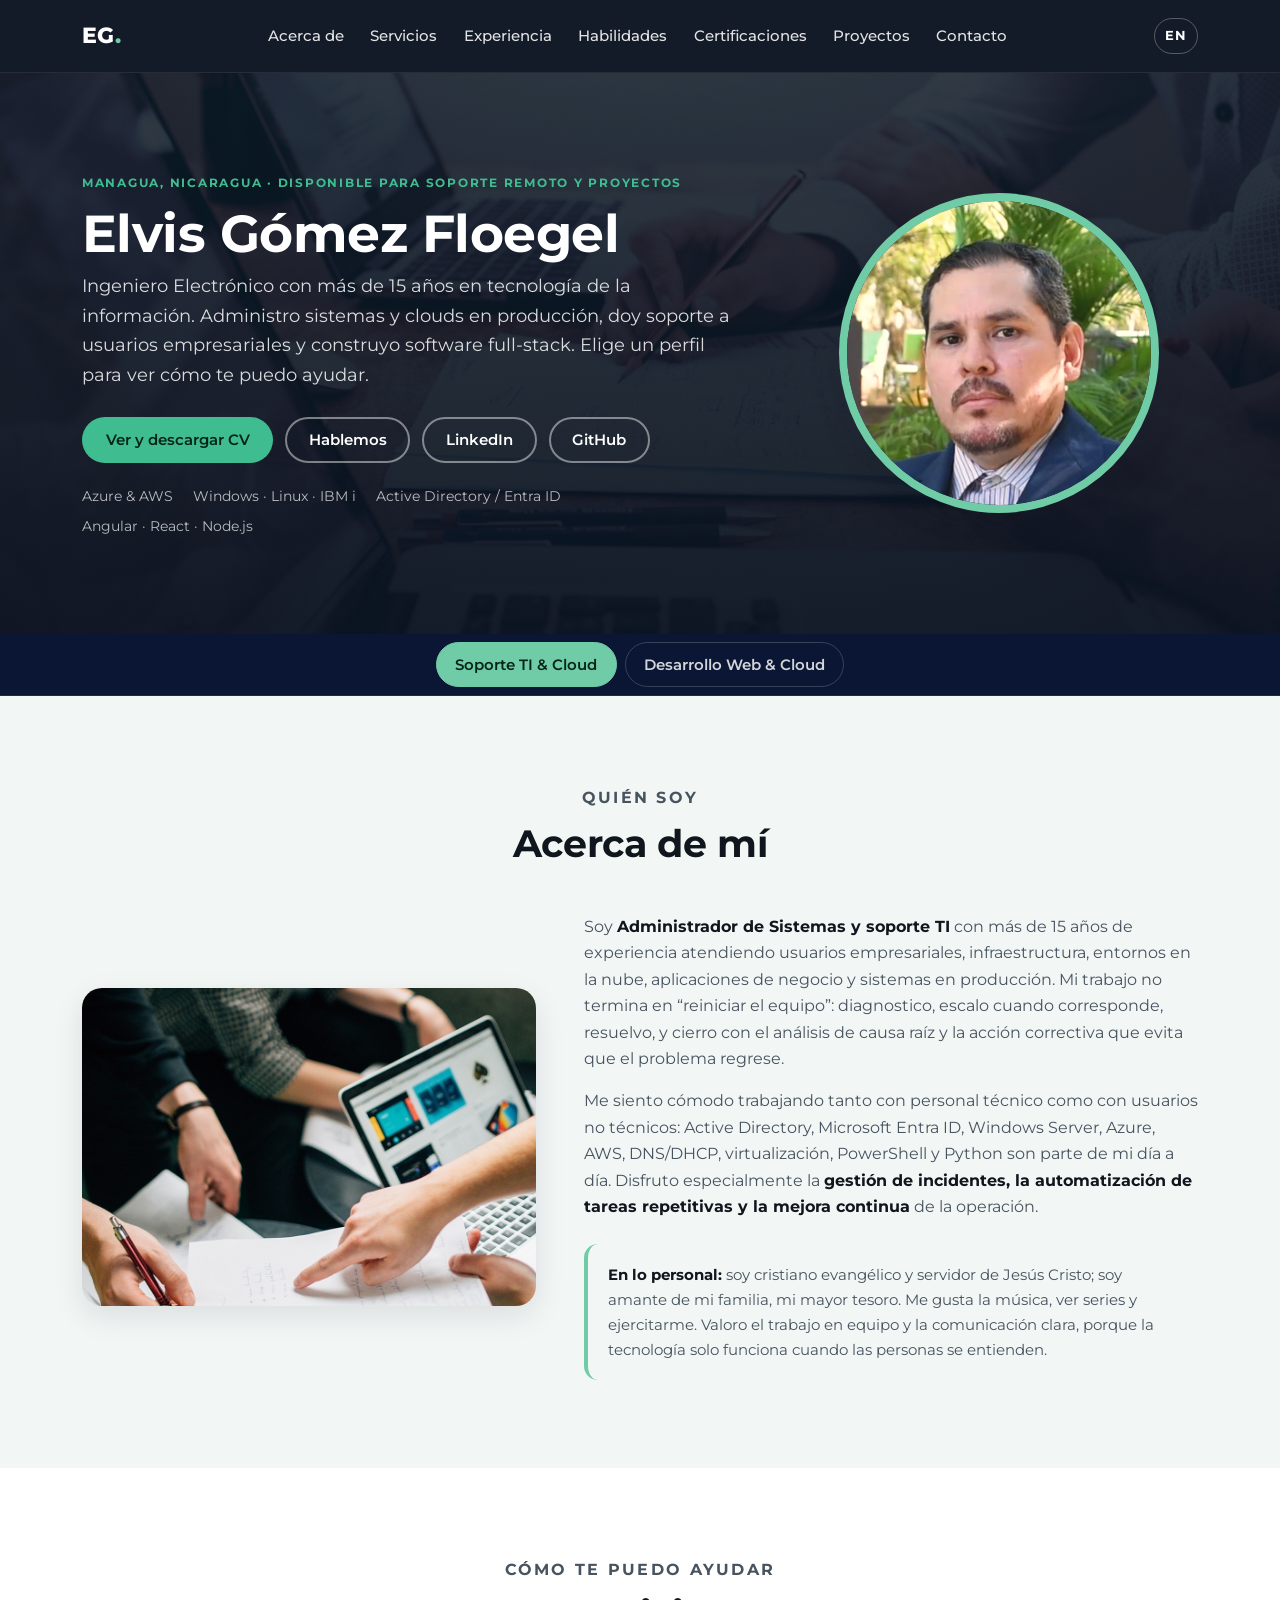
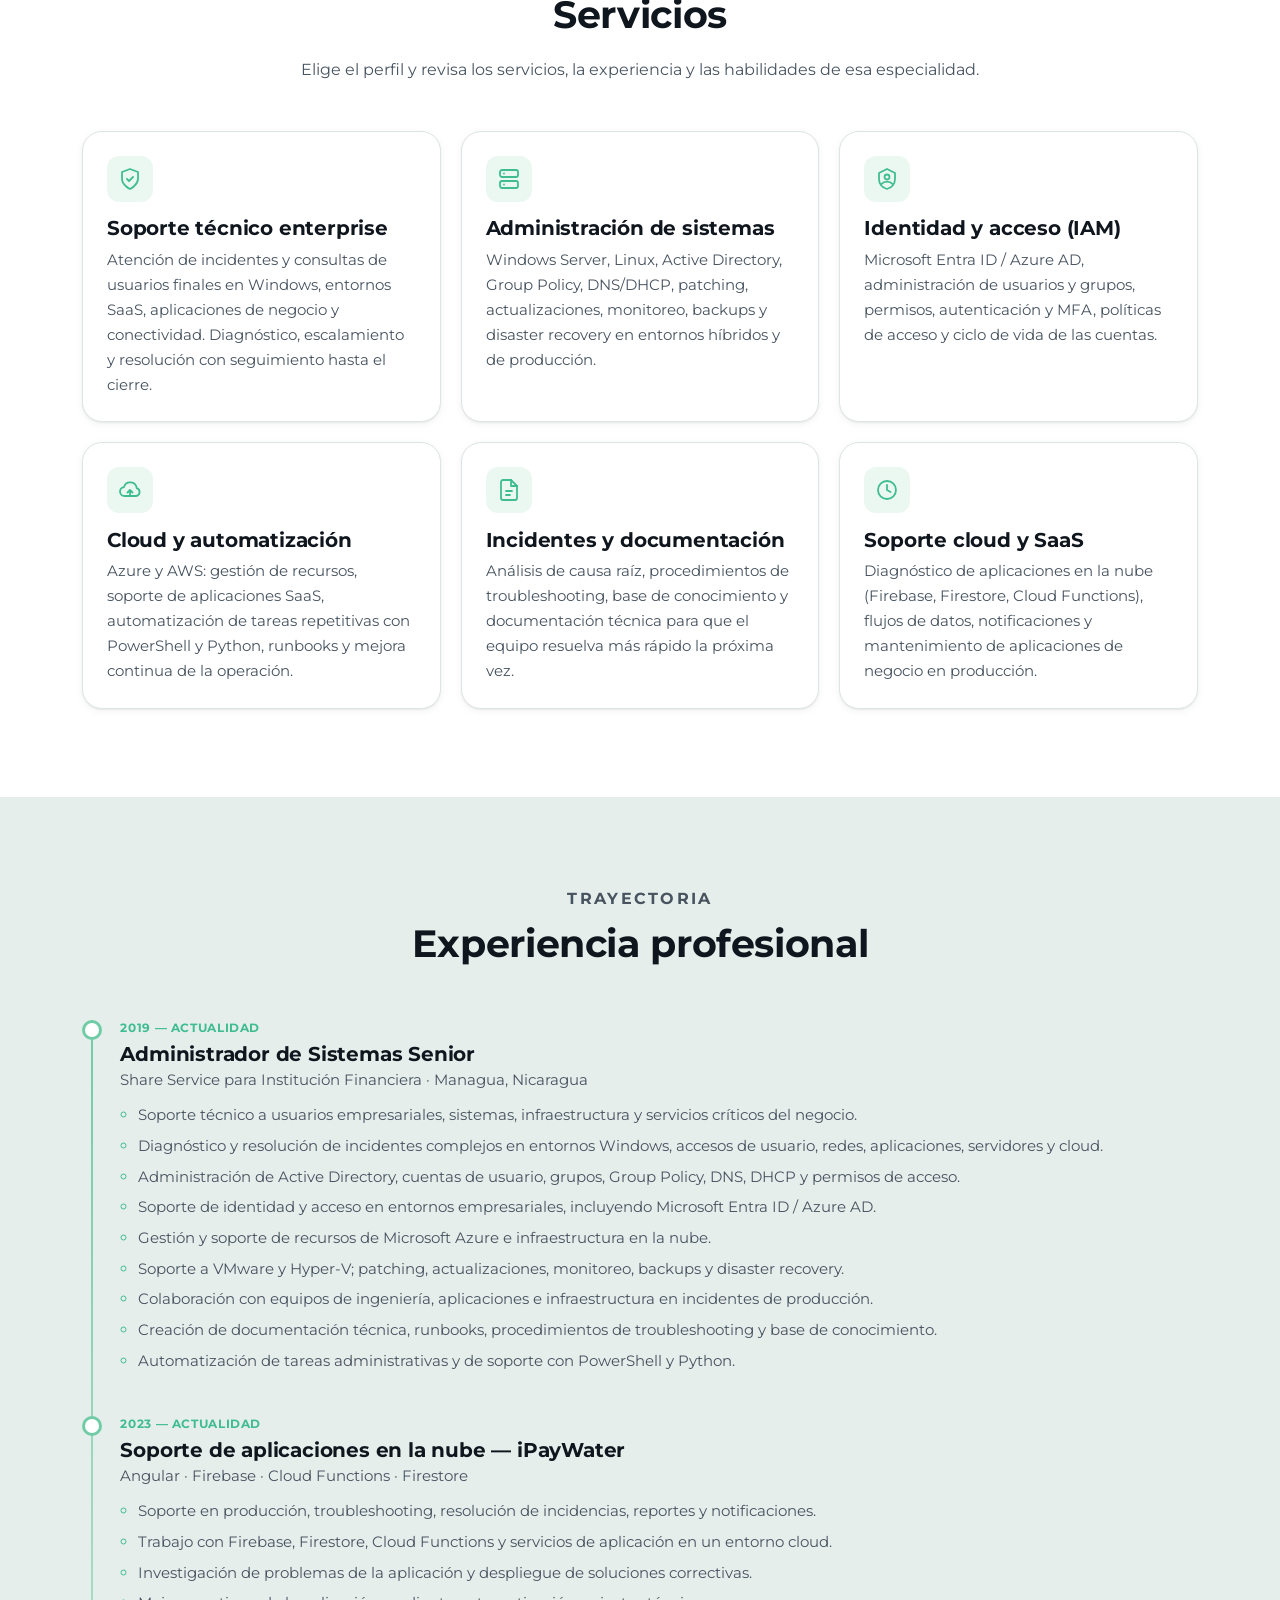
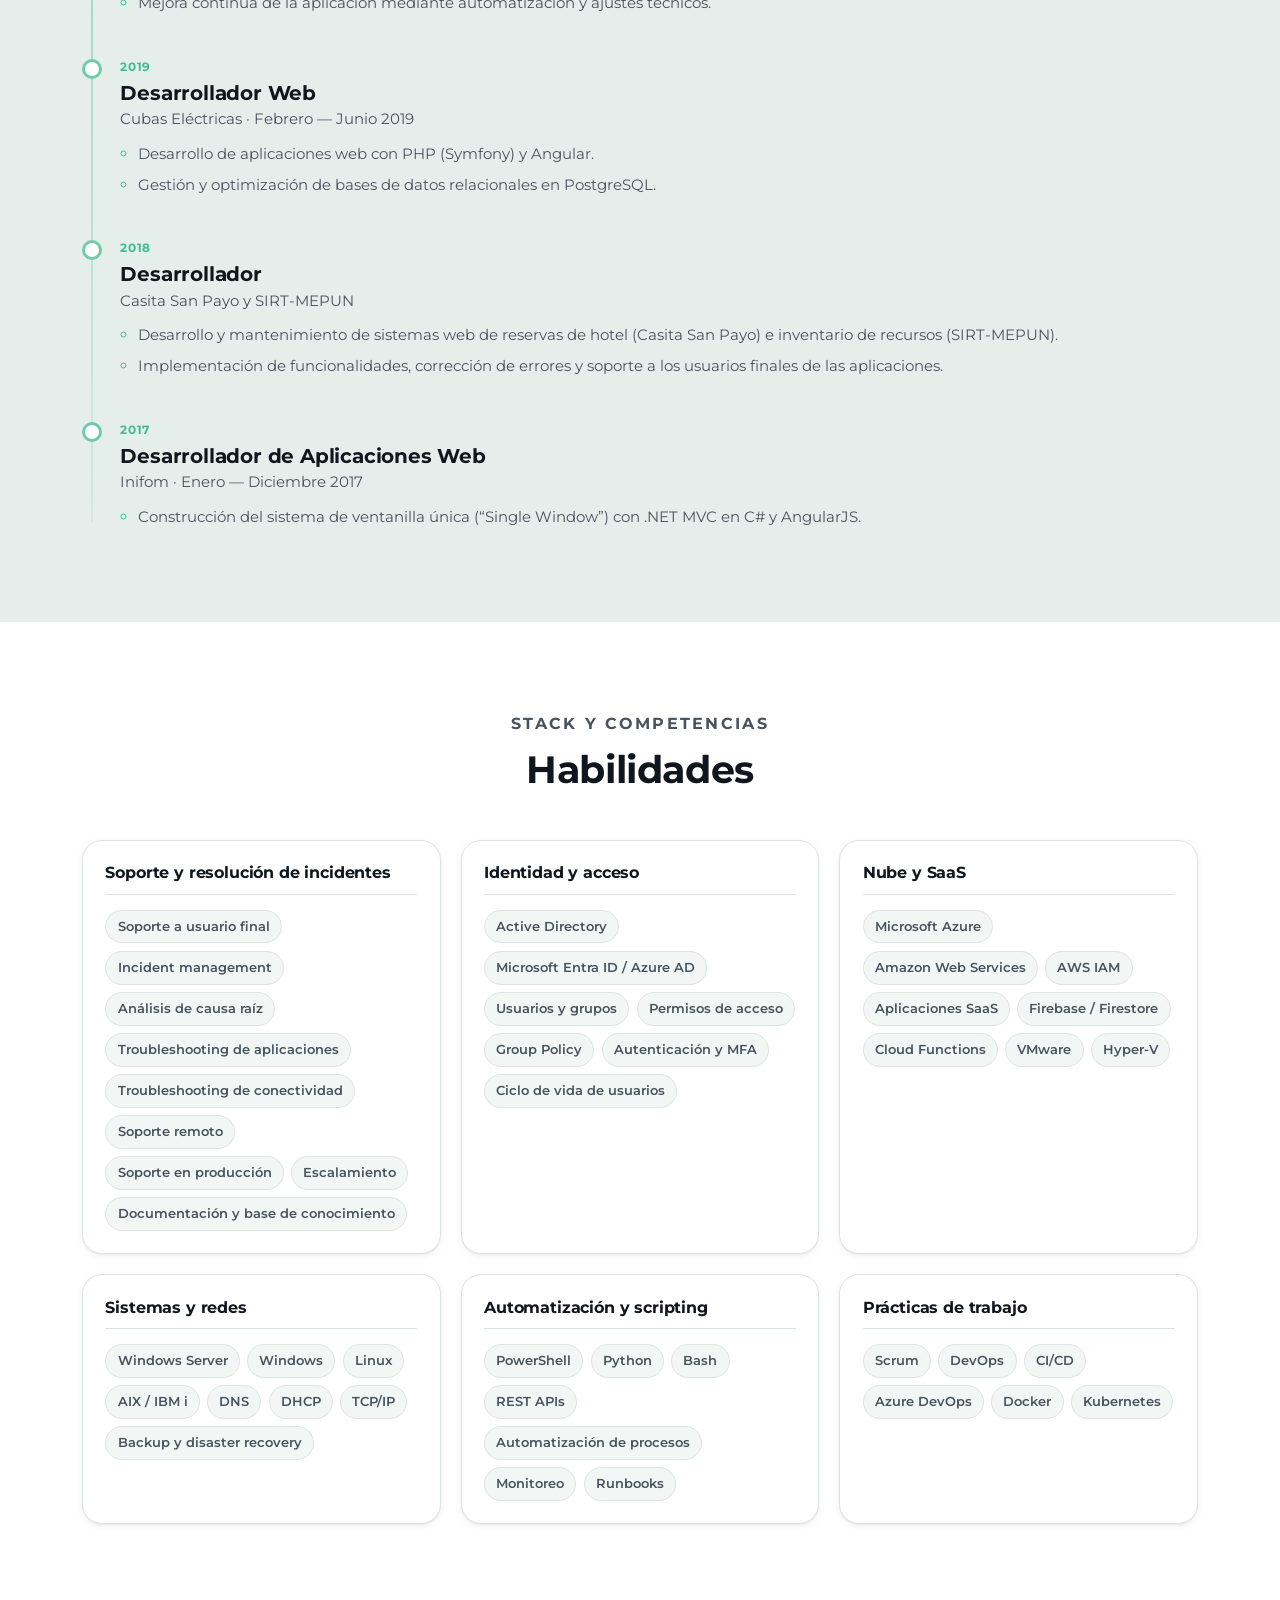
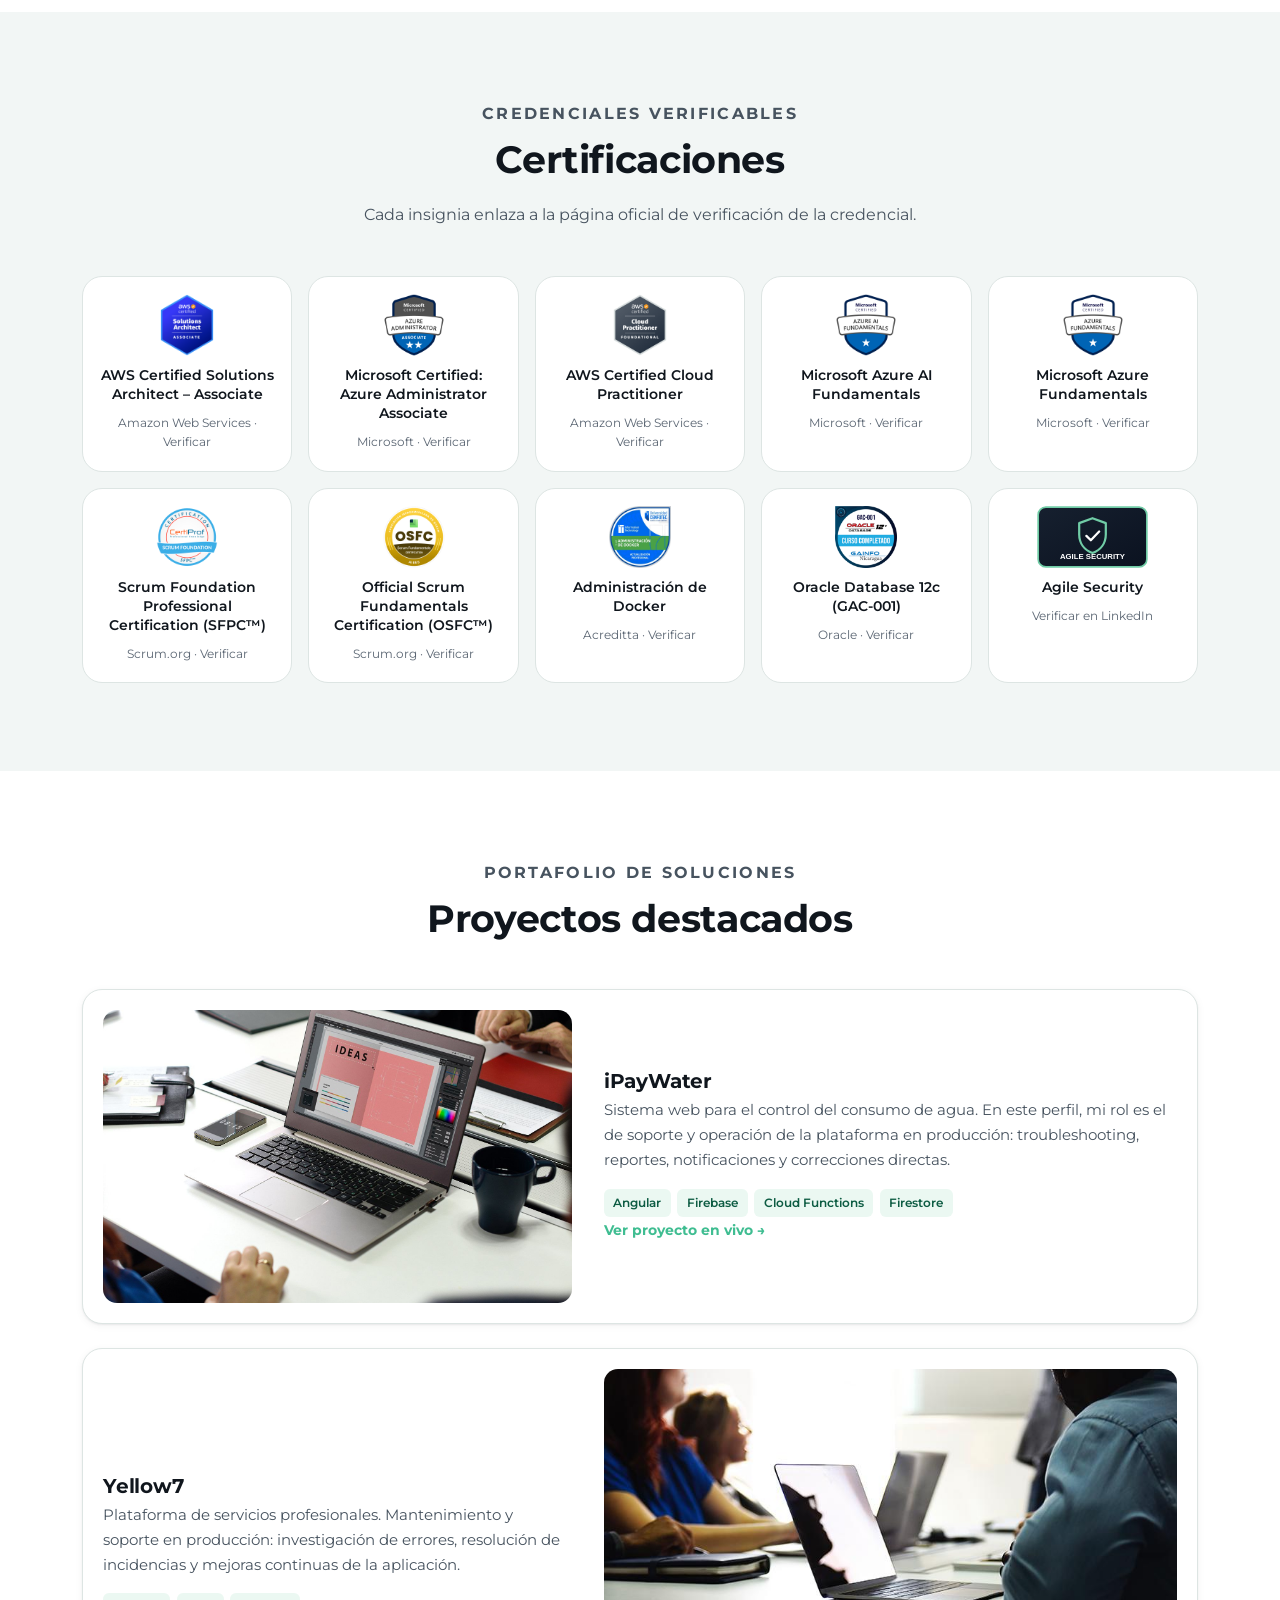
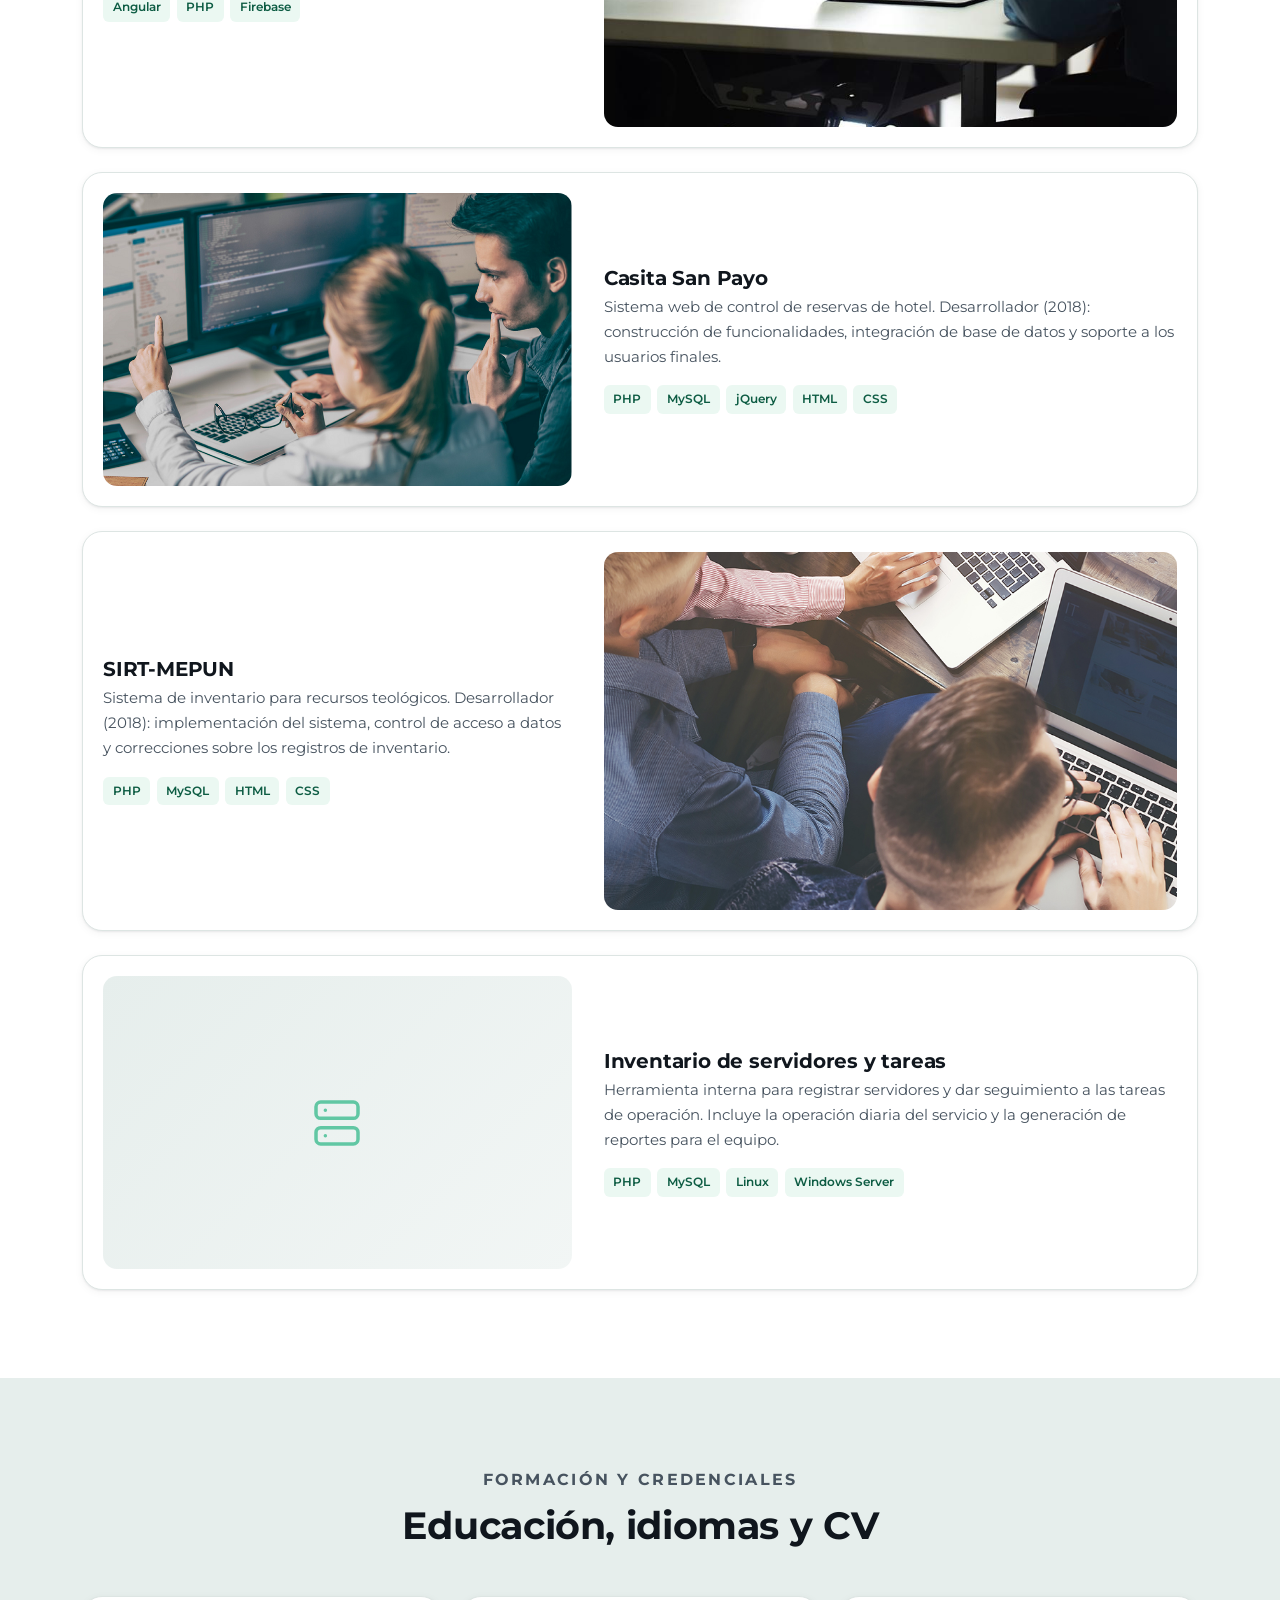
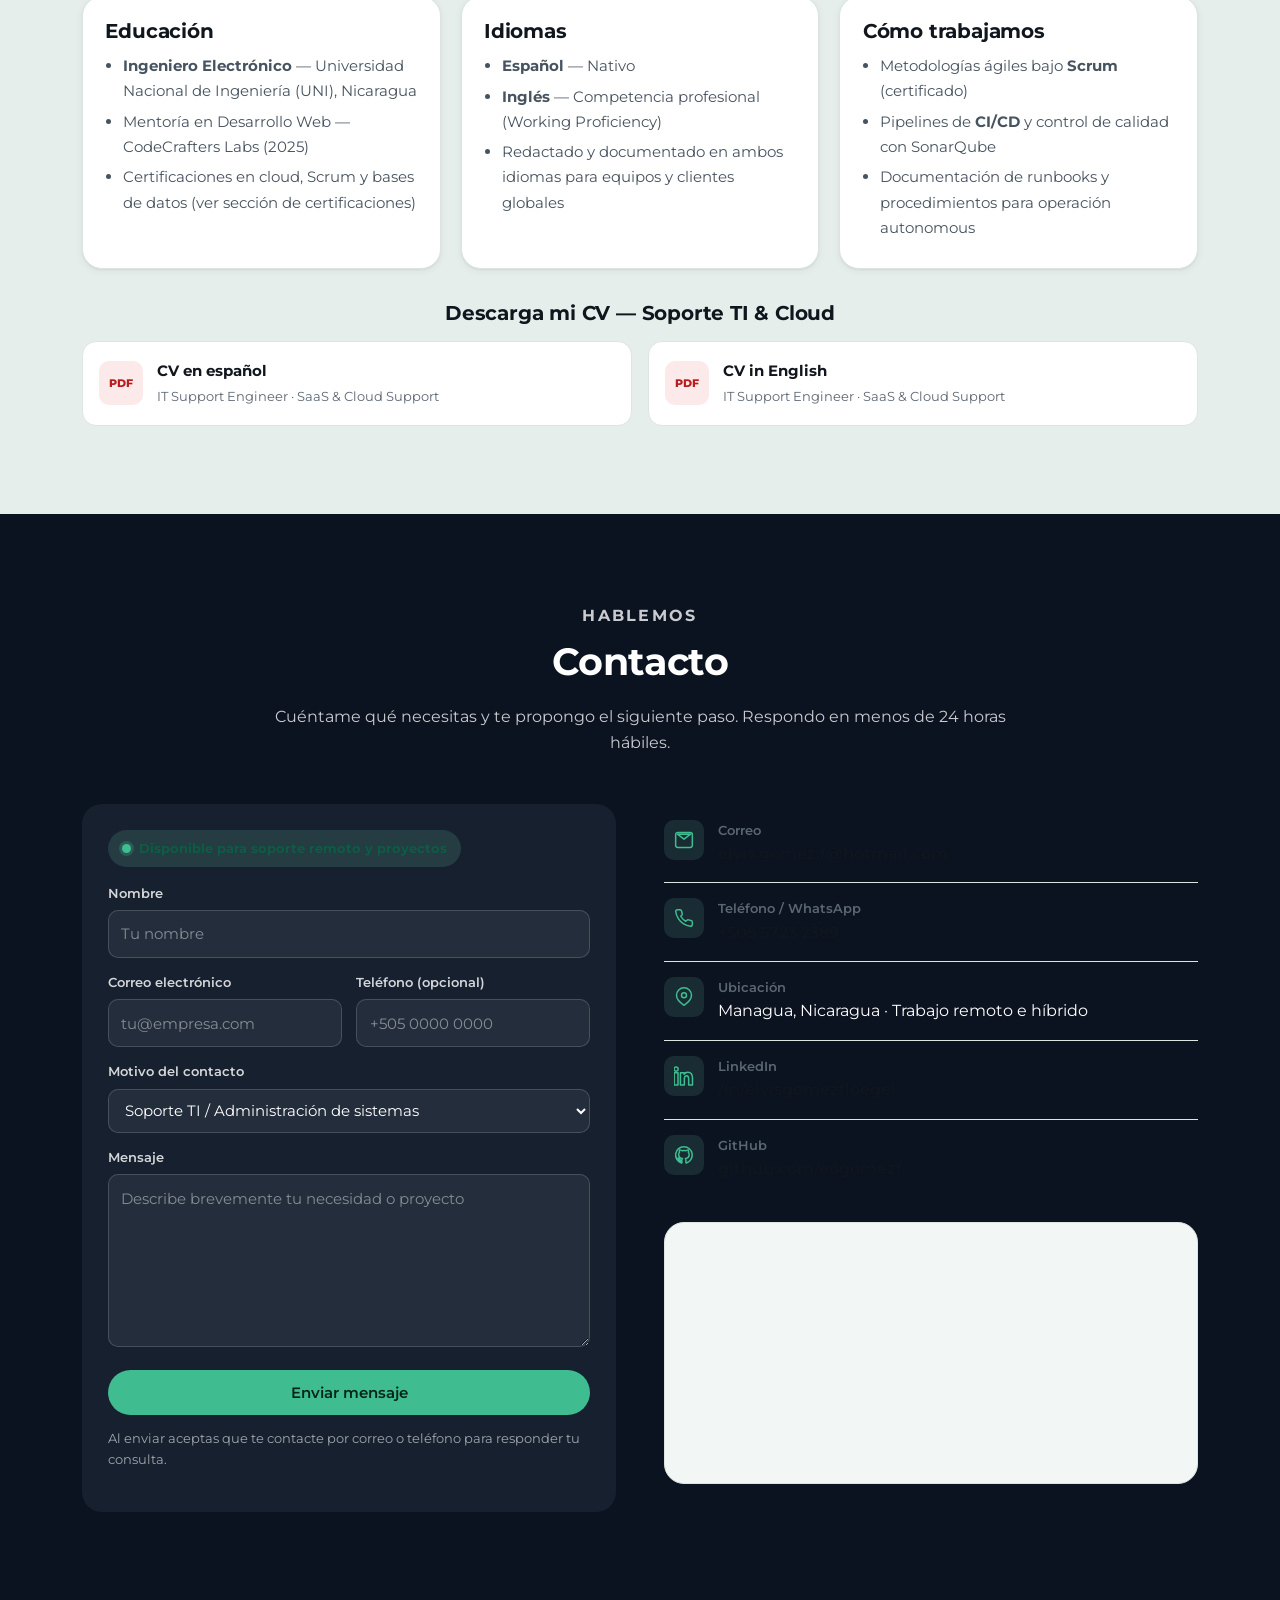
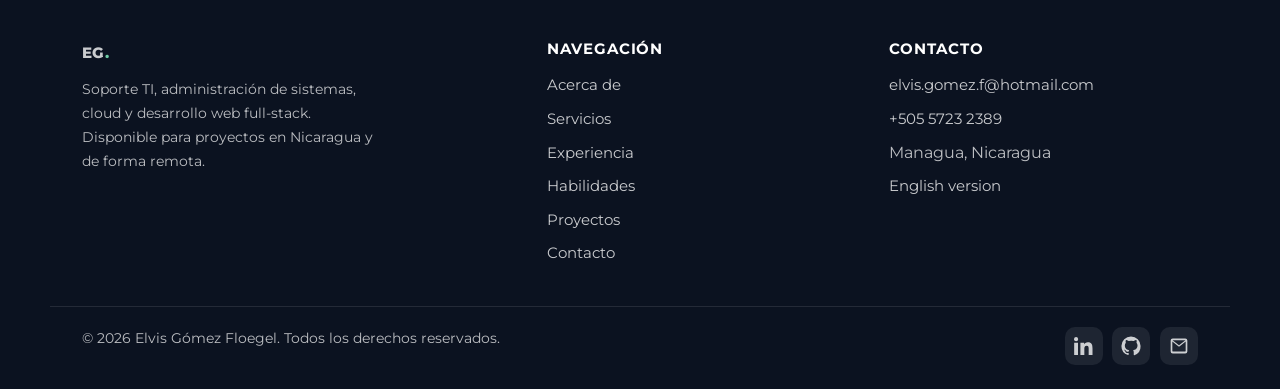
<file: index.html>
<!DOCTYPE html>
<html lang="es">
<head>
  <meta charset="UTF-8">
  <meta name="viewport" content="width=device-width, initial-scale=1.0">

  <title>Elvis Gómez Floegel | Soporte TI & Cloud · Desarrollo Web</title>
  <meta name="description" content="Portafolio de Elvis Gómez Floegel, Ingeniero Electrónico con más de 15 años en TI: soporte técnico enterprise, administración de sistemas, Azure y AWS, Active Directory/Entra ID, y desarrollo web full-stack con Angular, React, Node.js y .NET.">
  <meta name="author" content="Elvis Gómez Floegel">
  <meta name="keywords" content="soporte TI, IT support, sistemas, DevOps, Azure, AWS, Active Directory, Entra ID, administrador de sistemas, desarrollador web, Angular, React, Node.js, Netlify, Managua Nicaragua">
  <meta name="theme-color" content="#0b1220">
  <meta name="robots" content="index, follow">

  <!-- Canonical y versiones de idioma -->
  <link rel="canonical" href="https://loquacious-vacherin-472391.netlify.app/">
  <link rel="alternate" hreflang="es" href="https://loquacious-vacherin-472391.netlify.app/">
  <link rel="alternate" hreflang="en" href="https://loquacious-vacherin-472391.netlify.app/index.en.html">
  <link rel="alternate" hreflang="x-default" href="https://loquacious-vacherin-472391.netlify.app/">

  <!-- Open Graph / Twitter -->
  <meta property="og:type" content="website">
  <meta property="og:locale" content="es_ES">
  <meta property="og:locale:alternate" content="en_US">
  <meta property="og:site_name" content="Elvis Gómez Floegel">
  <meta property="og:title" content="Elvis Gómez Floegel | Soporte TI & Cloud · Desarrollo Web">
  <meta property="og:description" content="Más de 15 años en TI: soporte enterprise, administración de sistemas y cloud (Azure/AWS), IAM y desarrollo web full-stack.">
  <meta property="og:image" content="https://loquacious-vacherin-472391.netlify.app/img/og-image.png">
  <meta property="og:url" content="https://loquacious-vacherin-472391.netlify.app/">
  <meta name="twitter:card" content="summary_large_image">
  <meta name="twitter:title" content="Elvis Gómez Floegel | Soporte TI & Cloud · Desarrollo Web">
  <meta name="twitter:description" content="Soporte enterprise, administración de sistemas y cloud, IAM y desarrollo web full-stack.">
  <meta name="twitter:image" content="https://loquacious-vacherin-472391.netlify.app/img/og-image.png">

  <!-- Iconos -->
  <link rel="icon" href="img/favicon.svg" type="image/svg+xml">
  <link rel="alternate icon" href="img/favicon.ico" sizes="any">
  <link rel="apple-touch-icon" href="img/apple-touch-icon.png">
  <link rel="manifest" href="site.webmanifest">

  <!-- Tipografías -->
  <link rel="preconnect" href="https://fonts.googleapis.com">
  <link rel="preconnect" href="https://fonts.gstatic.com" crossorigin>
  <link href="https://fonts.googleapis.com/css2?family=Montserrat:ital,wght@0,100..900;1,100..900&display=swap" rel="stylesheet">

  <link rel="stylesheet" href="css/styles.css">

  <script type="application/ld+json">
  {
    "@context": "https://schema.org",
    "@type": "Person",
    "name": "Elvis Gómez Floegel",
    "url": "/",
    "image": "/img/Elvis.png",
    "email": "mailto:elvis.gomez.f@hotmail.com",
    "telephone": "+505-57232389",
    "jobTitle": ["IT Support Engineer", "Systems Administrator", "Senior Web Developer", "Cloud Infrastructure Engineer"],
    "description": "Ingeniero Electrónico con más de 15 años en tecnología de la información. Soporte técnico enterprise, administración de sistemas y cloud (Azure y AWS), gestión de identidad y acceso, automatización con PowerShell y Python, y desarrollo web full-stack.",
    "address": {
      "@type": "PostalAddress",
      "addressLocality": "Managua",
      "addressCountry": "NI"
    },
    "alumniOf": {
      "@type": "CollegeOrUniversity",
      "name": "Universidad Nacional de Ingeniería (UNI)"
    },
    "worksFor": {
      "@type": "Organization",
      "name": "Share Service para Institución Financiera"
    },
    "knowsLanguage": ["es", "en"],
    "knowsAbout": [
      "IT Support", "Systems Administration", "Microsoft Azure", "AWS", "Active Directory",
      "Microsoft Entra ID", "VMware", "Hyper-V", "PowerShell", "Python", "DevOps", "CI/CD",
      "Angular", "React", "Next.js", "Node.js", "PHP", ".NET", "Firebase", "PostgreSQL", "Scrum"
    ],
    "sameAs": [
      "https://www.linkedin.com/in/elvisgomezfloegel/",
      "https://github.com/eogomezf"
    ]
  }
  </script>
</head>

<body>
  <a class="skip-link" href="#contenido">Saltar al contenido principal</a>

  <header class="site-header" id="inicio">
    <div class="header-inner">
      <a class="brand" href="#inicio" aria-label="Elvis Gómez Floegel — inicio">EG<span>.</span></a>

      <nav class="main-nav" id="nav-principal" aria-label="Navegación principal">
        <ul>
          <li><a href="#acerca">Acerca de</a></li>
          <li><a href="#servicios">Servicios</a></li>
          <li><a href="#experiencia">Experiencia</a></li>
          <li><a href="#habilidades">Habilidades</a></li>
          <li><a href="#certificaciones">Certificaciones</a></li>
          <li><a href="#proyectos">Proyectos</a></li>
          <li><a href="#contacto">Contacto</a></li>
        </ul>
      </nav>

      <div class="header-actions">
        <a class="lang-switch" href="index.en.html" hreflang="en" lang="en" aria-label="View this site in English / Ver este sitio en inglés">EN</a>
        <button class="nav-toggle" type="button" aria-expanded="false" aria-controls="nav-principal" aria-label="Abrir menú de navegación">
          <span></span><span></span><span></span>
        </button>
      </div>
    </div>
  </header>

  <main id="contenido">

    <!-- ============================ HERO ============================ -->
    <section class="hero">
      <div class="hero-inner">
        <div class="hero-text">
          <p class="eyebrow">Managua, Nicaragua · Disponible para soporte remoto y proyectos</p>
          <h1>Elvis Gómez Floegel</h1>
          <p class="hero-lead">
            Ingeniero Electrónico con más de 15 años en tecnología de la información. Administro sistemas
            y clouds en producción, doy soporte a usuarios empresariales y construyo software full-stack.
            Elige un perfil para ver cómo te puedo ayudar.
          </p>

          <div class="hero-cta">
            <a class="btn btn--primary" href="#cv">Ver y descargar CV</a>
            <a class="btn btn--ghost" href="#contacto">Hablemos</a>
            <a class="btn btn--ghost" href="https://www.linkedin.com/in/elvisgomezfloegel/" target="_blank" rel="noopener noreferrer">LinkedIn</a>
            <a class="btn btn--ghost" href="https://github.com/eogomezf" target="_blank" rel="noopener noreferrer">GitHub</a>
          </div>

          <div class="hero-meta">
            <ul>
              <li>Azure & AWS</li>
              <li>Windows · Linux · IBM i</li>
              <li>Active Directory / Entra ID</li>
              <li>Angular · React · Node.js</li>
            </ul>
          </div>
        </div>

        <div class="hero-photo">
          <img src="img/Elvis.png" alt="Retrato de Elvis Gómez Floegel, ingeniero electrónico y administrador de sistemas" width="320" height="320" fetchpriority="high" decoding="async">
        </div>
      </div>
    </section>

    <!-- ==================== SELECTOR DE PERFIL ==================== -->
    <div class="profile-switcher">
      <div class="profile-switcher-inner" role="tablist" aria-label="Perfil profesional">
        <button class="tab" type="button" role="tab" id="tab-ti" aria-controls="panel-ti" aria-selected="true" data-tab="ti">Soporte TI & Cloud</button>
        <button class="tab" type="button" role="tab" id="tab-dev" aria-controls="panel-dev" aria-selected="false" data-tab="dev" tabindex="-1">Desarrollo Web & Cloud</button>
      </div>
    </div>

    <!-- ========================= ACERCA DE ========================= -->
    <section id="acerca" class="section section--soft">
      <div class="container">
        <div class="section-head">
          <p class="eyebrow">Quién soy</p>
          <h2>Acerca de mí</h2>
        </div>

        <div class="about-grid">
          <div class="about-photo">
            <img src="img/about.jpg" alt="Equipo de trabajo revisando documentación técnica alrededor de una mesa" loading="lazy" decoding="async" width="768" height="512">
          </div>

          <div class="about-copy">
            <div class="panel" data-panel="ti" role="tabpanel" id="panel-ti-about" aria-labelledby="tab-ti">
              <p>
                Soy <strong>Administrador de Sistemas y soporte TI</strong> con más de 15 años de experiencia
                atendiendo usuarios empresariales, infraestructura, entornos en la nube, aplicaciones de
                negocio y sistemas en producción. Mi trabajo no termina en “reiniciar el equipo”:
                diagnostico, escalo cuando corresponde, resuelvo, y cierro con el análisis de causa raíz
                y la acción correctiva que evita que el problema regrese.
              </p>
              <p>
                Me siento cómodo trabajando tanto con personal técnico como con usuarios no técnicos:
                Active Directory, Microsoft Entra ID, Windows Server, Azure, AWS, DNS/DHCP, virtualización,
                PowerShell y Python son parte de mi día a día. Disfruto especialmente la <strong>gestión de
                incidentes, la automatización de tareas repetitivas y la mejora continua</strong> de la operación.
              </p>
            </div>

            <div class="panel" data-panel="dev" role="tabpanel" id="panel-dev-about" aria-labelledby="tab-dev">
              <p>
                Soy <strong>Desarrollador Full-Stack senior</strong> e Ingeniero Electrónico. Construyo
                soluciones web escalables con Angular, React y Next.js, sobre arquitecturas backend en
                Node.js, PHP y .NET, con base de datos en PostgreSQL, MySQL, SQL Server, MongoDB y Firebase.
              </p>
              <p>
                Además de escribir código, me encargo de la <strong>infraestructura que lo sostiene</strong>:
                entornos Linux y Windows Server, virtualización, pipelines de CI/CD con Jenkins, Azure DevOps
                y SonarQube, y automatización con Ansible. Lidero equipos ágiles bajo Scrum y me gusta que
                los productos que entregamos se puedan medir en la operación real.
              </p>
            </div>

            <div class="personal">
              <strong>En lo personal:</strong> soy cristiano evangélico y servidor de Jesús Cristo;
              soy amante de mi familia, mi mayor tesoro. Me gusta la música, ver series y ejercitarme.
              Valoro el trabajo en equipo y la comunicación clara, porque la tecnología solo funciona
              cuando las personas se entienden.
            </div>
          </div>
        </div>
      </div>
    </section>

    <!-- ========================== SERVICIOS ========================= -->
    <section id="servicios" class="section">
      <div class="container">
        <div class="section-head">
          <p class="eyebrow">Cómo te puedo ayudar</p>
          <h2>Servicios</h2>
          <p>Elige el perfil y revisa los servicios, la experiencia y las habilidades de esa especialidad.</p>
        </div>

        <div class="panel" data-panel="ti" role="tabpanel" id="panel-ti-servicios" aria-labelledby="tab-ti">
          <div class="cards">
            <article class="card">
              <div class="card-icon" aria-hidden="true">
                <svg viewBox="0 0 24 24" fill="none" stroke="currentColor" stroke-width="1.8" stroke-linecap="round" stroke-linejoin="round"><path d="M12 22s8-4 8-10V5l-8-3-8 3v7c0 6 8 10 8 10z"/><path d="M9 12l2 2 4-4"/></svg>
              </div>
              <h3>Soporte técnico enterprise</h3>
              <p>Atención de incidentes y consultas de usuarios finales en Windows, entornos SaaS, aplicaciones de negocio y conectividad. Diagnóstico, escalamiento y resolución con seguimiento hasta el cierre.</p>
            </article>

            <article class="card">
              <div class="card-icon" aria-hidden="true">
                <svg viewBox="0 0 24 24" fill="none" stroke="currentColor" stroke-width="1.8" stroke-linecap="round" stroke-linejoin="round"><rect x="3" y="3" width="18" height="7" rx="2"/><rect x="3" y="14" width="18" height="7" rx="2"/><path d="M7 6.5h.01M7 17.5h.01"/></svg>
              </div>
              <h3>Administración de sistemas</h3>
              <p>Windows Server, Linux, Active Directory, Group Policy, DNS/DHCP, patching, actualizaciones, monitoreo, backups y disaster recovery en entornos híbridos y de producción.</p>
            </article>

            <article class="card">
              <div class="card-icon" aria-hidden="true">
                <svg viewBox="0 0 24 24" fill="none" stroke="currentColor" stroke-width="1.8" stroke-linecap="round" stroke-linejoin="round"><path d="M12 2l8 4v6c0 5-3.4 8.8-8 10-4.6-1.2-8-5-8-10V6l8-4z"/><circle cx="12" cy="10" r="2.5"/><path d="M6.5 17c1.3-1.6 3.2-2.4 5.5-2.4s4.2.8 5.5 2.4"/></svg>
              </div>
              <h3>Identidad y acceso (IAM)</h3>
              <p>Microsoft Entra ID / Azure AD, administración de usuarios y grupos, permisos, autenticación y MFA, políticas de acceso y ciclo de vida de las cuentas.</p>
            </article>

            <article class="card">
              <div class="card-icon" aria-hidden="true">
                <svg viewBox="0 0 24 24" fill="none" stroke="currentColor" stroke-width="1.8" stroke-linecap="round" stroke-linejoin="round"><path d="M6.5 18a4.5 4.5 0 0 1-.5-8.97A6.5 6.5 0 0 1 18.7 10.2 4 4 0 0 1 18 18H6.5z"/><path d="M12 12v6M9.5 14.5L12 12l2.5 2.5"/></svg>
              </div>
              <h3>Cloud y automatización</h3>
              <p>Azure y AWS: gestión de recursos, soporte de aplicaciones SaaS, automatización de tareas repetitivas con PowerShell y Python, runbooks y mejora continua de la operación.</p>
            </article>

            <article class="card">
              <div class="card-icon" aria-hidden="true">
                <svg viewBox="0 0 24 24" fill="none" stroke="currentColor" stroke-width="1.8" stroke-linecap="round" stroke-linejoin="round"><path d="M14 2H6a2 2 0 0 0-2 2v16a2 2 0 0 0 2 2h12a2 2 0 0 0 2-2V8z"/><path d="M14 2v6h6M9 13h6M9 17h4"/></svg>
              </div>
              <h3>Incidentes y documentación</h3>
              <p>Análisis de causa raíz, procedimientos de troubleshooting, base de conocimiento y documentación técnica para que el equipo resuelva más rápido la próxima vez.</p>
            </article>

            <article class="card">
              <div class="card-icon" aria-hidden="true">
                <svg viewBox="0 0 24 24" fill="none" stroke="currentColor" stroke-width="1.8" stroke-linecap="round" stroke-linejoin="round"><circle cx="12" cy="12" r="9"/><path d="M12 7v5l3.5 2"/></svg>
              </div>
              <h3>Soporte cloud y SaaS</h3>
              <p>Diagnóstico de aplicaciones en la nube (Firebase, Firestore, Cloud Functions), flujos de datos, notificaciones y mantenimiento de aplicaciones de negocio en producción.</p>
            </article>
          </div>
        </div>

        <div class="panel" data-panel="dev" role="tabpanel" id="panel-dev-servicios" aria-labelledby="tab-dev">
          <div class="cards">
            <article class="card">
              <div class="card-icon" aria-hidden="true">
                <svg viewBox="0 0 24 24" fill="none" stroke="currentColor" stroke-width="1.8" stroke-linecap="round" stroke-linejoin="round"><path d="M8 8l-4 4 4 4M16 8l4 4-4 4M14 4l-4 16"/></svg>
              </div>
              <h3>Frontend</h3>
              <p>Angular, React, Next.js, TypeScript y JavaScript moderno. Interfaces accesibles, responsivas y pensadas para escalar en componentes y en tamaño del equipo.</p>
            </article>

            <article class="card">
              <div class="card-icon" aria-hidden="true">
                <svg viewBox="0 0 24 24" fill="none" stroke="currentColor" stroke-width="1.8" stroke-linecap="round" stroke-linejoin="round"><ellipse cx="12" cy="5.5" rx="8" ry="3"/><path d="M4 5.5v13c0 1.7 3.6 3 8 3s8-1.3 8-3v-13"/><path d="M4 12c0 1.7 3.6 3 8 3s8-1.3 8-3"/></svg>
              </div>
              <h3>Backend y APIs</h3>
              <p>Node.js y Express, PHP con Laravel y Symfony, .NET MVC en C#, APIs REST y GraphQL, autenticación segura con JWT/OAuth y arquitectura MVC.</p>
            </article>

            <article class="card">
              <div class="card-icon" aria-hidden="true">
                <svg viewBox="0 0 24 24" fill="none" stroke="currentColor" stroke-width="1.8" stroke-linecap="round" stroke-linejoin="round"><ellipse cx="12" cy="5.5" rx="8" ry="3"/><path d="M4 5.5v13c0 1.7 3.6 3 8 3s8-1.3 8-3v-13"/><path d="M4 12c0 1.7 3.6 3 8 3s8-1.3 8-3"/></svg>
              </div>
              <h3>Bases de datos</h3>
              <p>PostgreSQL, MySQL, SQL Server, MongoDB y Firebase (Firestore/Realtime): modelado, optimización de consultas, migraciones e índices.</p>
            </article>

            <article class="card">
              <div class="card-icon" aria-hidden="true">
                <svg viewBox="0 0 24 24" fill="none" stroke="currentColor" stroke-width="1.8" stroke-linecap="round" stroke-linejoin="round"><path d="M4 7h16M4 12h16M4 17h10"/><circle cx="18" cy="17" r="2.5"/></svg>
              </div>
              <h3>Cloud, CI/CD y automatización</h3>
              <p>AWS y Azure, Jenkins, Azure DevOps, SonarQube, Ansible y Git: pipelines automatizados, calidad de código y despliegue predecible entre entornos.</p>
            </article>

            <article class="card">
              <div class="card-icon" aria-hidden="true">
                <svg viewBox="0 0 24 24" fill="none" stroke="currentColor" stroke-width="1.8" stroke-linecap="round" stroke-linejoin="round"><rect x="3" y="3" width="18" height="7" rx="2"/><rect x="3" y="14" width="18" height="7" rx="2"/><path d="M7 6.5h.01M7 17.5h.01"/></svg>
              </div>
              <h3>Entornos e infraestructura</h3>
              <p>Arquitectura y gestión de servidores Linux (RedHat) y Windows Server, virtualización, entornos de desarrollo y staging, monitoreo y respaldo.</p>
            </article>

            <article class="card">
              <div class="card-icon" aria-hidden="true">
                <svg viewBox="0 0 24 24" fill="none" stroke="currentColor" stroke-width="1.8" stroke-linecap="round" stroke-linejoin="round"><circle cx="9" cy="8" r="3"/><path d="M3 20c0-3.3 2.7-6 6-6s6 2.7 6 6"/><path d="M16 11h5M18.5 8.5v5"/></svg>
              </div>
              <h3>Mentoría y formación</h3>
              <p>Programa de mentoría en desarrollo web (CodeCrafters Labs, 2025): formación intensiva en React, Next.js, Node.js, GraphQL y bases de datos.</p>
            </article>
          </div>
        </div>
      </div>
    </section>

    <!-- ========================= EXPERIENCIA ========================= -->
    <section id="experiencia" class="section section--light">
      <div class="container">
        <div class="section-head">
          <p class="eyebrow">Trayectoria</p>
          <h2>Experiencia profesional</h2>
        </div>

        <div class="panel" data-panel="ti" role="tabpanel" id="panel-ti-experiencia" aria-labelledby="tab-ti">
          <ol class="timeline">
            <li class="timeline-item">
              <span class="timeline-date">2019 — Actualidad</span>
              <h3>Administrador de Sistemas Senior</h3>
              <p class="timeline-role">Share Service para Institución Financiera · Managua, Nicaragua</p>
              <ul>
                <li>Soporte técnico a usuarios empresariales, sistemas, infraestructura y servicios críticos del negocio.</li>
                <li>Diagnóstico y resolución de incidentes complejos en entornos Windows, accesos de usuario, redes, aplicaciones, servidores y cloud.</li>
                <li>Administración de Active Directory, cuentas de usuario, grupos, Group Policy, DNS, DHCP y permisos de acceso.</li>
                <li>Soporte de identidad y acceso en entornos empresariales, incluyendo Microsoft Entra ID / Azure AD.</li>
                <li>Gestión y soporte de recursos de Microsoft Azure e infraestructura en la nube.</li>
                <li>Soporte a VMware y Hyper-V; patching, actualizaciones, monitoreo, backups y disaster recovery.</li>
                <li>Colaboración con equipos de ingeniería, aplicaciones e infraestructura en incidentes de producción.</li>
                <li>Creación de documentación técnica, runbooks, procedimientos de troubleshooting y base de conocimiento.</li>
                <li>Automatización de tareas administrativas y de soporte con PowerShell y Python.</li>
              </ul>
            </li>

            <li class="timeline-item">
              <span class="timeline-date">2023 — Actualidad</span>
              <h3>Soporte de aplicaciones en la nube — iPayWater</h3>
              <p class="timeline-role">Angular · Firebase · Cloud Functions · Firestore</p>
              <ul>
                <li>Soporte en producción, troubleshooting, resolución de incidencias, reportes y notificaciones.</li>
                <li>Trabajo con Firebase, Firestore, Cloud Functions y servicios de aplicación en un entorno cloud.</li>
                <li>Investigación de problemas de la aplicación y despliegue de soluciones correctivas.</li>
                <li>Mejora continua de la aplicación mediante automatización y ajustes técnicos.</li>
              </ul>
            </li>

            <li class="timeline-item">
              <span class="timeline-date">2019</span>
              <h3>Desarrollador Web</h3>
              <p class="timeline-role">Cubas Eléctricas · Febrero — Junio 2019</p>
              <ul>
                <li>Desarrollo de aplicaciones web con PHP (Symfony) y Angular.</li>
                <li>Gestión y optimización de bases de datos relacionales en PostgreSQL.</li>
              </ul>
            </li>

            <li class="timeline-item">
              <span class="timeline-date">2018</span>
              <h3>Desarrollador</h3>
              <p class="timeline-role">Casita San Payo y SIRT-MEPUN</p>
              <ul>
                <li>Desarrollo y mantenimiento de sistemas web de reservas de hotel (Casita San Payo) e inventario de recursos (SIRT-MEPUN).</li>
                <li>Implementación de funcionalidades, corrección de errores y soporte a los usuarios finales de las aplicaciones.</li>
              </ul>
            </li>

            <li class="timeline-item">
              <span class="timeline-date">2017</span>
              <h3>Desarrollador de Aplicaciones Web</h3>
              <p class="timeline-role">Inifom · Enero — Diciembre 2017</p>
              <ul>
                <li>Construcción del sistema de ventanilla única (“Single Window”) con .NET MVC en C# y AngularJS.</li>
              </ul>
            </li>
          </ol>
        </div>

        <div class="panel" data-panel="dev" role="tabpanel" id="panel-dev-experiencia" aria-labelledby="tab-dev">
          <ol class="timeline">
            <li class="timeline-item">
              <span class="timeline-date">2019 — Actualidad</span>
              <h3>Dev & Staging Environment Manager · Full-Stack</h3>
              <p class="timeline-role">Share Service para Institución Financiera · Managua, Nicaragua</p>
              <ul>
                <li>Arquitectura y gestión de entornos web sobre Linux (RedHat) y Windows Server.</li>
                <li>Desarrollo de un sistema propio de inventario de servidores y gestión de tareas en PHP y MySQL.</li>
                <li>Liderazgo de la automatización de CI/CD con Jenkins, Azure DevOps y SonarQube.</li>
                <li>Coordinación de despliegues entre entornos de desarrollo, pruebas y producción.</li>
              </ul>
            </li>

            <li class="timeline-item">
              <span class="timeline-date">Julio 2025</span>
              <h3>Mentoría en Desarrollo Web</h3>
              <p class="timeline-role">CodeCrafters Labs</p>
              <ul>
                <li>Formación intensiva en React y Next.js para soluciones frontend de alto rendimiento.</li>
                <li>Desarrollo de servicios escalables con Node.js, Express y GraphQL.</li>
                <li>Implementación avanzada de MongoDB y PostgreSQL.</li>
                <li>Fundamentos de ingeniería: APIs REST, arquitectura MVC y autenticación segura con JWT/OAuth.</li>
              </ul>
            </li>

            <li class="timeline-item">
              <span class="timeline-date">2023 — Actualidad</span>
              <h3>Full-Stack Developer — iPayWater</h3>
              <p class="timeline-role">Angular 17 · Firebase · Cloud Functions · FCM</p>
              <ul>
                <li>Desarrollo de la plataforma de control de consumo de agua en Angular 17 y Firebase.</li>
                <li>Implementación de lógica serverless con Firebase Functions y notificaciones en tiempo real con FCM.</li>
              </ul>
            </li>

            <li class="timeline-item">
              <span class="timeline-date">2019</span>
              <h3>Web Developer</h3>
              <p class="timeline-role">Cubas Eléctricas · Febrero — Junio 2019</p>
              <ul>
                <li>Desarrollo de aplicaciones web con PHP (Symfony) y Angular.</li>
                <li>Gestión y optimización de bases de datos relacionales en PostgreSQL.</li>
              </ul>
            </li>

            <li class="timeline-item">
              <span class="timeline-date">2018</span>
              <h3>Desarrollador</h3>
              <p class="timeline-role">Casita San Payo y SIRT-MEPUN</p>
              <ul>
                <li>Desarrollo de los sistemas web de reservas de hotel (Casita San Payo) y de inventario de recursos teológicos (SIRT-MEPUN).</li>
                <li>Desarrollo de funcionalidades, integración de base de datos MySQL y soporte a usuarios finales.</li>
              </ul>
            </li>

            <li class="timeline-item">
              <span class="timeline-date">2017</span>
              <h3>Web App Developer</h3>
              <p class="timeline-role">Inifom · Enero — Diciembre 2017</p>
              <ul>
                <li>Construcción del sistema “Single Window” con .NET MVC en C# y AngularJS.</li>
              </ul>
            </li>
          </ol>
        </div>
      </div>
    </section>

    <!-- ========================= HABILIDADES ========================= -->
    <section id="habilidades" class="section">
      <div class="container">
        <div class="section-head">
          <p class="eyebrow">Stack y competencias</p>
          <h2>Habilidades</h2>
        </div>

        <div class="panel" data-panel="ti" role="tabpanel" id="panel-ti-habilidades" aria-labelledby="tab-ti">
          <div class="skill-groups">
            <article class="skill-group">
              <h3>Soporte y resolución de incidentes</h3>
              <ul class="chips">
                <li>Soporte a usuario final</li>
                <li>Incident management</li>
                <li>Análisis de causa raíz</li>
                <li>Troubleshooting de aplicaciones</li>
                <li>Troubleshooting de conectividad</li>
                <li>Soporte remoto</li>
                <li>Soporte en producción</li>
                <li>Escalamiento</li>
                <li>Documentación y base de conocimiento</li>
              </ul>
            </article>

            <article class="skill-group">
              <h3>Identidad y acceso</h3>
              <ul class="chips">
                <li>Active Directory</li>
                <li>Microsoft Entra ID / Azure AD</li>
                <li>Usuarios y grupos</li>
                <li>Permisos de acceso</li>
                <li>Group Policy</li>
                <li>Autenticación y MFA</li>
                <li>Ciclo de vida de usuarios</li>
              </ul>
            </article>

            <article class="skill-group">
              <h3>Nube y SaaS</h3>
              <ul class="chips">
                <li>Microsoft Azure</li>
                <li>Amazon Web Services</li>
                <li>AWS IAM</li>
                <li>Aplicaciones SaaS</li>
                <li>Firebase / Firestore</li>
                <li>Cloud Functions</li>
                <li>VMware</li>
                <li>Hyper-V</li>
              </ul>
            </article>

            <article class="skill-group">
              <h3>Sistemas y redes</h3>
              <ul class="chips">
                <li>Windows Server</li>
                <li>Windows</li>
                <li>Linux</li>
                <li>AIX / IBM i</li>
                <li>DNS</li>
                <li>DHCP</li>
                <li>TCP/IP</li>
                <li>Backup y disaster recovery</li>
              </ul>
            </article>

            <article class="skill-group">
              <h3>Automatización y scripting</h3>
              <ul class="chips">
                <li>PowerShell</li>
                <li>Python</li>
                <li>Bash</li>
                <li>REST APIs</li>
                <li>Automatización de procesos</li>
                <li>Monitoreo</li>
                <li>Runbooks</li>
              </ul>
            </article>

            <article class="skill-group">
              <h3>Prácticas de trabajo</h3>
              <ul class="chips">
                <li>Scrum</li>
                <li>DevOps</li>
                <li>CI/CD</li>
                <li>Azure DevOps</li>
                <li>Docker</li>
                <li>Kubernetes</li>
              </ul>
            </article>
          </div>
        </div>

        <div class="panel" data-panel="dev" role="tabpanel" id="panel-dev-habilidades" aria-labelledby="tab-dev">
          <div class="skill-groups">
            <article class="skill-group">
              <h3>Frontend</h3>
              <ul class="chips">
                <li>React</li>
                <li>Next.js</li>
                <li>Angular 12–17</li>
                <li>JavaScript (ES6+)</li>
                <li>TypeScript</li>
                <li>jQuery</li>
                <li>HTML5</li>
                <li>CSS3</li>
              </ul>
            </article>

            <article class="skill-group">
              <h3>Backend y APIs</h3>
              <ul class="chips">
                <li>Node.js</li>
                <li>Express</li>
                <li>PHP (Laravel, Symfony)</li>
                <li>.NET MVC (C#)</li>
                <li>GraphQL</li>
                <li>REST APIs</li>
                <li>JWT / OAuth</li>
              </ul>
            </article>

            <article class="skill-group">
              <h3>Bases de datos</h3>
              <ul class="chips">
                <li>PostgreSQL</li>
                <li>MySQL</li>
                <li>SQL Server</li>
                <li>Oracle 12c</li>
                <li>MongoDB</li>
                <li>Firebase (Firestore / Realtime)</li>
              </ul>
            </article>

            <article class="skill-group">
              <h3>Cloud y DevOps</h3>
              <ul class="chips">
                <li>AWS (Solutions Architect)</li>
                <li>Microsoft Azure</li>
                <li>Jenkins</li>
                <li>Azure DevOps</li>
                <li>SonarQube</li>
                <li>Ansible</li>
                <li>Docker</li>
                <li>Kubernetes</li>
                <li>Git / GitHub</li>
              </ul>
            </article>

            <article class="skill-group">
              <h3>Infraestructura</h3>
              <ul class="chips">
                <li>Linux (RedHat)</li>
                <li>Windows Server</li>
                <li>VMware</li>
                <li>Hyper-V</li>
                <li>Entornos Dev / Staging</li>
                <li>Monitoreo y respaldos</li>
              </ul>
            </article>

            <article class="skill-group">
              <h3>Metodologías y prácticas</h3>
              <ul class="chips">
                <li>Scrum (certificado)</li>
                <li>Arquitectura MVC</li>
                <li>Pruebas unitarias</li>
                <li>CI/CD</li>
                <li>Mentoría técnica</li>
              </ul>
            </article>
          </div>
        </div>
      </div>
    </section>

    <!-- ====================== CERTIFICACIONES ====================== -->
    <section id="certificaciones" class="section section--soft">
      <div class="container">
        <div class="section-head">
          <p class="eyebrow">Credenciales verificables</p>
          <h2>Certificaciones</h2>
          <p>Cada insignia enlaza a la página oficial de verificación de la credencial.</p>
        </div>

        <div class="cert-grid">
          <a class="cert" href="https://www.credly.com/earner/earned/badge/625f80b6-f935-4caf-9395-c5f337ea832b" target="_blank" rel="noopener noreferrer">
            <img src="img/cert-aws-saa.png" alt="Insignia oficial de AWS Certified Solutions Architect Associate" width="600" height="600" loading="lazy" decoding="async">
            <span>AWS Certified Solutions Architect – Associate</span>
            <small>Amazon Web Services · Verificar</small>
          </a>

          <a class="cert" href="https://learn.microsoft.com/es-mx/users/elvisgomezfloegel-1023/credentials/ca2dd6e22f46a89c" target="_blank" rel="noopener noreferrer">
            <img src="img/az104.png" alt="Insignia de Microsoft Certified Azure Administrator Associate" width="160" height="90" loading="lazy" decoding="async">
            <span>Microsoft Certified: Azure Administrator Associate</span>
            <small>Microsoft · Verificar</small>
          </a>

          <a class="cert" href="https://www.credly.com/badges/e44c7de1-3171-4008-a7e4-c83df231271d/linked_in_profile" target="_blank" rel="noopener noreferrer">
            <img src="img/awscp.png" alt="Insignia de AWS Certified Cloud Practitioner" width="160" height="90" loading="lazy" decoding="async">
            <span>AWS Certified Cloud Practitioner</span>
            <small>Amazon Web Services · Verificar</small>
          </a>

          <a class="cert" href="https://www.credly.com/badges/c923ae9e-554a-4389-8412-6a2b8e352f42" target="_blank" rel="noopener noreferrer">
            <img src="img/ai900.png" alt="Insignia de Microsoft Azure AI Fundamentals" width="160" height="90" loading="lazy" decoding="async">
            <span>Microsoft Azure AI Fundamentals</span>
            <small>Microsoft · Verificar</small>
          </a>

          <a class="cert" href="https://www.credly.com/badges/a7129e3e-0d98-45d1-8614-f3f80562108d?source=linked_in_profile" target="_blank" rel="noopener noreferrer">
            <img src="img/az900.png" alt="Insignia de Microsoft Azure Fundamentals" width="160" height="90" loading="lazy" decoding="async">
            <span>Microsoft Azure Fundamentals</span>
            <small>Microsoft · Verificar</small>
          </a>

          <a class="cert" href="https://www.credly.com/badges/383b7bf7-59bc-4227-835e-c8db965072f8" target="_blank" rel="noopener noreferrer">
            <img src="img/sfpc.png" alt="Insignia de Scrum Foundation Professional Certification" width="160" height="90" loading="lazy" decoding="async">
            <span>Scrum Foundation Professional Certification (SFPC™)</span>
            <small>Scrum.org · Verificar</small>
          </a>

          <a class="cert" href="https://www.credly.com/badges/f9ff79b8-9967-4e79-81bd-d2eeb1d23d22" target="_blank" rel="noopener noreferrer">
            <img src="img/osfc.png" alt="Insignia de Official Scrum Fundamentals Certification" width="160" height="90" loading="lazy" decoding="async">
            <span>Official Scrum Fundamentals Certification (OSFC™)</span>
            <small>Scrum.org · Verificar</small>
          </a>

          <a class="cert" href="https://www.acreditta.com/credential/1d105d0e-0828-49a4-919c-3650d8af3e69" target="_blank" rel="noopener noreferrer">
            <img src="img/ti639.png" alt="Insignia de Administración de Docker" width="160" height="90" loading="lazy" decoding="async">
            <span>Administración de Docker</span>
            <small>Acreditta · Verificar</small>
          </a>

          <a class="cert" href="https://badgelist.com/gestion-analisis-informacion/gac-001/u/ElvisGomez" target="_blank" rel="noopener noreferrer">
            <img src="img/gac001.png" alt="Insignia de Oracle Database 12c" width="160" height="90" loading="lazy" decoding="async">
            <span>Oracle Database 12c (GAC-001)</span>
            <small>Oracle · Verificar</small>
          </a>

          <a class="cert" href="https://www.linkedin.com/in/elvisgomezfloegel/" target="_blank" rel="noopener noreferrer">
            <img src="img/cert-agile-security.svg" alt="Insignia de Agile Security" width="160" height="90" loading="lazy" decoding="async">
            <span>Agile Security</span>
            <small>Verificar en LinkedIn</small>
          </a>
        </div>
      </div>
    </section>

    <!-- ========================== PROYECTOS ========================= -->
    <section id="proyectos" class="section">
      <div class="container">
        <div class="section-head">
          <p class="eyebrow">Portafolio de soluciones</p>
          <h2>Proyectos destacados</h2>
        </div>

        <div class="panel" data-panel="ti" role="tabpanel" id="panel-ti-proyectos" aria-labelledby="tab-ti">
          <div class="project-list">
            <article class="project">
              <div class="project-media">
                <img src="img/ipaywater.jpg" alt="Interfaz del sistema iPayWater para el control de consumo de agua" loading="lazy" decoding="async" width="800" height="500">
              </div>
              <div>
                <h3>iPayWater</h3>
                <p class="project-desc">Sistema web para el control del consumo de agua. En este perfil, mi rol es el de soporte y operación de la plataforma en producción: troubleshooting, reportes, notificaciones y correcciones directas.</p>
                <ul class="project-tags">
                  <li>Angular</li><li>Firebase</li><li>Cloud Functions</li><li>Firestore</li>
                </ul>
                <p><a class="link-arrow" href="https://www.ipaywater.com" target="_blank" rel="noopener noreferrer">Ver proyecto en vivo</a></p>
              </div>
            </article>

            <article class="project">
              <div class="project-media">
                <img src="img/yellow7.jpg" alt="Interfaz de la plataforma de servicios profesionales Yellow7" loading="lazy" decoding="async" width="800" height="500">
              </div>
              <div>
                <h3>Yellow7</h3>
                <p class="project-desc">Plataforma de servicios profesionales. Mantenimiento y soporte en producción: investigación de errores, resolución de incidencias y mejoras continuas de la aplicación.</p>
                <ul class="project-tags">
                  <li>Angular</li><li>PHP</li><li>Firebase</li>
                </ul>
              </div>
            </article>

            <article class="project">
              <div class="project-media">
                <img src="img/csp.png" alt="Pantalla del sistema web de reservas del hotel Casita San Payo" loading="lazy" decoding="async" width="800" height="500">
              </div>
              <div>
                <h3>Casita San Payo</h3>
                <p class="project-desc">Sistema web de control de reservas de hotel. Desarrollador (2018): construcción de funcionalidades, integración de base de datos y soporte a los usuarios finales.</p>
                <ul class="project-tags">
                  <li>PHP</li><li>MySQL</li><li>jQuery</li><li>HTML</li><li>CSS</li>
                </ul>
              </div>
            </article>

            <article class="project">
              <div class="project-media">
                <img src="img/sirt.jpg" alt="Pantalla del sistema de inventario de recursos teológicos SIRT-MEPUN" loading="lazy" decoding="async" width="800" height="500">
              </div>
              <div>
                <h3>SIRT-MEPUN</h3>
                <p class="project-desc">Sistema de inventario para recursos teológicos. Desarrollador (2018): implementación del sistema, control de acceso a datos y correcciones sobre los registros de inventario.</p>
                <ul class="project-tags">
                  <li>PHP</li><li>MySQL</li><li>HTML</li><li>CSS</li>
                </ul>
              </div>
            </article>

            <article class="project">
              <div class="project-media project-media--placeholder" aria-hidden="true">
                <svg viewBox="0 0 24 24" fill="none" stroke="currentColor" stroke-width="1.5" stroke-linecap="round" stroke-linejoin="round"><rect x="3" y="3" width="18" height="7" rx="2"/><rect x="3" y="14" width="18" height="7" rx="2"/><path d="M7 6.5h.01M7 17.5h.01"/></svg>
              </div>
              <div>
                <h3>Inventario de servidores y tareas</h3>
                <p class="project-desc">Herramienta interna para registrar servidores y dar seguimiento a las tareas de operación. Incluye la operación diaria del servicio y la generación de reportes para el equipo.</p>
                <ul class="project-tags">
                  <li>PHP</li><li>MySQL</li><li>Linux</li><li>Windows Server</li>
                </ul>
              </div>
            </article>
          </div>
        </div>

        <div class="panel" data-panel="dev" role="tabpanel" id="panel-dev-proyectos" aria-labelledby="tab-dev">
          <div class="project-list">
            <article class="project">
              <div class="project-media">
                <img src="img/ipaywater.jpg" alt="Interfaz del sistema iPayWater para el control de consumo de agua" loading="lazy" decoding="async" width="800" height="500">
              </div>
              <div>
                <h3>iPayWater</h3>
                <p class="project-desc">Plataforma de control de consumo de agua que desarrollé con Angular 17 y Firebase: lógica serverless con Cloud Functions y notificaciones en tiempo real con FCM.</p>
                <ul class="project-tags">
                  <li>Angular 17</li><li>Firebase</li><li>Cloud Functions</li><li>FCM</li>
                </ul>
                <p><a class="link-arrow" href="https://www.ipaywater.com" target="_blank" rel="noopener noreferrer">Ver proyecto en vivo</a></p>
              </div>
            </article>

            <article class="project">
              <div class="project-media project-media--placeholder" aria-hidden="true">
                <svg viewBox="0 0 24 24" fill="none" stroke="currentColor" stroke-width="1.5" stroke-linecap="round" stroke-linejoin="round"><rect x="3" y="3" width="18" height="7" rx="2"/><rect x="3" y="14" width="18" height="7" rx="2"/><path d="M7 6.5h.01M7 17.5h.01"/></svg>
              </div>
              <div>
                <h3>Inventario de servidores y tareas</h3>
                <p class="project-desc">Sistema propio de inventario y gestión de tareas que desarrollé en PHP y MySQL para la operación de entornos web en Linux (RedHat) y Windows Server.</p>
                <ul class="project-tags">
                  <li>PHP</li><li>MySQL</li><li>Linux</li><li>Windows Server</li>
                </ul>
              </div>
            </article>

            <article class="project">
              <div class="project-media project-media--placeholder" aria-hidden="true">
                <svg viewBox="0 0 24 24" fill="none" stroke="currentColor" stroke-width="1.5" stroke-linecap="round" stroke-linejoin="round"><path d="M3 7h18M3 12h18M3 17h10"/><circle cx="18" cy="17" r="2.5"/></svg>
              </div>
              <div>
                <h3>Single Window — Inifom</h3>
                <p class="project-desc">Sistema de ventanilla única (“Single Window”) construido con .NET MVC en C# y AngularJS, para centralizar trámites y reducir la fricción operativa de la institución.</p>
                <ul class="project-tags">
                  <li>.NET MVC (C#)</li><li>AngularJS</li><li>JavaScript</li>
                </ul>
              </div>
            </article>

            <article class="project">
              <div class="project-media">
                <img src="img/yellow7.jpg" alt="Interfaz de la plataforma de servicios profesionales Yellow7" loading="lazy" decoding="async" width="800" height="500">
              </div>
              <div>
                <h3>Yellow7</h3>
                <p class="project-desc">Plataforma de servicios profesionales desarrollada con Angular, PHP y Firebase, con mejoras continuas sobre la operación y la experiencia de usuario.</p>
                <ul class="project-tags">
                  <li>Angular</li><li>PHP</li><li>Firebase</li>
                </ul>
              </div>
            </article>

            <article class="project">
              <div class="project-media">
                <img src="img/csp.png" alt="Pantalla del sistema web de reservas del hotel Casita San Payo" loading="lazy" decoding="async" width="800" height="500">
              </div>
              <div>
                <h3>Casita San Payo</h3>
                <p class="project-desc">Sistema web de control de reservas de hotel. Desarrollador (2018): funcionalidades de reserva, integración de base de datos y soporte a los usuarios finales.</p>
                <ul class="project-tags">
                  <li>PHP</li><li>MySQL</li><li>jQuery</li><li>HTML</li><li>CSS</li>
                </ul>
              </div>
            </article>

            <article class="project">
              <div class="project-media">
                <img src="img/sirt.jpg" alt="Pantalla del sistema de inventario de recursos teológicos SIRT-MEPUN" loading="lazy" decoding="async" width="800" height="500">
              </div>
              <div>
                <h3>SIRT-MEPUN</h3>
                <p class="project-desc">Sistema de inventario para recursos teológicos. Desarrollador (2018): implementación del sistema, control de acceso a datos y correcciones sobre los registros.</p>
                <ul class="project-tags">
                  <li>PHP</li><li>MySQL</li><li>HTML</li><li>CSS</li>
                </ul>
              </div>
            </article>
          </div>
        </div>
      </div>
    </section>

    <!-- ==================== EDUCACIÓN / IDIOMAS / CV ==================== -->
    <section id="cv" class="section section--light">
      <div class="container">
        <div class="section-head">
          <p class="eyebrow">Formación y credenciales</p>
          <h2>Educación, idiomas y CV</h2>
        </div>

        <div class="info-grid">
          <article class="info-card">
            <h3>Educación</h3>
            <ul>
              <li><strong>Ingeniero Electrónico</strong> — Universidad Nacional de Ingeniería (UNI), Nicaragua</li>
              <li>Mentoría en Desarrollo Web — CodeCrafters Labs (2025)</li>
              <li>Certificaciones en cloud, Scrum y bases de datos (ver sección de certificaciones)</li>
            </ul>
          </article>

          <article class="info-card">
            <h3>Idiomas</h3>
            <ul>
              <li><strong>Español</strong> — Nativo</li>
              <li><strong>Inglés</strong> — Competencia profesional (Working Proficiency)</li>
              <li>Redactado y documentado en ambos idiomas para equipos y clientes globales</li>
            </ul>
          </article>

          <article class="info-card">
            <h3>Cómo trabajamos</h3>
            <ul>
              <li>Metodologías ágiles bajo <strong>Scrum</strong> (certificado)</li>
              <li>Pipelines de <strong>CI/CD</strong> y control de calidad con SonarQube</li>
              <li>Documentación de runbooks y procedimientos para operación autonomous</li>
            </ul>
          </article>
        </div>

        <div class="panel" data-panel="ti" role="tabpanel" id="panel-ti-cv" aria-labelledby="tab-ti" style="margin-top:2rem;">
          <h3 style="text-align:center;">Descarga mi CV — Soporte TI & Cloud</h3>
          <div class="cv-downloads">
            <a class="cv-file" href="docs/cv/CV-ES-Soporte-TI.pdf" download>
              <span class="cv-file-icon" aria-hidden="true">PDF</span>
              <span>
                <strong>CV en español</strong>
                <small>IT Support Engineer · SaaS & Cloud Support</small>
              </span>
            </a>
            <a class="cv-file" href="docs/cv/CV-EN-IT-Support-Engineer.pdf" download>
              <span class="cv-file-icon" aria-hidden="true">PDF</span>
              <span>
                <strong>CV in English</strong>
                <small>IT Support Engineer · SaaS & Cloud Support</small>
              </span>
            </a>
          </div>
        </div>

        <div class="panel" data-panel="dev" role="tabpanel" id="panel-dev-cv" aria-labelledby="tab-dev" style="margin-top:2rem;">
          <h3 style="text-align:center;">Descarga mi CV — Desarrollo Web & Cloud</h3>
          <div class="cv-downloads">
            <a class="cv-file" href="docs/cv/CV-ES-Desarrollo-Web.pdf" download>
              <span class="cv-file-icon" aria-hidden="true">PDF</span>
              <span>
                <strong>CV en español</strong>
                <small>Senior Web Developer · Cloud Infrastructure</small>
              </span>
            </a>
            <a class="cv-file" href="docs/cv/CV-EN-Web-Developer.pdf" download>
              <span class="cv-file-icon" aria-hidden="true">PDF</span>
              <span>
                <strong>CV in English</strong>
                <small>Senior Web Developer · Cloud Infrastructure</small>
              </span>
            </a>
          </div>
        </div>
      </div>
    </section>

    <!-- ========================== CONTACTO ========================== -->
    <section id="contacto" class="section section--dark">
      <div class="container">
        <div class="section-head">
          <p class="eyebrow">Hablemos</p>
          <h2>Contacto</h2>
          <p>Cuéntame qué necesitas y te propongo el siguiente paso. Respondo en menos de 24 horas hábiles.</p>
        </div>

        <div class="contact-grid">
          <div class="form-card">
            <p class="availability">Disponible para soporte remoto y proyectos</p>

            <form name="contacto" method="POST" action="gracias.html" data-netlify="true" data-netlify-honeypot="bot-field" class="contact-form">
              <input type="hidden" name="form-name" value="contacto">
              <p class="hp-field">
                <label>No llenes este campo: <input name="bot-field" tabindex="-1" autocomplete="off"></label>
              </p>

              <div class="field">
                <label for="nombre">Nombre</label>
                <input type="text" id="nombre" name="nombre" placeholder="Tu nombre" autocomplete="name" required>
              </div>

              <div class="row-2">
                <div class="field">
                  <label for="correo">Correo electrónico</label>
                  <input type="email" id="correo" name="correo" placeholder="tu@empresa.com" autocomplete="email" required>
                </div>
                <div class="field">
                  <label for="telefono">Teléfono (opcional)</label>
                  <input type="tel" id="telefono" name="telefono" placeholder="+505 0000 0000" autocomplete="tel">
                </div>
              </div>

              <div class="field">
                <label for="motivo">Motivo del contacto</label>
                <select id="motivo" name="motivo">
                  <option value="soporte-ti">Soporte TI / Administración de sistemas</option>
                  <option value="cloud">Cloud y automatización (Azure / AWS)</option>
                  <option value="desarrollo">Desarrollo web / Full-stack</option>
                  <option value="cv">Solicitar información sobre mi CV</option>
                  <option value="otro">Otro</option>
                </select>
              </div>

              <div class="field">
                <label for="mensaje">Mensaje</label>
                <textarea id="mensaje" name="mensaje" rows="6" placeholder="Describe brevemente tu necesidad o proyecto" required></textarea>
              </div>

              <button class="btn btn--primary" type="submit">Enviar mensaje</button>
              <p class="form-note">Al enviar aceptas que te contacte por correo o teléfono para responder tu consulta.</p>
              <p class="form-status" data-form-status role="status" aria-live="polite"></p>
            </form>
          </div>

          <div>
            <ul class="contact-list">
              <li>
                <span class="contact-icon" aria-hidden="true">
                  <svg viewBox="0 0 24 24" fill="none" stroke="currentColor" stroke-width="1.8" stroke-linecap="round" stroke-linejoin="round"><path d="M2 5.5A2.5 2.5 0 0 1 4.5 3h15A2.5 2.5 0 0 1 22 5.5v13a2.5 2.5 0 0 1-2.5 2.5h-15A2.5 2.5 0 0 1 2 18.5v-13zm2.2-.5 7.8 6 7.8-6H4.2z"/></svg>
                </span>
                <span>
                  <strong>Correo</strong>
                  <a href="mailto:elvis.gomez.f@hotmail.com">elvis.gomez.f@hotmail.com</a>
                </span>
              </li>
              <li>
                <span class="contact-icon" aria-hidden="true">
                  <svg viewBox="0 0 24 24" fill="none" stroke="currentColor" stroke-width="1.8" stroke-linecap="round" stroke-linejoin="round"><path d="M22 16.9v3a2 2 0 0 1-2.2 2 19.8 19.8 0 0 1-8.6-3.1 19.5 19.5 0 0 1-6-6A19.8 19.8 0 0 1 2.1 4.2 2 2 0 0 1 4.1 2h3a2 2 0 0 1 2 1.7c.1 1 .4 1.9.7 2.8a2 2 0 0 1-.5 2.1L8.1 9.9a16 16 0 0 0 6 6l1.3-1.2a2 2 0 0 1 2.1-.5c.9.3 1.8.6 2.8.7a2 2 0 0 1 1.7 2z"/></svg>
                </span>
                <span>
                  <strong>Teléfono / WhatsApp</strong>
                  <a href="tel:+50557232389">+505 5723 2389</a>
                </span>
              </li>
              <li>
                <span class="contact-icon" aria-hidden="true">
                  <svg viewBox="0 0 24 24" fill="none" stroke="currentColor" stroke-width="1.8" stroke-linecap="round" stroke-linejoin="round"><path d="M21 10c0 6-9 12-9 12s-9-6-9-12a9 9 0 0 1 18 0z"/><circle cx="12" cy="10" r="3"/></svg>
                </span>
                <span>
                  <strong>Ubicación</strong>
                  Managua, Nicaragua · Trabajo remoto e híbrido
                </span>
              </li>
              <li>
                <span class="contact-icon" aria-hidden="true">
                  <svg viewBox="0 0 24 24" fill="none" stroke="currentColor" stroke-width="1.8" stroke-linecap="round" stroke-linejoin="round"><path d="M4.98 3.5A2.5 2.5 0 1 1 0 3.5a2.5 2.5 0 0 1 4.98 0zM.2 8h4.6v14.8H.2V8zm7.5 0h4.4v2h.1c.6-1.2 2.1-2.4 4.4-2.4 4.7 0 5.6 3.1 5.6 7.1v8.1h-4.6v-7.2c0-1.7 0-3.9-2.4-3.9s-2.8 1.9-2.8 3.8v7.3H7.7V8z"/></svg>
                </span>
                <span>
                  <strong>LinkedIn</strong>
                  <a href="https://www.linkedin.com/in/elvisgomezfloegel/" target="_blank" rel="noopener noreferrer">/in/elvisgomezfloegel</a>
                </span>
              </li>
              <li>
                <span class="contact-icon" aria-hidden="true">
                  <svg viewBox="0 0 24 24" fill="none" stroke="currentColor" stroke-width="1.8" stroke-linecap="round" stroke-linejoin="round"><path d="M12 2a10 10 0 0 0-3.2 19.5c.5.1.7-.2.7-.5v-1.7c-2.8.6-3.4-1.4-3.4-1.4-.4-1.2-1.1-1.5-1.1-1.5-.9-.6.1-.6.1-.6 1 .1 1.5 1 1.5 1 .9 1.6 2.4 1.1 3 .9.1-.7.4-1.1.6-1.4-2.2-.3-4.6-1.1-4.6-5 0-1.1.4-2 1-2.7-.1-.3-.4-1.3.1-2.7 0 0 .8-.3 2.7 1a9.4 9.4 0 0 1 5 0c1.9-1.3 2.7-1 2.7-1 .5 1.4.2 2.4.1 2.7.6.7 1 1.6 1 2.7 0 3.9-2.4 4.7-4.6 5 .4.3.7.9.7 1.9v2.8c0 .3.2.6.7.5A10 10 0 0 0 12 2z"/></svg>
                </span>
                <span>
                  <strong>GitHub</strong>
                  <a href="https://github.com/eogomezf" target="_blank" rel="noopener noreferrer">github.com/eogomezf</a>
                </span>
              </li>
            </ul>

            <div class="map-frame">
              <iframe
                src="https://www.google.com/maps?q=Managua,Nicaragua&output=embed"
                title="Ubicación de Managua, Nicaragua"
                loading="lazy"
                referrerpolicy="no-referrer-when-downgrade"
                allowfullscreen></iframe>
            </div>
          </div>
        </div>
      </div>
    </section>

  </main>

  <footer class="site-footer">
    <div class="footer-inner">
      <div>
        <a class="brand" href="#inicio">EG<span>.</span></a>
        <p style="margin-top:0.75rem; font-size:0.9rem; max-width:34ch;">
          Soporte TI, administración de sistemas, cloud y desarrollo web full-stack.
          Disponible para proyectos en Nicaragua y de forma remota.
        </p>
      </div>
      <nav aria-label="Navegación del pie de página">
        <h3>Navegación</h3>
        <ul>
          <li><a href="#acerca">Acerca de</a></li>
          <li><a href="#servicios">Servicios</a></li>
          <li><a href="#experiencia">Experiencia</a></li>
          <li><a href="#habilidades">Habilidades</a></li>
          <li><a href="#proyectos">Proyectos</a></li>
          <li><a href="#contacto">Contacto</a></li>
        </ul>
      </nav>
      <div>
        <h3>Contacto</h3>
        <ul>
          <li><a href="mailto:elvis.gomez.f@hotmail.com">elvis.gomez.f@hotmail.com</a></li>
          <li><a href="tel:+50557232389">+505 5723 2389</a></li>
          <li>Managua, Nicaragua</li>
          <li><a href="index.en.html" hreflang="en" lang="en">English version</a></li>
        </ul>
      </div>
    </div>

    <div class="footer-bottom">
      <p>© <span data-year>2026</span> Elvis Gómez Floegel. Todos los derechos reservados.</p>
      <div class="social-row">
        <a href="https://www.linkedin.com/in/elvisgomezfloegel/" target="_blank" rel="noopener noreferrer" aria-label="LinkedIn de Elvis Gómez Floegel">
          <svg viewBox="0 0 24 24" fill="currentColor" aria-hidden="true"><path d="M4.98 3.5A2.5 2.5 0 1 1 0 3.5a2.5 2.5 0 0 1 4.98 0zM.2 8h4.6v14.8H.2V8zm7.5 0h4.4v2h.1c.6-1.2 2.1-2.4 4.4-2.4 4.7 0 5.6 3.1 5.6 7.1v8.1h-4.6v-7.2c0-1.7 0-3.9-2.4-3.9s-2.8 1.9-2.8 3.8v7.3H7.7V8z"/></svg>
        </a>
        <a href="https://github.com/eogomezf" target="_blank" rel="noopener noreferrer" aria-label="GitHub de Elvis Gómez Floegel">
          <svg viewBox="0 0 24 24" fill="currentColor" aria-hidden="true"><path d="M12 .5A11.5 11.5 0 0 0 .5 12a11.5 11.5 0 0 0 7.9 10.9c.6.1.8-.2.8-.6v-2c-3.2.7-3.9-1.5-3.9-1.5-.5-1.4-1.3-1.7-1.3-1.7-1-.7.1-.7.1-.7 1.1.1 1.7 1.2 1.7 1.2 1 1.8 2.7 1.3 3.4 1 .1-.8.4-1.3.7-1.6-2.6-.3-5.3-1.3-5.3-5.8 0-1.3.5-2.3 1.2-3.1-.1-.3-.5-1.6.1-3.2 0 0 1-.3 3.3 1.2a11 11 0 0 1 6 0c2.3-1.5 3.3-1.2 3.3-1.2.6 1.6.2 2.9.1 3.2.8.8 1.2 1.8 1.2 3.1 0 4.5-2.7 5.5-5.3 5.8.4.4.8 1.1.8 2.2v3.3c0 .4.2.7.8.6A11.5 11.5 0 0 0 23.5 12 11.5 11.5 0 0 0 12 .5z"/></svg>
        </a>
        <a href="mailto:elvis.gomez.f@hotmail.com" aria-label="Enviar correo a Elvis Gómez Floegel">
          <svg viewBox="0 0 24 24" fill="currentColor" aria-hidden="true"><path d="M2 5.5A2.5 2.5 0 0 1 4.5 3h15A2.5 2.5 0 0 1 22 5.5v13a2.5 2.5 0 0 1-2.5 2.5h-15A2.5 2.5 0 0 1 2 18.5v-13zm2.2-.5 7.8 6 7.8-6H4.2zM4 6.7v11.3c0 .3.2.5.5.5h15c.3 0 .5-.2.5-.5V6.7l-7.5 5.8a1 1 0 0 1-1 0L4 6.7z"/></svg>
        </a>
      </div>
    </div>
  </footer>

  <button class="to-top" type="button" data-to-top aria-label="Volver al inicio de la página">
    <svg viewBox="0 0 24 24" fill="none" stroke="currentColor" stroke-width="2.5" stroke-linecap="round" stroke-linejoin="round" aria-hidden="true"><path d="M12 19V5M5 12l7-7 7 7"/></svg>
  </button>

  <script src="js/main.js" defer></script>
</body>
</html>
</file>
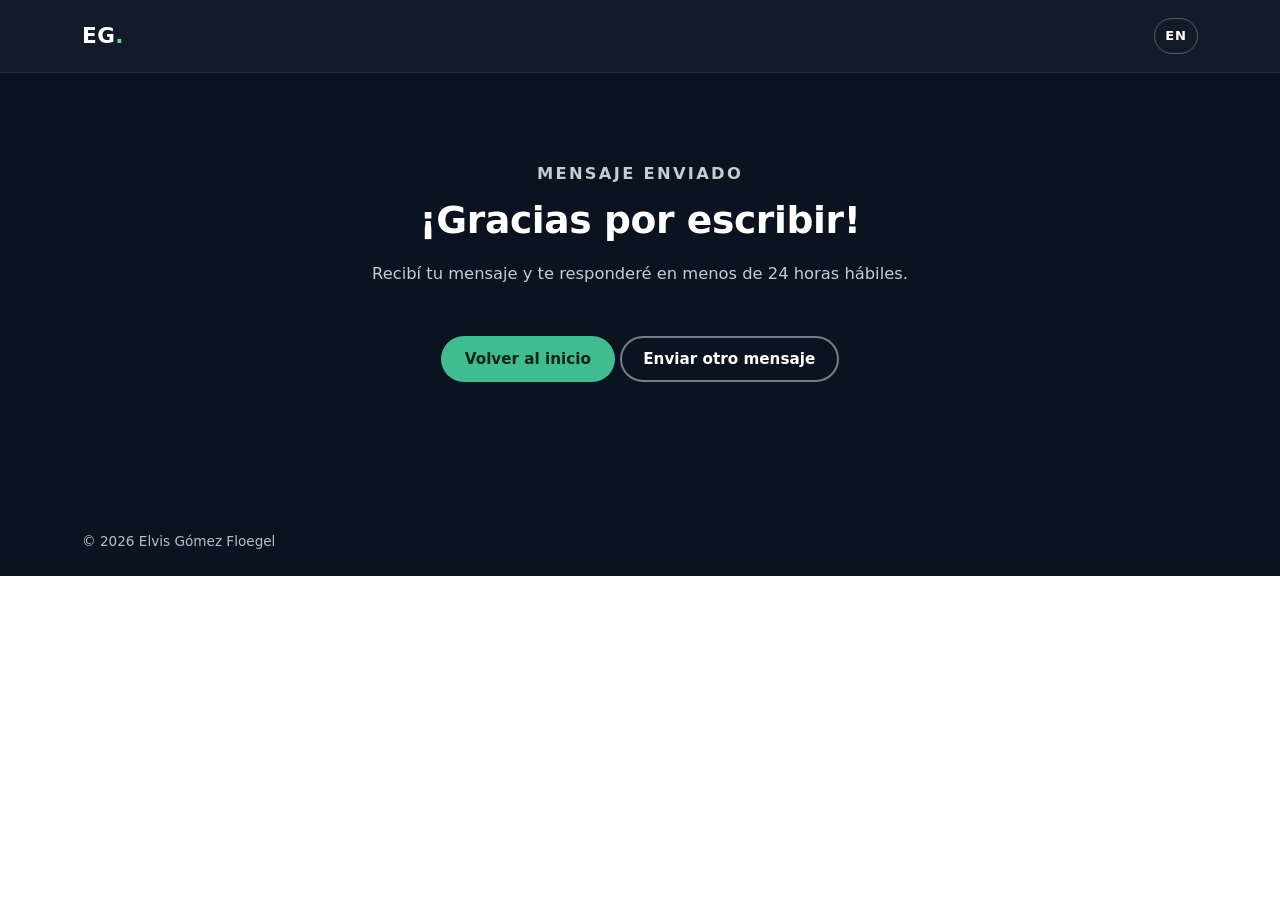
<file: gracias.html>
<!DOCTYPE html>
<html lang="es">
<head>
  <meta charset="UTF-8">
  <meta name="viewport" content="width=device-width, initial-scale=1.0">
  <title>Mensaje enviado | Elvis Gómez Floegel</title>
  <meta name="robots" content="noindex">
  <link rel="icon" href="img/favicon.svg" type="image/svg+xml">
  <link rel="stylesheet" href="css/styles.css">
</head>
<body>
  <header class="site-header">
    <div class="header-inner">
      <a class="brand" href="index.html" aria-label="Elvis Gómez Floegel — inicio">EG<span>.</span></a>
      <div class="header-actions">
        <a class="lang-switch" href="index.en.html" hreflang="en" lang="en" aria-label="Ver este sitio en inglés">EN</a>
      </div>
    </div>
  </header>

  <main id="contenido">
    <section class="section section--dark">
      <div class="container">
        <div class="section-head">
          <p class="eyebrow">Mensaje enviado</p>
          <h2>¡Gracias por escribir!</h2>
          <p>Recibí tu mensaje y te responderé en menos de 24 horas hábiles.</p>
        </div>
        <p style="text-align:center;">
          <a class="btn btn--primary" href="index.html">Volver al inicio</a>
          <a class="btn btn--ghost" href="index.html#contacto">Enviar otro mensaje</a>
        </p>
      </div>
    </section>
  </main>

  <footer class="site-footer">
    <div class="footer-bottom" style="margin-top:0; border-top:0;">
      <p>© <span data-year>2026</span> Elvis Gómez Floegel</p>
    </div>
  </footer>

  <script src="js/main.js" defer></script>
</body>
</html>
</file>
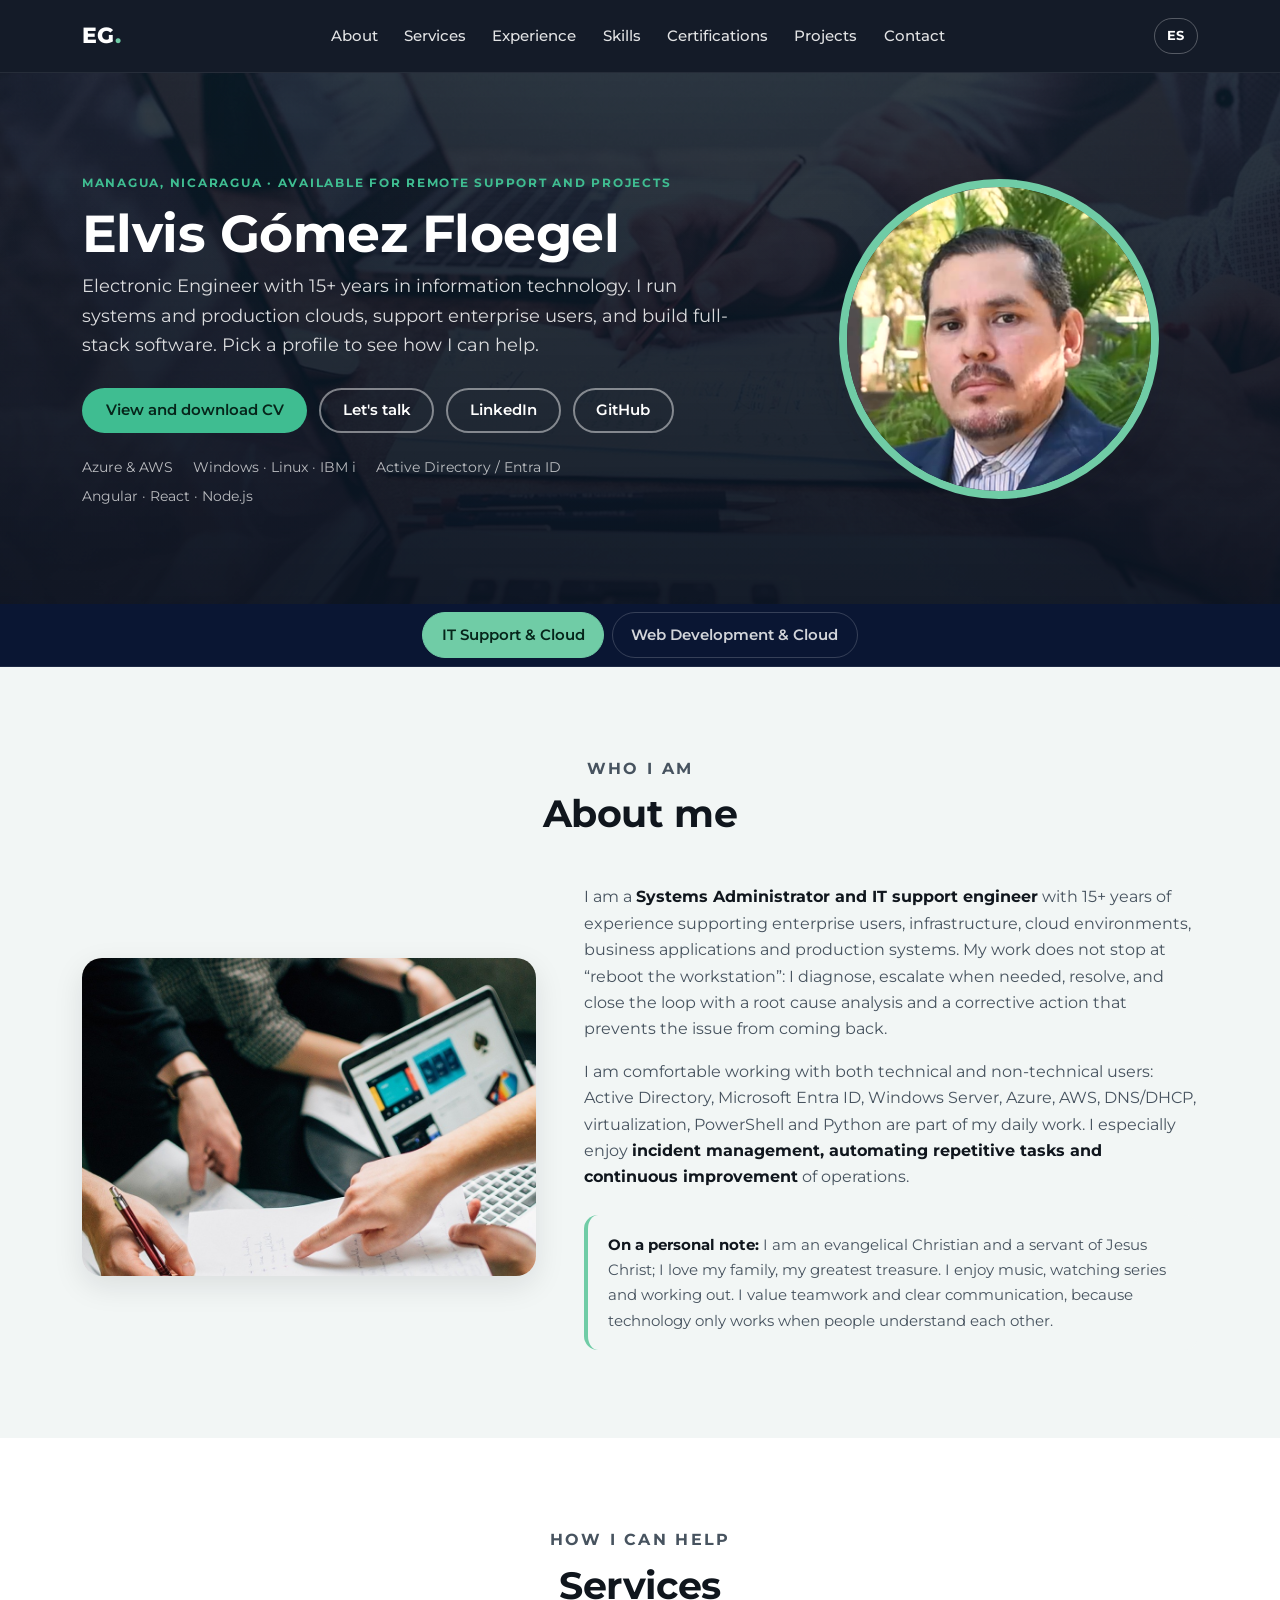
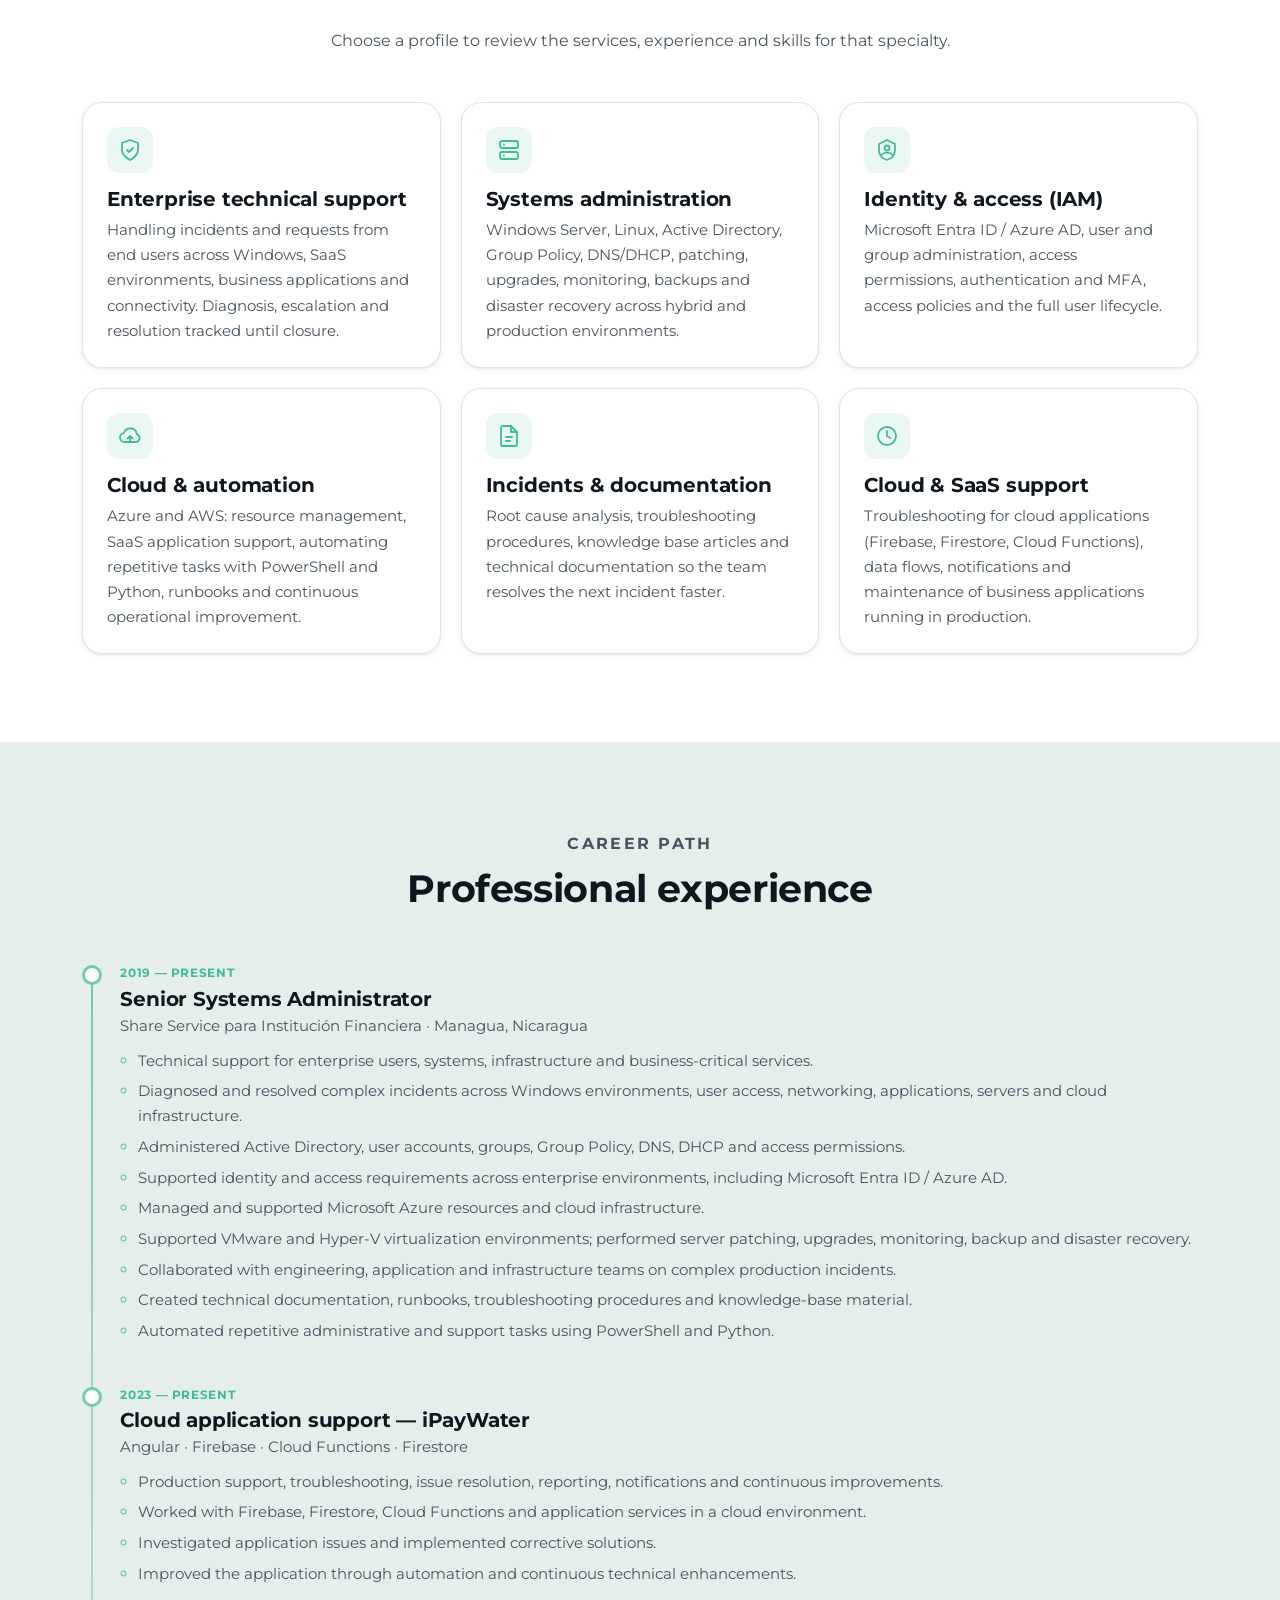
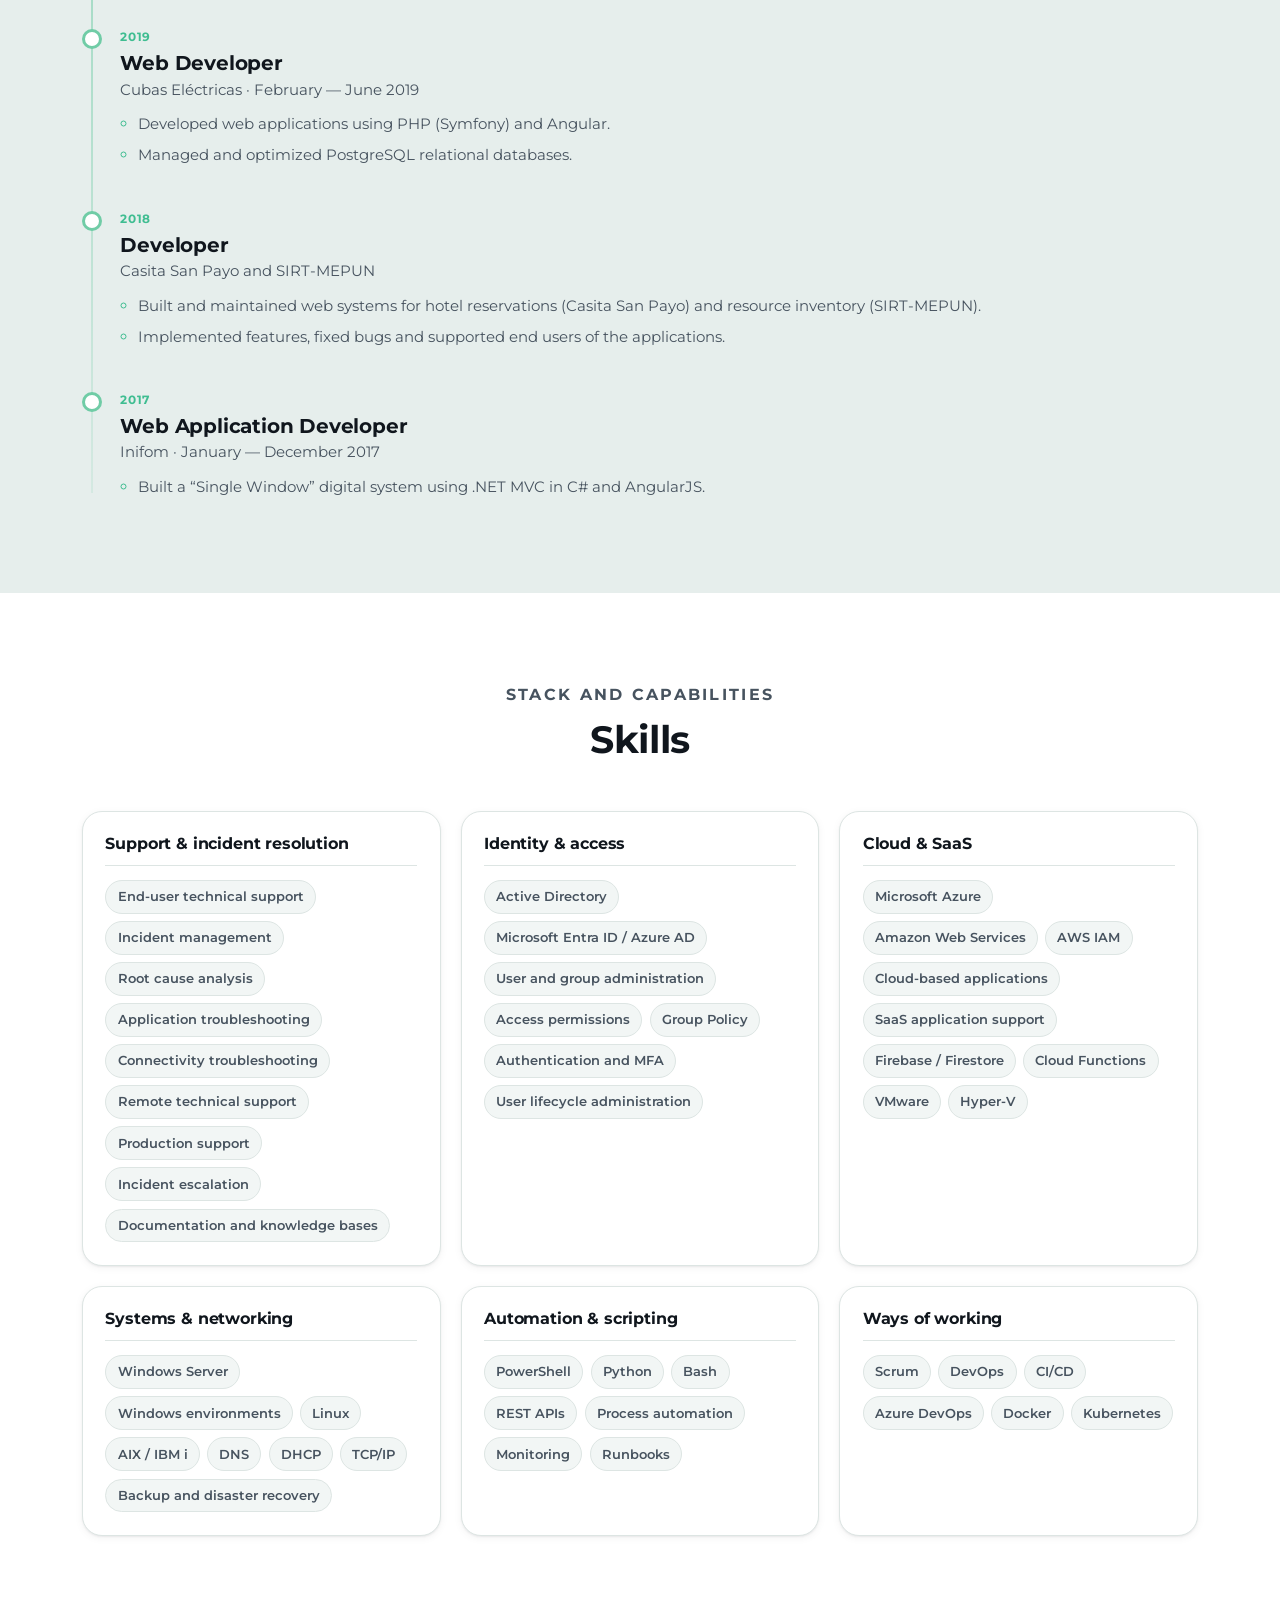
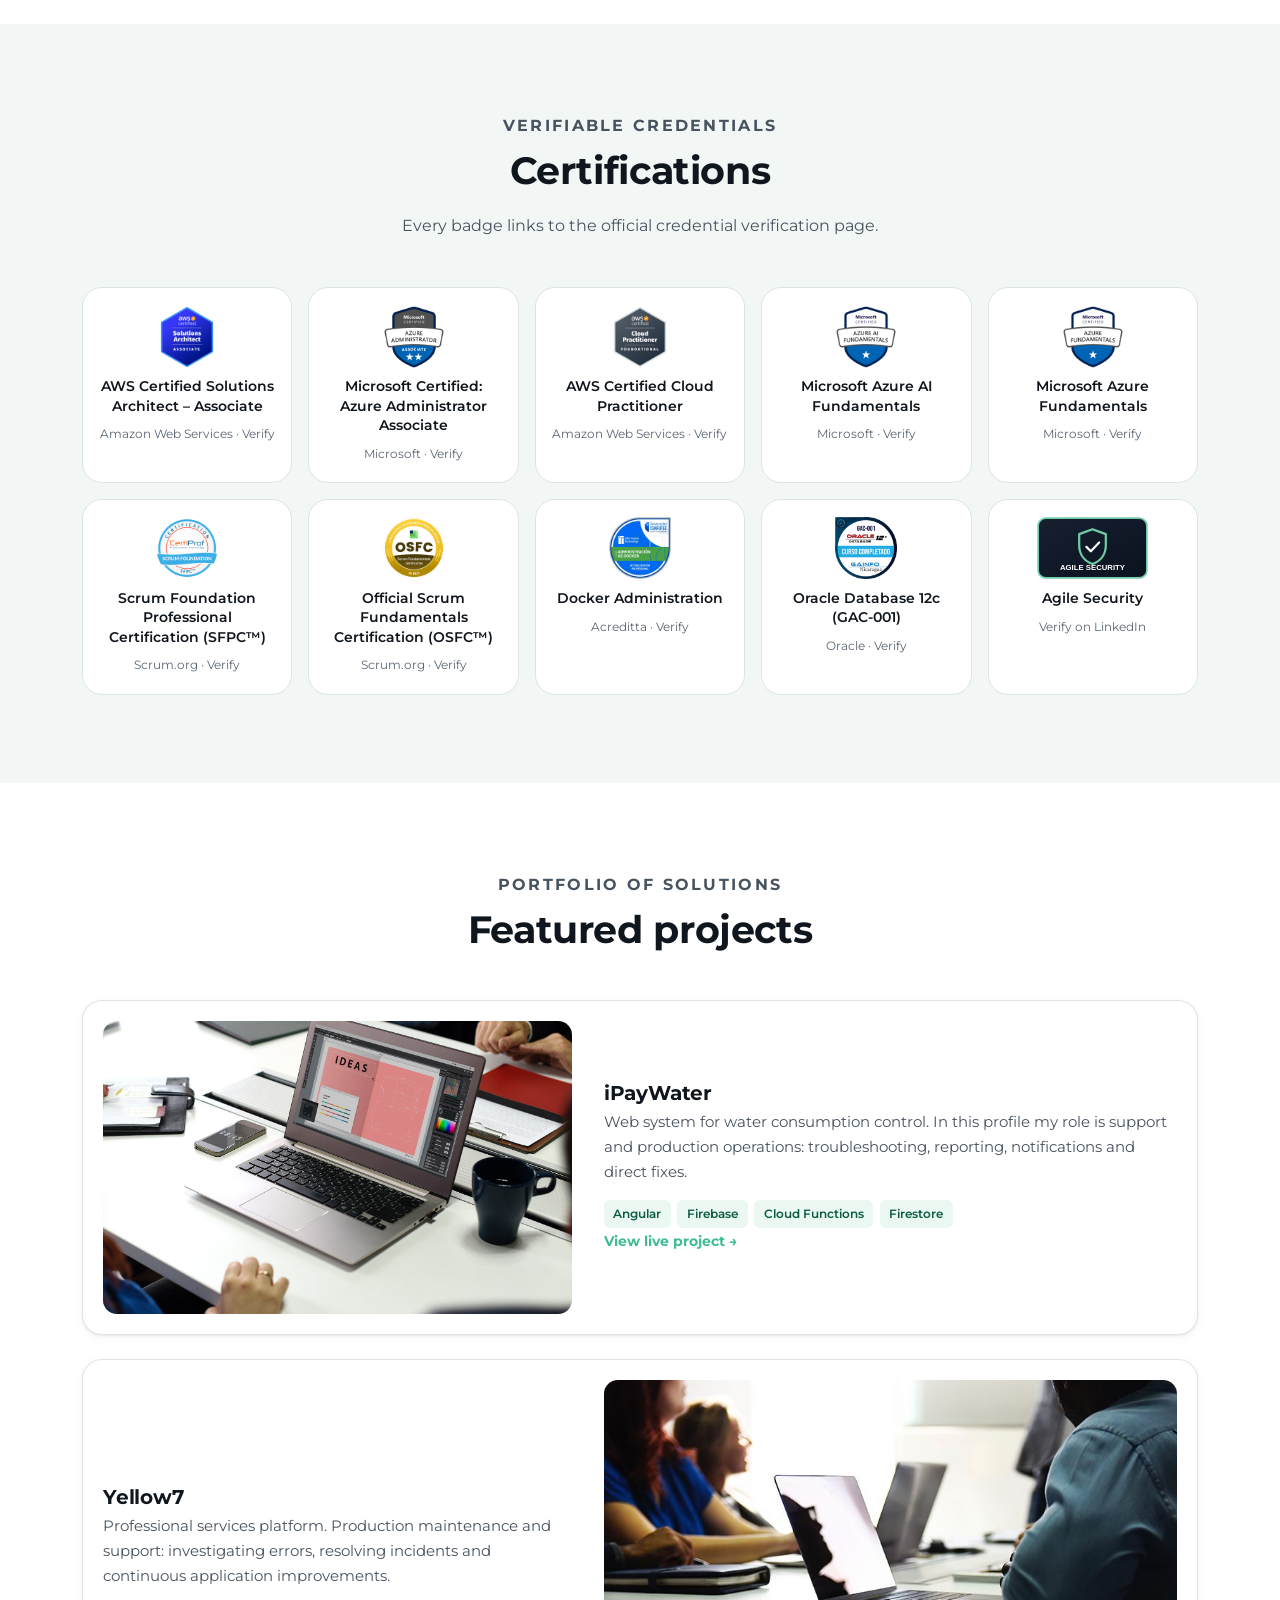
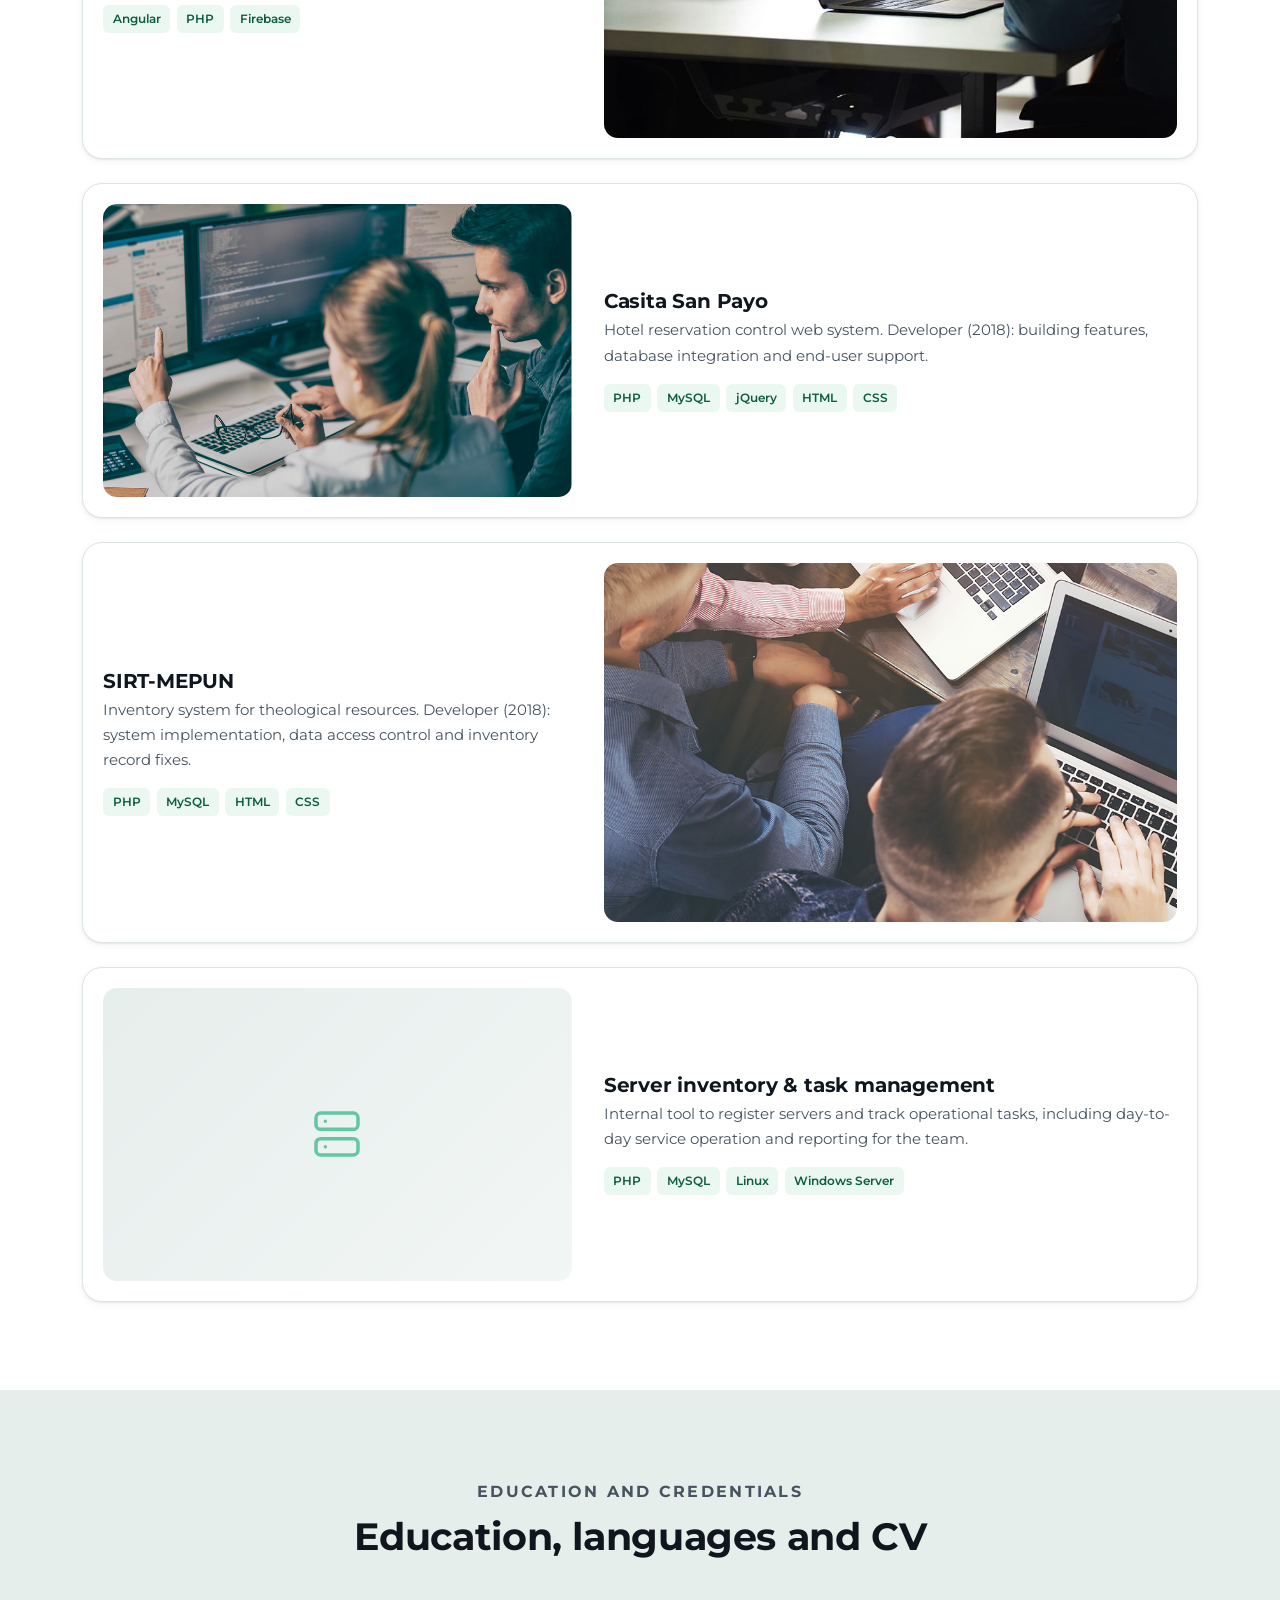
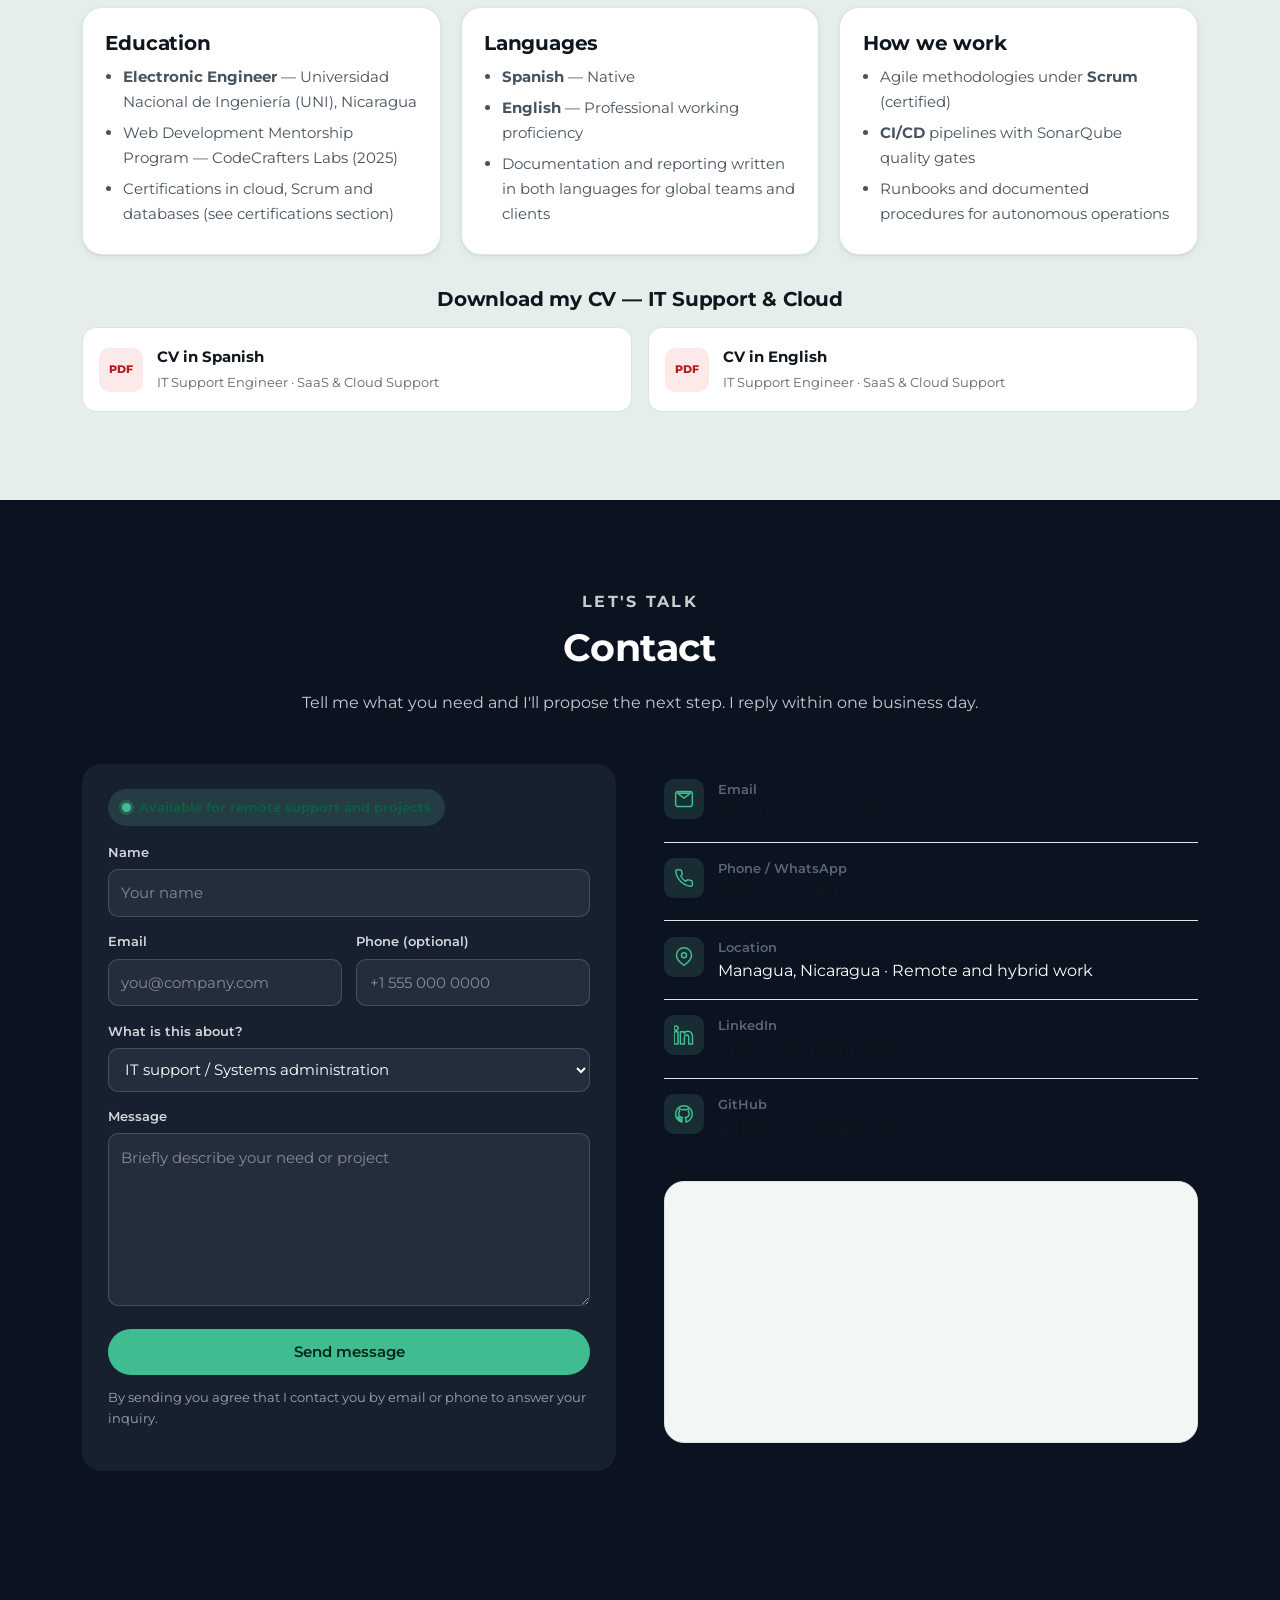
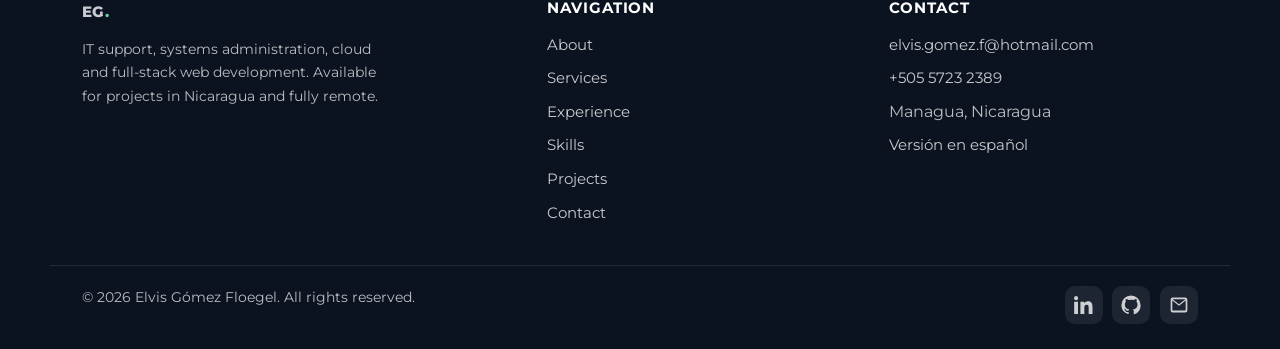
<file: index.en.html>
<!DOCTYPE html>
<html lang="en">
<head>
  <meta charset="UTF-8">
  <meta name="viewport" content="width=device-width, initial-scale=1.0">

  <title>Elvis Gómez Floegel | IT Support & Cloud · Web Developer</title>
  <meta name="description" content="Portfolio of Elvis Gómez Floegel, Electronic Engineer with 15+ years in IT: enterprise technical support, systems administration, Azure and AWS, Active Directory/Entra ID, and full-stack web development with Angular, React, Node.js and .NET.">
  <meta name="author" content="Elvis Gómez Floegel">
  <meta name="keywords" content="IT support, systems administrator, DevOps, Azure, AWS, Active Directory, Entra ID, cloud support, web developer, Angular, React, Node.js, Netlify, Managua Nicaragua">
  <meta name="theme-color" content="#0b1220">
  <meta name="robots" content="index, follow">

  <link rel="canonical" href="https://loquacious-vacherin-472391.netlify.app/index.en.html">
  <link rel="alternate" hreflang="es" href="https://loquacious-vacherin-472391.netlify.app/">
  <link rel="alternate" hreflang="en" href="https://loquacious-vacherin-472391.netlify.app/index.en.html">
  <link rel="alternate" hreflang="x-default" href="https://loquacious-vacherin-472391.netlify.app/">

  <meta property="og:type" content="website">
  <meta property="og:locale" content="en_US">
  <meta property="og:locale:alternate" content="es_ES">
  <meta property="og:site_name" content="Elvis Gómez Floegel">
  <meta property="og:title" content="Elvis Gómez Floegel | IT Support & Cloud · Web Developer">
  <meta property="og:description" content="15+ years in IT: enterprise support, systems administration and cloud (Azure/AWS), IAM, and full-stack web development.">
  <meta property="og:image" content="https://loquacious-vacherin-472391.netlify.app/img/og-image.png">
  <meta property="og:url" content="https://loquacious-vacherin-472391.netlify.app/index.en.html">
  <meta name="twitter:card" content="summary_large_image">
  <meta name="twitter:title" content="Elvis Gómez Floegel | IT Support & Cloud · Web Developer">
  <meta name="twitter:description" content="Enterprise support, systems administration and cloud, IAM, and full-stack web development.">
  <meta name="twitter:image" content="https://loquacious-vacherin-472391.netlify.app/img/og-image.png">

  <link rel="icon" href="img/favicon.svg" type="image/svg+xml">
  <link rel="alternate icon" href="img/favicon.ico" sizes="any">
  <link rel="apple-touch-icon" href="img/apple-touch-icon.png">
  <link rel="manifest" href="site.webmanifest">

  <link rel="preconnect" href="https://fonts.googleapis.com">
  <link rel="preconnect" href="https://fonts.gstatic.com" crossorigin>
  <link href="https://fonts.googleapis.com/css2?family=Montserrat:ital,wght@0,100..900;1,100..900&display=swap" rel="stylesheet">

  <link rel="stylesheet" href="css/styles.css">

  <script type="application/ld+json">
  {
    "@context": "https://schema.org",
    "@type": "Person",
    "name": "Elvis Gómez Floegel",
    "url": "/index.en.html",
    "image": "/img/Elvis.png",
    "email": "mailto:elvis.gomez.f@hotmail.com",
    "telephone": "+505-57232389",
    "jobTitle": ["IT Support Engineer", "Systems Administrator", "Senior Web Developer", "Cloud Infrastructure Engineer"],
    "description": "Electronic Engineer with 15+ years in information technology. Enterprise technical support, systems administration and cloud (Azure and AWS), identity and access management, automation with PowerShell and Python, and full-stack web development.",
    "address": {
      "@type": "PostalAddress",
      "addressLocality": "Managua",
      "addressCountry": "NI"
    },
    "alumniOf": {
      "@type": "CollegeOrUniversity",
      "name": "Universidad Nacional de Ingeniería (UNI)"
    },
    "worksFor": {
      "@type": "Organization",
      "name": "Share Service para Institución Financiera"
    },
    "knowsLanguage": ["es", "en"],
    "knowsAbout": [
      "IT Support", "Systems Administration", "Microsoft Azure", "AWS", "Active Directory",
      "Microsoft Entra ID", "VMware", "Hyper-V", "PowerShell", "Python", "DevOps", "CI/CD",
      "Angular", "React", "Next.js", "Node.js", "PHP", ".NET", "Firebase", "PostgreSQL", "Scrum"
    ],
    "sameAs": [
      "https://www.linkedin.com/in/elvisgomezfloegel/",
      "https://github.com/eogomezf"
    ]
  }
  </script>
</head>

<body>
  <a class="skip-link" href="#main-content">Skip to main content</a>

  <header class="site-header" id="top">
    <div class="header-inner">
      <a class="brand" href="#top" aria-label="Elvis Gómez Floegel — home">EG<span>.</span></a>

      <nav class="main-nav" id="nav-principal" aria-label="Main navigation">
        <ul>
          <li><a href="#about">About</a></li>
          <li><a href="#services">Services</a></li>
          <li><a href="#experience">Experience</a></li>
          <li><a href="#skills">Skills</a></li>
          <li><a href="#certifications">Certifications</a></li>
          <li><a href="#projects">Projects</a></li>
          <li><a href="#contact">Contact</a></li>
        </ul>
      </nav>

      <div class="header-actions">
        <a class="lang-switch" href="index.html" hreflang="es" lang="es" aria-label="Ver este sitio en español / View this site in Spanish">ES</a>
        <button class="nav-toggle" type="button" aria-expanded="false" aria-controls="nav-principal" aria-label="Open navigation menu">
          <span></span><span></span><span></span>
        </button>
      </div>
    </div>
  </header>

  <main id="main-content">

    <!-- ============================ HERO ============================ -->
    <section class="hero">
      <div class="hero-inner">
        <div class="hero-text">
          <p class="eyebrow">Managua, Nicaragua · Available for remote support and projects</p>
          <h1>Elvis Gómez Floegel</h1>
          <p class="hero-lead">
            Electronic Engineer with 15+ years in information technology. I run systems and production
            clouds, support enterprise users, and build full-stack software. Pick a profile to see how
            I can help.
          </p>

          <div class="hero-cta">
            <a class="btn btn--primary" href="#cv">View and download CV</a>
            <a class="btn btn--ghost" href="#contact">Let's talk</a>
            <a class="btn btn--ghost" href="https://www.linkedin.com/in/elvisgomezfloegel/" target="_blank" rel="noopener noreferrer">LinkedIn</a>
            <a class="btn btn--ghost" href="https://github.com/eogomezf" target="_blank" rel="noopener noreferrer">GitHub</a>
          </div>

          <div class="hero-meta">
            <ul>
              <li>Azure & AWS</li>
              <li>Windows · Linux · IBM i</li>
              <li>Active Directory / Entra ID</li>
              <li>Angular · React · Node.js</li>
            </ul>
          </div>
        </div>

        <div class="hero-photo">
          <img src="img/Elvis.png" alt="Portrait of Elvis Gómez Floegel, electronic engineer and systems administrator" width="320" height="320" fetchpriority="high" decoding="async">
        </div>
      </div>
    </section>

    <!-- ==================== PROFILE SWITCHER ==================== -->
    <div class="profile-switcher">
      <div class="profile-switcher-inner" role="tablist" aria-label="Professional profile">
        <button class="tab" type="button" role="tab" id="tab-ti" aria-controls="panel-ti" aria-selected="true" data-tab="ti">IT Support & Cloud</button>
        <button class="tab" type="button" role="tab" id="tab-dev" aria-controls="panel-dev" aria-selected="false" data-tab="dev" tabindex="-1">Web Development & Cloud</button>
      </div>
    </div>

    <!-- ============================ ABOUT ============================ -->
    <section id="about" class="section section--soft">
      <div class="container">
        <div class="section-head">
          <p class="eyebrow">Who I am</p>
          <h2>About me</h2>
        </div>

        <div class="about-grid">
          <div class="about-photo">
            <img src="img/about.jpg" alt="Team reviewing technical documentation around a table" loading="lazy" decoding="async" width="768" height="512">
          </div>

          <div class="about-copy">
            <div class="panel" data-panel="ti" role="tabpanel" id="panel-ti-about" aria-labelledby="tab-ti">
              <p>
                I am a <strong>Systems Administrator and IT support engineer</strong> with 15+ years of
                experience supporting enterprise users, infrastructure, cloud environments, business
                applications and production systems. My work does not stop at “reboot the workstation”:
                I diagnose, escalate when needed, resolve, and close the loop with a root cause analysis
                and a corrective action that prevents the issue from coming back.
              </p>
              <p>
                I am comfortable working with both technical and non-technical users: Active Directory,
                Microsoft Entra ID, Windows Server, Azure, AWS, DNS/DHCP, virtualization, PowerShell and
                Python are part of my daily work. I especially enjoy <strong>incident management,
                automating repetitive tasks and continuous improvement</strong> of operations.
              </p>
            </div>

            <div class="panel" data-panel="dev" role="tabpanel" id="panel-dev-about" aria-labelledby="tab-dev">
              <p>
                I am a <strong>Senior Full-Stack Developer</strong> and Electronic Engineer. I build scalable
                web solutions with Angular, React and Next.js on top of Node.js, PHP and .NET backends,
                with PostgreSQL, MySQL, SQL Server, MongoDB and Firebase.
              </p>
              <p>
                On top of writing code, I own the <strong>infrastructure that supports it</strong>:
                Linux and Windows Server environments, virtualization, CI/CD pipelines with Jenkins, Azure
                DevOps and SonarQube, and automation with Ansible. I lead agile teams under Scrum and I
                like the products we ship to be measurable in real operations.
              </p>
            </div>

            <div class="personal">
              <strong>On a personal note:</strong> I am an evangelical Christian and a servant of Jesus
              Christ; I love my family, my greatest treasure. I enjoy music, watching series and working
              out. I value teamwork and clear communication, because technology only works when people
              understand each other.
            </div>
          </div>
        </div>
      </div>
    </section>

    <!-- =========================== SERVICES =========================== -->
    <section id="services" class="section">
      <div class="container">
        <div class="section-head">
          <p class="eyebrow">How I can help</p>
          <h2>Services</h2>
          <p>Choose a profile to review the services, experience and skills for that specialty.</p>
        </div>

        <div class="panel" data-panel="ti" role="tabpanel" id="panel-ti-services" aria-labelledby="tab-ti">
          <div class="cards">
            <article class="card">
              <div class="card-icon" aria-hidden="true">
                <svg viewBox="0 0 24 24" fill="none" stroke="currentColor" stroke-width="1.8" stroke-linecap="round" stroke-linejoin="round"><path d="M12 22s8-4 8-10V5l-8-3-8 3v7c0 6 8 10 8 10z"/><path d="M9 12l2 2 4-4"/></svg>
              </div>
              <h3>Enterprise technical support</h3>
              <p>Handling incidents and requests from end users across Windows, SaaS environments, business applications and connectivity. Diagnosis, escalation and resolution tracked until closure.</p>
            </article>

            <article class="card">
              <div class="card-icon" aria-hidden="true">
                <svg viewBox="0 0 24 24" fill="none" stroke="currentColor" stroke-width="1.8" stroke-linecap="round" stroke-linejoin="round"><rect x="3" y="3" width="18" height="7" rx="2"/><rect x="3" y="14" width="18" height="7" rx="2"/><path d="M7 6.5h.01M7 17.5h.01"/></svg>
              </div>
              <h3>Systems administration</h3>
              <p>Windows Server, Linux, Active Directory, Group Policy, DNS/DHCP, patching, upgrades, monitoring, backups and disaster recovery across hybrid and production environments.</p>
            </article>

            <article class="card">
              <div class="card-icon" aria-hidden="true">
                <svg viewBox="0 0 24 24" fill="none" stroke="currentColor" stroke-width="1.8" stroke-linecap="round" stroke-linejoin="round"><path d="M12 2l8 4v6c0 5-3.4 8.8-8 10-4.6-1.2-8-5-8-10V6l8-4z"/><circle cx="12" cy="10" r="2.5"/><path d="M6.5 17c1.3-1.6 3.2-2.4 5.5-2.4s4.2.8 5.5 2.4"/></svg>
              </div>
              <h3>Identity & access (IAM)</h3>
              <p>Microsoft Entra ID / Azure AD, user and group administration, access permissions, authentication and MFA, access policies and the full user lifecycle.</p>
            </article>

            <article class="card">
              <div class="card-icon" aria-hidden="true">
                <svg viewBox="0 0 24 24" fill="none" stroke="currentColor" stroke-width="1.8" stroke-linecap="round" stroke-linejoin="round"><path d="M6.5 18a4.5 4.5 0 0 1-.5-8.97A6.5 6.5 0 0 1 18.7 10.2 4 4 0 0 1 18 18H6.5z"/><path d="M12 12v6M9.5 14.5L12 12l2.5 2.5"/></svg>
              </div>
              <h3>Cloud & automation</h3>
              <p>Azure and AWS: resource management, SaaS application support, automating repetitive tasks with PowerShell and Python, runbooks and continuous operational improvement.</p>
            </article>

            <article class="card">
              <div class="card-icon" aria-hidden="true">
                <svg viewBox="0 0 24 24" fill="none" stroke="currentColor" stroke-width="1.8" stroke-linecap="round" stroke-linejoin="round"><path d="M14 2H6a2 2 0 0 0-2 2v16a2 2 0 0 0 2 2h12a2 2 0 0 0 2-2V8z"/><path d="M14 2v6h6M9 13h6M9 17h4"/></svg>
              </div>
              <h3>Incidents & documentation</h3>
              <p>Root cause analysis, troubleshooting procedures, knowledge base articles and technical documentation so the team resolves the next incident faster.</p>
            </article>

            <article class="card">
              <div class="card-icon" aria-hidden="true">
                <svg viewBox="0 0 24 24" fill="none" stroke="currentColor" stroke-width="1.8" stroke-linecap="round" stroke-linejoin="round"><circle cx="12" cy="12" r="9"/><path d="M12 7v5l3.5 2"/></svg>
              </div>
              <h3>Cloud & SaaS support</h3>
              <p>Troubleshooting for cloud applications (Firebase, Firestore, Cloud Functions), data flows, notifications and maintenance of business applications running in production.</p>
            </article>
          </div>
        </div>

        <div class="panel" data-panel="dev" role="tabpanel" id="panel-dev-services" aria-labelledby="tab-dev">
          <div class="cards">
            <article class="card">
              <div class="card-icon" aria-hidden="true">
                <svg viewBox="0 0 24 24" fill="none" stroke="currentColor" stroke-width="1.8" stroke-linecap="round" stroke-linejoin="round"><path d="M8 8l-4 4 4 4M16 8l4 4-4 4M14 4l-4 16"/></svg>
              </div>
              <h3>Frontend</h3>
              <p>Angular, React, Next.js, TypeScript and modern JavaScript. Accessible, responsive interfaces designed to scale in components and in team size.</p>
            </article>

            <article class="card">
              <div class="card-icon" aria-hidden="true">
                <svg viewBox="0 0 24 24" fill="none" stroke="currentColor" stroke-width="1.8" stroke-linecap="round" stroke-linejoin="round"><ellipse cx="12" cy="5.5" rx="8" ry="3"/><path d="M4 5.5v13c0 1.7 3.6 3 8 3s8-1.3 8-3v-13"/><path d="M4 12c0 1.7 3.6 3 8 3s8-1.3 8-3"/></svg>
              </div>
              <h3>Backend & APIs</h3>
              <p>Node.js and Express, PHP with Laravel and Symfony, .NET MVC in C#, REST and GraphQL APIs, secure authentication with JWT/OAuth and MVC architecture.</p>
            </article>

            <article class="card">
              <div class="card-icon" aria-hidden="true">
                <svg viewBox="0 0 24 24" fill="none" stroke="currentColor" stroke-width="1.8" stroke-linecap="round" stroke-linejoin="round"><ellipse cx="12" cy="5.5" rx="8" ry="3"/><path d="M4 5.5v13c0 1.7 3.6 3 8 3s8-1.3 8-3v-13"/><path d="M4 12c0 1.7 3.6 3 8 3s8-1.3 8-3"/></svg>
              </div>
              <h3>Databases</h3>
              <p>PostgreSQL, MySQL, SQL Server, MongoDB and Firebase (Firestore/Realtime): modeling, query optimization, migrations and indexing.</p>
            </article>

            <article class="card">
              <div class="card-icon" aria-hidden="true">
                <svg viewBox="0 0 24 24" fill="none" stroke="currentColor" stroke-width="1.8" stroke-linecap="round" stroke-linejoin="round"><path d="M4 7h16M4 12h16M4 17h10"/><circle cx="18" cy="17" r="2.5"/></svg>
              </div>
              <h3>Cloud, CI/CD & automation</h3>
              <p>AWS and Azure, Jenkins, Azure DevOps, SonarQube, Ansible and Git: automated pipelines, code quality gates and predictable deployments across environments.</p>
            </article>

            <article class="card">
              <div class="card-icon" aria-hidden="true">
                <svg viewBox="0 0 24 24" fill="none" stroke="currentColor" stroke-width="1.8" stroke-linecap="round" stroke-linejoin="round"><rect x="3" y="3" width="18" height="7" rx="2"/><rect x="3" y="14" width="18" height="7" rx="2"/><path d="M7 6.5h.01M7 17.5h.01"/></svg>
              </div>
              <h3>Environments & infrastructure</h3>
              <p>Architecture and management of Linux (RedHat) and Windows Server environments, virtualization, development and staging environments, monitoring and backups.</p>
            </article>

            <article class="card">
              <div class="card-icon" aria-hidden="true">
                <svg viewBox="0 0 24 24" fill="none" stroke="currentColor" stroke-width="1.8" stroke-linecap="round" stroke-linejoin="round"><circle cx="9" cy="8" r="3"/><path d="M3 20c0-3.3 2.7-6 6-6s6 2.7 6 6"/><path d="M16 11h5M18.5 8.5v5"/></svg>
              </div>
              <h3>Mentorship & training</h3>
              <p>Web development mentorship program (CodeCrafters Labs, 2025): intensive training in React, Next.js, Node.js, GraphQL and databases.</p>
            </article>
          </div>
        </div>
      </div>
    </section>

    <!-- =========================== EXPERIENCE =========================== -->
    <section id="experience" class="section section--light">
      <div class="container">
        <div class="section-head">
          <p class="eyebrow">Career path</p>
          <h2>Professional experience</h2>
        </div>

        <div class="panel" data-panel="ti" role="tabpanel" id="panel-ti-experience" aria-labelledby="tab-ti">
          <ol class="timeline">
            <li class="timeline-item">
              <span class="timeline-date">2019 — Present</span>
              <h3>Senior Systems Administrator</h3>
              <p class="timeline-role">Share Service para Institución Financiera · Managua, Nicaragua</p>
              <ul>
                <li>Technical support for enterprise users, systems, infrastructure and business-critical services.</li>
                <li>Diagnosed and resolved complex incidents across Windows environments, user access, networking, applications, servers and cloud infrastructure.</li>
                <li>Administered Active Directory, user accounts, groups, Group Policy, DNS, DHCP and access permissions.</li>
                <li>Supported identity and access requirements across enterprise environments, including Microsoft Entra ID / Azure AD.</li>
                <li>Managed and supported Microsoft Azure resources and cloud infrastructure.</li>
                <li>Supported VMware and Hyper-V virtualization environments; performed server patching, upgrades, monitoring, backup and disaster recovery.</li>
                <li>Collaborated with engineering, application and infrastructure teams on complex production incidents.</li>
                <li>Created technical documentation, runbooks, troubleshooting procedures and knowledge-base material.</li>
                <li>Automated repetitive administrative and support tasks using PowerShell and Python.</li>
              </ul>
            </li>

            <li class="timeline-item">
              <span class="timeline-date">2023 — Present</span>
              <h3>Cloud application support — iPayWater</h3>
              <p class="timeline-role">Angular · Firebase · Cloud Functions · Firestore</p>
              <ul>
                <li>Production support, troubleshooting, issue resolution, reporting, notifications and continuous improvements.</li>
                <li>Worked with Firebase, Firestore, Cloud Functions and application services in a cloud environment.</li>
                <li>Investigated application issues and implemented corrective solutions.</li>
                <li>Improved the application through automation and continuous technical enhancements.</li>
              </ul>
            </li>

            <li class="timeline-item">
              <span class="timeline-date">2019</span>
              <h3>Web Developer</h3>
              <p class="timeline-role">Cubas Eléctricas · February — June 2019</p>
              <ul>
                <li>Developed web applications using PHP (Symfony) and Angular.</li>
                <li>Managed and optimized PostgreSQL relational databases.</li>
              </ul>
            </li>

            <li class="timeline-item">
              <span class="timeline-date">2018</span>
              <h3>Developer</h3>
              <p class="timeline-role">Casita San Payo and SIRT-MEPUN</p>
              <ul>
                <li>Built and maintained web systems for hotel reservations (Casita San Payo) and resource inventory (SIRT-MEPUN).</li>
                <li>Implemented features, fixed bugs and supported end users of the applications.</li>
              </ul>
            </li>

            <li class="timeline-item">
              <span class="timeline-date">2017</span>
              <h3>Web Application Developer</h3>
              <p class="timeline-role">Inifom · January — December 2017</p>
              <ul>
                <li>Built a “Single Window” digital system using .NET MVC in C# and AngularJS.</li>
              </ul>
            </li>
          </ol>
        </div>

        <div class="panel" data-panel="dev" role="tabpanel" id="panel-dev-experience" aria-labelledby="tab-dev">
          <ol class="timeline">
            <li class="timeline-item">
              <span class="timeline-date">2019 — Present</span>
              <h3>Dev & Staging Environment Manager · Full-Stack</h3>
              <p class="timeline-role">Share Service para Institución Financiera · Managua, Nicaragua</p>
              <ul>
                <li>Architected and managed web environments on Linux (RedHat) and Windows Server.</li>
                <li>Developed a custom server inventory and task management system using PHP and MySQL.</li>
                <li>Led CI/CD automation via Jenkins, Azure DevOps and SonarQube.</li>
                <li>Coordinated deployments across development, staging and production environments.</li>
              </ul>
            </li>

            <li class="timeline-item">
              <span class="timeline-date">July 2025</span>
              <h3>Web Development Mentorship</h3>
              <p class="timeline-role">CodeCrafters Labs</p>
              <ul>
                <li>Intensive training in React and Next.js for high-performance frontend solutions.</li>
                <li>Developed scalable services with Node.js, Express and GraphQL.</li>
                <li>Advanced implementation with MongoDB and PostgreSQL.</li>
                <li>Engineering foundations: REST APIs, MVC architecture and secure authentication with JWT/OAuth.</li>
              </ul>
            </li>

            <li class="timeline-item">
              <span class="timeline-date">2023 — Present</span>
              <h3>Full-Stack Developer — iPayWater</h3>
              <p class="timeline-role">Angular 17 · Firebase · Cloud Functions · FCM</p>
              <ul>
                <li>Developed the water consumption control platform with Angular 17 and Firebase.</li>
                <li>Implemented serverless logic with Firebase Functions and real-time notifications with FCM.</li>
              </ul>
            </li>

            <li class="timeline-item">
              <span class="timeline-date">2019</span>
              <h3>Web Developer</h3>
              <p class="timeline-role">Cubas Eléctricas · February — June 2019</p>
              <ul>
                <li>Developed web applications using PHP (Symfony) and Angular.</li>
                <li>Managed and optimized PostgreSQL relational databases.</li>
              </ul>
            </li>

            <li class="timeline-item">
              <span class="timeline-date">2018</span>
              <h3>Developer</h3>
              <p class="timeline-role">Casita San Payo and SIRT-MEPUN</p>
              <ul>
                <li>Built the hotel reservation web system (Casita San Payo) and the theological resources inventory system (SIRT-MEPUN).</li>
                <li>Implemented features, integrated MySQL data and supported end users.</li>
              </ul>
            </li>

            <li class="timeline-item">
              <span class="timeline-date">2017</span>
              <h3>Web App Developer</h3>
              <p class="timeline-role">Inifom · January — December 2017</p>
              <ul>
                <li>Built the “Single Window” system using .NET MVC in C# and AngularJS.</li>
              </ul>
            </li>
          </ol>
        </div>
      </div>
    </section>

    <!-- ============================= SKILLS ============================= -->
    <section id="skills" class="section">
      <div class="container">
        <div class="section-head">
          <p class="eyebrow">Stack and capabilities</p>
          <h2>Skills</h2>
        </div>

        <div class="panel" data-panel="ti" role="tabpanel" id="panel-ti-skills" aria-labelledby="tab-ti">
          <div class="skill-groups">
            <article class="skill-group">
              <h3>Support & incident resolution</h3>
              <ul class="chips">
                <li>End-user technical support</li>
                <li>Incident management</li>
                <li>Root cause analysis</li>
                <li>Application troubleshooting</li>
                <li>Connectivity troubleshooting</li>
                <li>Remote technical support</li>
                <li>Production support</li>
                <li>Incident escalation</li>
                <li>Documentation and knowledge bases</li>
              </ul>
            </article>

            <article class="skill-group">
              <h3>Identity & access</h3>
              <ul class="chips">
                <li>Active Directory</li>
                <li>Microsoft Entra ID / Azure AD</li>
                <li>User and group administration</li>
                <li>Access permissions</li>
                <li>Group Policy</li>
                <li>Authentication and MFA</li>
                <li>User lifecycle administration</li>
              </ul>
            </article>

            <article class="skill-group">
              <h3>Cloud & SaaS</h3>
              <ul class="chips">
                <li>Microsoft Azure</li>
                <li>Amazon Web Services</li>
                <li>AWS IAM</li>
                <li>Cloud-based applications</li>
                <li>SaaS application support</li>
                <li>Firebase / Firestore</li>
                <li>Cloud Functions</li>
                <li>VMware</li>
                <li>Hyper-V</li>
              </ul>
            </article>

            <article class="skill-group">
              <h3>Systems & networking</h3>
              <ul class="chips">
                <li>Windows Server</li>
                <li>Windows environments</li>
                <li>Linux</li>
                <li>AIX / IBM i</li>
                <li>DNS</li>
                <li>DHCP</li>
                <li>TCP/IP</li>
                <li>Backup and disaster recovery</li>
              </ul>
            </article>

            <article class="skill-group">
              <h3>Automation & scripting</h3>
              <ul class="chips">
                <li>PowerShell</li>
                <li>Python</li>
                <li>Bash</li>
                <li>REST APIs</li>
                <li>Process automation</li>
                <li>Monitoring</li>
                <li>Runbooks</li>
              </ul>
            </article>

            <article class="skill-group">
              <h3>Ways of working</h3>
              <ul class="chips">
                <li>Scrum</li>
                <li>DevOps</li>
                <li>CI/CD</li>
                <li>Azure DevOps</li>
                <li>Docker</li>
                <li>Kubernetes</li>
              </ul>
            </article>
          </div>
        </div>

        <div class="panel" data-panel="dev" role="tabpanel" id="panel-dev-skills" aria-labelledby="tab-dev">
          <div class="skill-groups">
            <article class="skill-group">
              <h3>Frontend</h3>
              <ul class="chips">
                <li>React</li>
                <li>Next.js</li>
                <li>Angular 12–17</li>
                <li>JavaScript (ES6+)</li>
                <li>TypeScript</li>
                <li>jQuery</li>
                <li>HTML5</li>
                <li>CSS3</li>
              </ul>
            </article>

            <article class="skill-group">
              <h3>Backend & APIs</h3>
              <ul class="chips">
                <li>Node.js</li>
                <li>Express</li>
                <li>PHP (Laravel, Symfony)</li>
                <li>.NET MVC (C#)</li>
                <li>GraphQL</li>
                <li>REST APIs</li>
                <li>JWT / OAuth</li>
              </ul>
            </article>

            <article class="skill-group">
              <h3>Databases</h3>
              <ul class="chips">
                <li>PostgreSQL</li>
                <li>MySQL</li>
                <li>SQL Server</li>
                <li>Oracle 12c</li>
                <li>MongoDB</li>
                <li>Firebase (Firestore / Realtime)</li>
              </ul>
            </article>

            <article class="skill-group">
              <h3>Cloud & DevOps</h3>
              <ul class="chips">
                <li>AWS (Solutions Architect)</li>
                <li>Microsoft Azure</li>
                <li>Jenkins</li>
                <li>Azure DevOps</li>
                <li>SonarQube</li>
                <li>Ansible</li>
                <li>Docker</li>
                <li>Kubernetes</li>
                <li>Git / GitHub</li>
              </ul>
            </article>

            <article class="skill-group">
              <h3>Infrastructure</h3>
              <ul class="chips">
                <li>Linux (RedHat)</li>
                <li>Windows Server</li>
                <li>VMware</li>
                <li>Hyper-V</li>
                <li>Dev / Staging environments</li>
                <li>Monitoring and backups</li>
              </ul>
            </article>

            <article class="skill-group">
              <h3>Methodologies & practices</h3>
              <ul class="chips">
                <li>Scrum (certified)</li>
                <li>MVC architecture</li>
                <li>Unit testing</li>
                <li>CI/CD</li>
                <li>Technical mentorship</li>
              </ul>
            </article>
          </div>
        </div>
      </div>
    </section>

    <!-- ======================== CERTIFICATIONS ======================== -->
    <section id="certifications" class="section section--soft">
      <div class="container">
        <div class="section-head">
          <p class="eyebrow">Verifiable credentials</p>
          <h2>Certifications</h2>
          <p>Every badge links to the official credential verification page.</p>
        </div>

        <div class="cert-grid">
          <a class="cert" href="https://www.credly.com/earner/earned/badge/625f80b6-f935-4caf-9395-c5f337ea832b" target="_blank" rel="noopener noreferrer">
            <img src="img/cert-aws-saa.png" alt="Official AWS Certified Solutions Architect Associate badge" width="600" height="600" loading="lazy" decoding="async">
            <span>AWS Certified Solutions Architect – Associate</span>
            <small>Amazon Web Services · Verify</small>
          </a>

          <a class="cert" href="https://learn.microsoft.com/es-mx/users/elvisgomezfloegel-1023/credentials/ca2dd6e22f46a89c" target="_blank" rel="noopener noreferrer">
            <img src="img/az104.png" alt="Microsoft Certified Azure Administrator Associate badge" width="160" height="90" loading="lazy" decoding="async">
            <span>Microsoft Certified: Azure Administrator Associate</span>
            <small>Microsoft · Verify</small>
          </a>

          <a class="cert" href="https://www.credly.com/badges/e44c7de1-3171-4008-a7e4-c83df231271d/linked_in_profile" target="_blank" rel="noopener noreferrer">
            <img src="img/awscp.png" alt="AWS Certified Cloud Practitioner badge" width="160" height="90" loading="lazy" decoding="async">
            <span>AWS Certified Cloud Practitioner</span>
            <small>Amazon Web Services · Verify</small>
          </a>

          <a class="cert" href="https://www.credly.com/badges/c923ae9e-554a-4389-8412-6a2b8e352f42" target="_blank" rel="noopener noreferrer">
            <img src="img/ai900.png" alt="Microsoft Azure AI Fundamentals badge" width="160" height="90" loading="lazy" decoding="async">
            <span>Microsoft Azure AI Fundamentals</span>
            <small>Microsoft · Verify</small>
          </a>

          <a class="cert" href="https://www.credly.com/badges/a7129e3e-0d98-45d1-8614-f3f80562108d?source=linked_in_profile" target="_blank" rel="noopener noreferrer">
            <img src="img/az900.png" alt="Microsoft Azure Fundamentals badge" width="160" height="90" loading="lazy" decoding="async">
            <span>Microsoft Azure Fundamentals</span>
            <small>Microsoft · Verify</small>
          </a>

          <a class="cert" href="https://www.credly.com/badges/383b7bf7-59bc-4227-835e-c8db965072f8" target="_blank" rel="noopener noreferrer">
            <img src="img/sfpc.png" alt="Scrum Foundation Professional Certification badge" width="160" height="90" loading="lazy" decoding="async">
            <span>Scrum Foundation Professional Certification (SFPC™)</span>
            <small>Scrum.org · Verify</small>
          </a>

          <a class="cert" href="https://www.credly.com/badges/f9ff79b8-9967-4e79-81bd-d2eeb1d23d22" target="_blank" rel="noopener noreferrer">
            <img src="img/osfc.png" alt="Official Scrum Fundamentals Certification badge" width="160" height="90" loading="lazy" decoding="async">
            <span>Official Scrum Fundamentals Certification (OSFC™)</span>
            <small>Scrum.org · Verify</small>
          </a>

          <a class="cert" href="https://www.acreditta.com/credential/1d105d0e-0828-49a4-919c-3650d8af3e69" target="_blank" rel="noopener noreferrer">
            <img src="img/ti639.png" alt="Docker administration badge" width="160" height="90" loading="lazy" decoding="async">
            <span>Docker Administration</span>
            <small>Acreditta · Verify</small>
          </a>

          <a class="cert" href="https://badgelist.com/gestion-analisis-informacion/gac-001/u/ElvisGomez" target="_blank" rel="noopener noreferrer">
            <img src="img/gac001.png" alt="Oracle Database 12c badge" width="160" height="90" loading="lazy" decoding="async">
            <span>Oracle Database 12c (GAC-001)</span>
            <small>Oracle · Verify</small>
          </a>

          <a class="cert" href="https://www.linkedin.com/in/elvisgomezfloegel/" target="_blank" rel="noopener noreferrer">
            <img src="img/cert-agile-security.svg" alt="Agile Security badge" width="160" height="90" loading="lazy" decoding="async">
            <span>Agile Security</span>
            <small>Verify on LinkedIn</small>
          </a>
        </div>
      </div>
    </section>

    <!-- ============================ PROJECTS ============================ -->
    <section id="projects" class="section">
      <div class="container">
        <div class="section-head">
          <p class="eyebrow">Portfolio of solutions</p>
          <h2>Featured projects</h2>
        </div>

        <div class="panel" data-panel="ti" role="tabpanel" id="panel-ti-projects" aria-labelledby="tab-ti">
          <div class="project-list">
            <article class="project">
              <div class="project-media">
                <img src="img/ipaywater.jpg" alt="iPayWater interface for water consumption control" loading="lazy" decoding="async" width="800" height="500">
              </div>
              <div>
                <h3>iPayWater</h3>
                <p class="project-desc">Web system for water consumption control. In this profile my role is support and production operations: troubleshooting, reporting, notifications and direct fixes.</p>
                <ul class="project-tags">
                  <li>Angular</li><li>Firebase</li><li>Cloud Functions</li><li>Firestore</li>
                </ul>
                <p><a class="link-arrow" href="https://www.ipaywater.com" target="_blank" rel="noopener noreferrer">View live project</a></p>
              </div>
            </article>

            <article class="project">
              <div class="project-media">
                <img src="img/yellow7.jpg" alt="Yellow7 professional services platform interface" loading="lazy" decoding="async" width="800" height="500">
              </div>
              <div>
                <h3>Yellow7</h3>
                <p class="project-desc">Professional services platform. Production maintenance and support: investigating errors, resolving incidents and continuous application improvements.</p>
                <ul class="project-tags">
                  <li>Angular</li><li>PHP</li><li>Firebase</li>
                </ul>
              </div>
            </article>

            <article class="project">
              <div class="project-media">
                <img src="img/csp.png" alt="Casita San Payo hotel reservation system screen" loading="lazy" decoding="async" width="800" height="500">
              </div>
              <div>
                <h3>Casita San Payo</h3>
                <p class="project-desc">Hotel reservation control web system. Developer (2018): building features, database integration and end-user support.</p>
                <ul class="project-tags">
                  <li>PHP</li><li>MySQL</li><li>jQuery</li><li>HTML</li><li>CSS</li>
                </ul>
              </div>
            </article>

            <article class="project">
              <div class="project-media">
                <img src="img/sirt.jpg" alt="SIRT-MEPUN theological resources inventory system screen" loading="lazy" decoding="async" width="800" height="500">
              </div>
              <div>
                <h3>SIRT-MEPUN</h3>
                <p class="project-desc">Inventory system for theological resources. Developer (2018): system implementation, data access control and inventory record fixes.</p>
                <ul class="project-tags">
                  <li>PHP</li><li>MySQL</li><li>HTML</li><li>CSS</li>
                </ul>
              </div>
            </article>

            <article class="project">
              <div class="project-media project-media--placeholder" aria-hidden="true">
                <svg viewBox="0 0 24 24" fill="none" stroke="currentColor" stroke-width="1.5" stroke-linecap="round" stroke-linejoin="round"><rect x="3" y="3" width="18" height="7" rx="2"/><rect x="3" y="14" width="18" height="7" rx="2"/><path d="M7 6.5h.01M7 17.5h.01"/></svg>
              </div>
              <div>
                <h3>Server inventory & task management</h3>
                <p class="project-desc">Internal tool to register servers and track operational tasks, including day-to-day service operation and reporting for the team.</p>
                <ul class="project-tags">
                  <li>PHP</li><li>MySQL</li><li>Linux</li><li>Windows Server</li>
                </ul>
              </div>
            </article>
          </div>
        </div>

        <div class="panel" data-panel="dev" role="tabpanel" id="panel-dev-projects" aria-labelledby="tab-dev">
          <div class="project-list">
            <article class="project">
              <div class="project-media">
                <img src="img/ipaywater.jpg" alt="iPayWater interface for water consumption control" loading="lazy" decoding="async" width="800" height="500">
              </div>
              <div>
                <h3>iPayWater</h3>
                <p class="project-desc">Water consumption control platform I built with Angular 17 and Firebase: serverless logic with Cloud Functions and real-time notifications with FCM.</p>
                <ul class="project-tags">
                  <li>Angular 17</li><li>Firebase</li><li>Cloud Functions</li><li>FCM</li>
                </ul>
                <p><a class="link-arrow" href="https://www.ipaywater.com" target="_blank" rel="noopener noreferrer">View live project</a></p>
              </div>
            </article>

            <article class="project">
              <div class="project-media project-media--placeholder" aria-hidden="true">
                <svg viewBox="0 0 24 24" fill="none" stroke="currentColor" stroke-width="1.5" stroke-linecap="round" stroke-linejoin="round"><rect x="3" y="3" width="18" height="7" rx="2"/><rect x="3" y="14" width="18" height="7" rx="2"/><path d="M7 6.5h.01M7 17.5h.01"/></svg>
              </div>
              <div>
                <h3>Server inventory & task management</h3>
                <p class="project-desc">Custom inventory and task management system I developed in PHP and MySQL to run web environments on Linux (RedHat) and Windows Server.</p>
                <ul class="project-tags">
                  <li>PHP</li><li>MySQL</li><li>Linux</li><li>Windows Server</li>
                </ul>
              </div>
            </article>

            <article class="project">
              <div class="project-media project-media--placeholder" aria-hidden="true">
                <svg viewBox="0 0 24 24" fill="none" stroke="currentColor" stroke-width="1.5" stroke-linecap="round" stroke-linejoin="round"><path d="M3 7h18M3 12h18M3 17h10"/><circle cx="18" cy="17" r="2.5"/></svg>
              </div>
              <div>
                <h3>Single Window — Inifom</h3>
                <p class="project-desc">“Single Window” system built with .NET MVC in C# and AngularJS, centralizing procedures and reducing operational friction for the institution.</p>
                <ul class="project-tags">
                  <li>.NET MVC (C#)</li><li>AngularJS</li><li>JavaScript</li>
                </ul>
              </div>
            </article>

            <article class="project">
              <div class="project-media">
                <img src="img/yellow7.jpg" alt="Yellow7 professional services platform interface" loading="lazy" decoding="async" width="800" height="500">
              </div>
              <div>
                <h3>Yellow7</h3>
                <p class="project-desc">Professional services platform developed with Angular, PHP and Firebase, with continuous improvements to operations and user experience.</p>
                <ul class="project-tags">
                  <li>Angular</li><li>PHP</li><li>Firebase</li>
                </ul>
              </div>
            </article>

            <article class="project">
              <div class="project-media">
                <img src="img/csp.png" alt="Casita San Payo hotel reservation system screen" loading="lazy" decoding="async" width="800" height="500">
              </div>
              <div>
                <h3>Casita San Payo</h3>
                <p class="project-desc">Hotel reservation control web system. Developer (2018): reservation features, database integration and end-user support.</p>
                <ul class="project-tags">
                  <li>PHP</li><li>MySQL</li><li>jQuery</li><li>HTML</li><li>CSS</li>
                </ul>
              </div>
            </article>

            <article class="project">
              <div class="project-media">
                <img src="img/sirt.jpg" alt="SIRT-MEPUN theological resources inventory system screen" loading="lazy" decoding="async" width="800" height="500">
              </div>
              <div>
                <h3>SIRT-MEPUN</h3>
                <p class="project-desc">Inventory system for theological resources. Developer (2018): system implementation, data access control and record fixes.</p>
                <ul class="project-tags">
                  <li>PHP</li><li>MySQL</li><li>HTML</li><li>CSS</li>
                </ul>
              </div>
            </article>
          </div>
        </div>
      </div>
    </section>

    <!-- ================ EDUCATION / LANGUAGES / CV ================ -->
    <section id="cv" class="section section--light">
      <div class="container">
        <div class="section-head">
          <p class="eyebrow">Education and credentials</p>
          <h2>Education, languages and CV</h2>
        </div>

        <div class="info-grid">
          <article class="info-card">
            <h3>Education</h3>
            <ul>
              <li><strong>Electronic Engineer</strong> — Universidad Nacional de Ingeniería (UNI), Nicaragua</li>
              <li>Web Development Mentorship Program — CodeCrafters Labs (2025)</li>
              <li>Certifications in cloud, Scrum and databases (see certifications section)</li>
            </ul>
          </article>

          <article class="info-card">
            <h3>Languages</h3>
            <ul>
              <li><strong>Spanish</strong> — Native</li>
              <li><strong>English</strong> — Professional working proficiency</li>
              <li>Documentation and reporting written in both languages for global teams and clients</li>
            </ul>
          </article>

          <article class="info-card">
            <h3>How we work</h3>
            <ul>
              <li>Agile methodologies under <strong>Scrum</strong> (certified)</li>
              <li><strong>CI/CD</strong> pipelines with SonarQube quality gates</li>
              <li>Runbooks and documented procedures for autonomous operations</li>
            </ul>
          </article>
        </div>

        <div class="panel" data-panel="ti" role="tabpanel" id="panel-ti-cv" aria-labelledby="tab-ti" style="margin-top:2rem;">
          <h3 style="text-align:center;">Download my CV — IT Support & Cloud</h3>
          <div class="cv-downloads">
            <a class="cv-file" href="docs/cv/CV-ES-Soporte-TI.pdf" download>
              <span class="cv-file-icon" aria-hidden="true">PDF</span>
              <span>
                <strong>CV in Spanish</strong>
                <small>IT Support Engineer · SaaS & Cloud Support</small>
              </span>
            </a>
            <a class="cv-file" href="docs/cv/CV-EN-IT-Support-Engineer.pdf" download>
              <span class="cv-file-icon" aria-hidden="true">PDF</span>
              <span>
                <strong>CV in English</strong>
                <small>IT Support Engineer · SaaS & Cloud Support</small>
              </span>
            </a>
          </div>
        </div>

        <div class="panel" data-panel="dev" role="tabpanel" id="panel-dev-cv" aria-labelledby="tab-dev" style="margin-top:2rem;">
          <h3 style="text-align:center;">Download my CV — Web Development & Cloud</h3>
          <div class="cv-downloads">
            <a class="cv-file" href="docs/cv/CV-ES-Desarrollo-Web.pdf" download>
              <span class="cv-file-icon" aria-hidden="true">PDF</span>
              <span>
                <strong>CV in Spanish</strong>
                <small>Senior Web Developer · Cloud Infrastructure</small>
              </span>
            </a>
            <a class="cv-file" href="docs/cv/CV-EN-Web-Developer.pdf" download>
              <span class="cv-file-icon" aria-hidden="true">PDF</span>
              <span>
                <strong>CV in English</strong>
                <small>Senior Web Developer · Cloud Infrastructure</small>
              </span>
            </a>
          </div>
        </div>
      </div>
    </section>

    <!-- ============================= CONTACT ============================= -->
    <section id="contact" class="section section--dark">
      <div class="container">
        <div class="section-head">
          <p class="eyebrow">Let's talk</p>
          <h2>Contact</h2>
          <p>Tell me what you need and I'll propose the next step. I reply within one business day.</p>
        </div>

        <div class="contact-grid">
          <div class="form-card">
            <p class="availability">Available for remote support and projects</p>

            <form name="contact" method="POST" action="thanks.html" data-netlify="true" data-netlify-honeypot="bot-field" class="contact-form">
              <input type="hidden" name="form-name" value="contact">
              <p class="hp-field">
                <label>Do not fill this field: <input name="bot-field" tabindex="-1" autocomplete="off"></label>
              </p>

              <div class="field">
                <label for="name">Name</label>
                <input type="text" id="name" name="name" placeholder="Your name" autocomplete="name" required>
              </div>

              <div class="row-2">
                <div class="field">
                  <label for="email">Email</label>
                  <input type="email" id="email" name="email" placeholder="you@company.com" autocomplete="email" required>
                </div>
                <div class="field">
                  <label for="phone">Phone (optional)</label>
                  <input type="tel" id="phone" name="phone" placeholder="+1 555 000 0000" autocomplete="tel">
                </div>
              </div>

              <div class="field">
                <label for="topic">What is this about?</label>
                <select id="topic" name="topic">
                  <option value="it-support">IT support / Systems administration</option>
                  <option value="cloud">Cloud and automation (Azure / AWS)</option>
                  <option value="development">Web development / Full-stack</option>
                  <option value="cv">Requesting information about my CV</option>
                  <option value="other">Other</option>
                </select>
              </div>

              <div class="field">
                <label for="message">Message</label>
                <textarea id="message" name="message" rows="6" placeholder="Briefly describe your need or project" required></textarea>
              </div>

              <button class="btn btn--primary" type="submit">Send message</button>
              <p class="form-note">By sending you agree that I contact you by email or phone to answer your inquiry.</p>
              <p class="form-status" data-form-status role="status" aria-live="polite"></p>
            </form>
          </div>

          <div>
            <ul class="contact-list">
              <li>
                <span class="contact-icon" aria-hidden="true">
                  <svg viewBox="0 0 24 24" fill="none" stroke="currentColor" stroke-width="1.8" stroke-linecap="round" stroke-linejoin="round"><path d="M2 5.5A2.5 2.5 0 0 1 4.5 3h15A2.5 2.5 0 0 1 22 5.5v13a2.5 2.5 0 0 1-2.5 2.5h-15A2.5 2.5 0 0 1 2 18.5v-13zm2.2-.5 7.8 6 7.8-6H4.2z"/></svg>
                </span>
                <span>
                  <strong>Email</strong>
                  <a href="mailto:elvis.gomez.f@hotmail.com">elvis.gomez.f@hotmail.com</a>
                </span>
              </li>
              <li>
                <span class="contact-icon" aria-hidden="true">
                  <svg viewBox="0 0 24 24" fill="none" stroke="currentColor" stroke-width="1.8" stroke-linecap="round" stroke-linejoin="round"><path d="M22 16.9v3a2 2 0 0 1-2.2 2 19.8 19.8 0 0 1-8.6-3.1 19.5 19.5 0 0 1-6-6A19.8 19.8 0 0 1 2.1 4.2 2 2 0 0 1 4.1 2h3a2 2 0 0 1 2 1.7c.1 1 .4 1.9.7 2.8a2 2 0 0 1-.5 2.1L8.1 9.9a16 16 0 0 0 6 6l1.3-1.2a2 2 0 0 1 2.1-.5c.9.3 1.8.6 2.8.7a2 2 0 0 1 1.7 2z"/></svg>
                </span>
                <span>
                  <strong>Phone / WhatsApp</strong>
                  <a href="tel:+50557232389">+505 5723 2389</a>
                </span>
              </li>
              <li>
                <span class="contact-icon" aria-hidden="true">
                  <svg viewBox="0 0 24 24" fill="none" stroke="currentColor" stroke-width="1.8" stroke-linecap="round" stroke-linejoin="round"><path d="M21 10c0 6-9 12-9 12s-9-6-9-12a9 9 0 0 1 18 0z"/><circle cx="12" cy="10" r="3"/></svg>
                </span>
                <span>
                  <strong>Location</strong>
                  Managua, Nicaragua · Remote and hybrid work
                </span>
              </li>
              <li>
                <span class="contact-icon" aria-hidden="true">
                  <svg viewBox="0 0 24 24" fill="none" stroke="currentColor" stroke-width="1.8" stroke-linecap="round" stroke-linejoin="round"><path d="M4.98 3.5A2.5 2.5 0 1 1 0 3.5a2.5 2.5 0 0 1 4.98 0zM.2 8h4.6v14.8H.2V8zm7.5 0h4.4v2h.1c.6-1.2 2.1-2.4 4.4-2.4 4.7 0 5.6 3.1 5.6 7.1v8.1h-4.6v-7.2c0-1.7 0-3.9-2.4-3.9s-2.8 1.9-2.8 3.8v7.3H7.7V8z"/></svg>
                </span>
                <span>
                  <strong>LinkedIn</strong>
                  <a href="https://www.linkedin.com/in/elvisgomezfloegel/" target="_blank" rel="noopener noreferrer">/in/elvisgomezfloegel</a>
                </span>
              </li>
              <li>
                <span class="contact-icon" aria-hidden="true">
                  <svg viewBox="0 0 24 24" fill="none" stroke="currentColor" stroke-width="1.8" stroke-linecap="round" stroke-linejoin="round"><path d="M12 2a10 10 0 0 0-3.2 19.5c.5.1.7-.2.7-.5v-1.7c-2.8.6-3.4-1.4-3.4-1.4-.4-1.2-1.1-1.5-1.1-1.5-.9-.6.1-.6.1-.6 1 .1 1.5 1 1.5 1 .9 1.6 2.4 1.1 3 .9.1-.7.4-1.1.6-1.4-2.2-.3-4.6-1.1-4.6-5 0-1.1.4-2 1-2.7-.1-.3-.4-1.3.1-2.7 0 0 .8-.3 2.7 1a9.4 9.4 0 0 1 5 0c1.9-1.3 2.7-1 2.7-1 .5 1.4.2 2.4.1 2.7.6.7 1 1.6 1 2.7 0 3.9-2.4 4.7-4.6 5 .4.3.7.9.7 1.9v2.8c0 .3.2.6.7.5A10 10 0 0 0 12 2z"/></svg>
                </span>
                <span>
                  <strong>GitHub</strong>
                  <a href="https://github.com/eogomezf" target="_blank" rel="noopener noreferrer">github.com/eogomezf</a>
                </span>
              </li>
            </ul>

            <div class="map-frame">
              <iframe
                src="https://www.google.com/maps?q=Managua,Nicaragua&output=embed"
                title="Location of Managua, Nicaragua"
                loading="lazy"
                referrerpolicy="no-referrer-when-downgrade"
                allowfullscreen></iframe>
            </div>
          </div>
        </div>
      </div>
    </section>

  </main>

  <footer class="site-footer">
    <div class="footer-inner">
      <div>
        <a class="brand" href="#top">EG<span>.</span></a>
        <p style="margin-top:0.75rem; font-size:0.9rem; max-width:34ch;">
          IT support, systems administration, cloud and full-stack web development.
          Available for projects in Nicaragua and fully remote.
        </p>
      </div>
      <nav aria-label="Footer navigation">
        <h3>Navigation</h3>
        <ul>
          <li><a href="#about">About</a></li>
          <li><a href="#services">Services</a></li>
          <li><a href="#experience">Experience</a></li>
          <li><a href="#skills">Skills</a></li>
          <li><a href="#projects">Projects</a></li>
          <li><a href="#contact">Contact</a></li>
        </ul>
      </nav>
      <div>
        <h3>Contact</h3>
        <ul>
          <li><a href="mailto:elvis.gomez.f@hotmail.com">elvis.gomez.f@hotmail.com</a></li>
          <li><a href="tel:+50557232389">+505 5723 2389</a></li>
          <li>Managua, Nicaragua</li>
          <li><a href="index.html" hreflang="es" lang="es">Versión en español</a></li>
        </ul>
      </div>
    </div>

    <div class="footer-bottom">
      <p>© <span data-year>2026</span> Elvis Gómez Floegel. All rights reserved.</p>
      <div class="social-row">
        <a href="https://www.linkedin.com/in/elvisgomezfloegel/" target="_blank" rel="noopener noreferrer" aria-label="Elvis Gómez Floegel on LinkedIn">
          <svg viewBox="0 0 24 24" fill="currentColor" aria-hidden="true"><path d="M4.98 3.5A2.5 2.5 0 1 1 0 3.5a2.5 2.5 0 0 1 4.98 0zM.2 8h4.6v14.8H.2V8zm7.5 0h4.4v2h.1c.6-1.2 2.1-2.4 4.4-2.4 4.7 0 5.6 3.1 5.6 7.1v8.1h-4.6v-7.2c0-1.7 0-3.9-2.4-3.9s-2.8 1.9-2.8 3.8v7.3H7.7V8z"/></svg>
        </a>
        <a href="https://github.com/eogomezf" target="_blank" rel="noopener noreferrer" aria-label="Elvis Gómez Floegel on GitHub">
          <svg viewBox="0 0 24 24" fill="currentColor" aria-hidden="true"><path d="M12 .5A11.5 11.5 0 0 0 .5 12a11.5 11.5 0 0 0 7.9 10.9c.6.1.8-.2.8-.6v-2c-3.2.7-3.9-1.5-3.9-1.5-.5-1.4-1.3-1.7-1.3-1.7-1-.7.1-.7.1-.7 1.1.1 1.7 1.2 1.7 1.2 1 1.8 2.7 1.3 3.4 1 .1-.8.4-1.3.7-1.6-2.6-.3-5.3-1.3-5.3-5.8 0-1.3.5-2.3 1.2-3.1-.1-.3-.5-1.6.1-3.2 0 0 1-.3 3.3 1.2a11 11 0 0 1 6 0c2.3-1.5 3.3-1.2 3.3-1.2.6 1.6.2 2.9.1 3.2.8.8 1.2 1.8 1.2 3.1 0 4.5-2.7 5.5-5.3 5.8.4.4.8 1.1.8 2.2v3.3c0 .4.2.7.8.6A11.5 11.5 0 0 0 23.5 12 11.5 11.5 0 0 0 12 .5z"/></svg>
        </a>
        <a href="mailto:elvis.gomez.f@hotmail.com" aria-label="Email Elvis Gómez Floegel">
          <svg viewBox="0 0 24 24" fill="currentColor" aria-hidden="true"><path d="M2 5.5A2.5 2.5 0 0 1 4.5 3h15A2.5 2.5 0 0 1 22 5.5v13a2.5 2.5 0 0 1-2.5 2.5h-15A2.5 2.5 0 0 1 2 18.5v-13zm2.2-.5 7.8 6 7.8-6H4.2zM4 6.7v11.3c0 .3.2.5.5.5h15c.3 0 .5-.2.5-.5V6.7l-7.5 5.8a1 1 0 0 1-1 0L4 6.7z"/></svg>
        </a>
      </div>
    </div>
  </footer>

  <button class="to-top" type="button" data-to-top aria-label="Back to top of page">
    <svg viewBox="0 0 24 24" fill="none" stroke="currentColor" stroke-width="2.5" stroke-linecap="round" stroke-linejoin="round" aria-hidden="true"><path d="M12 19V5M5 12l7-7 7 7"/></svg>
  </button>

  <script src="js/main.js" defer></script>
</body>
</html>
</file>
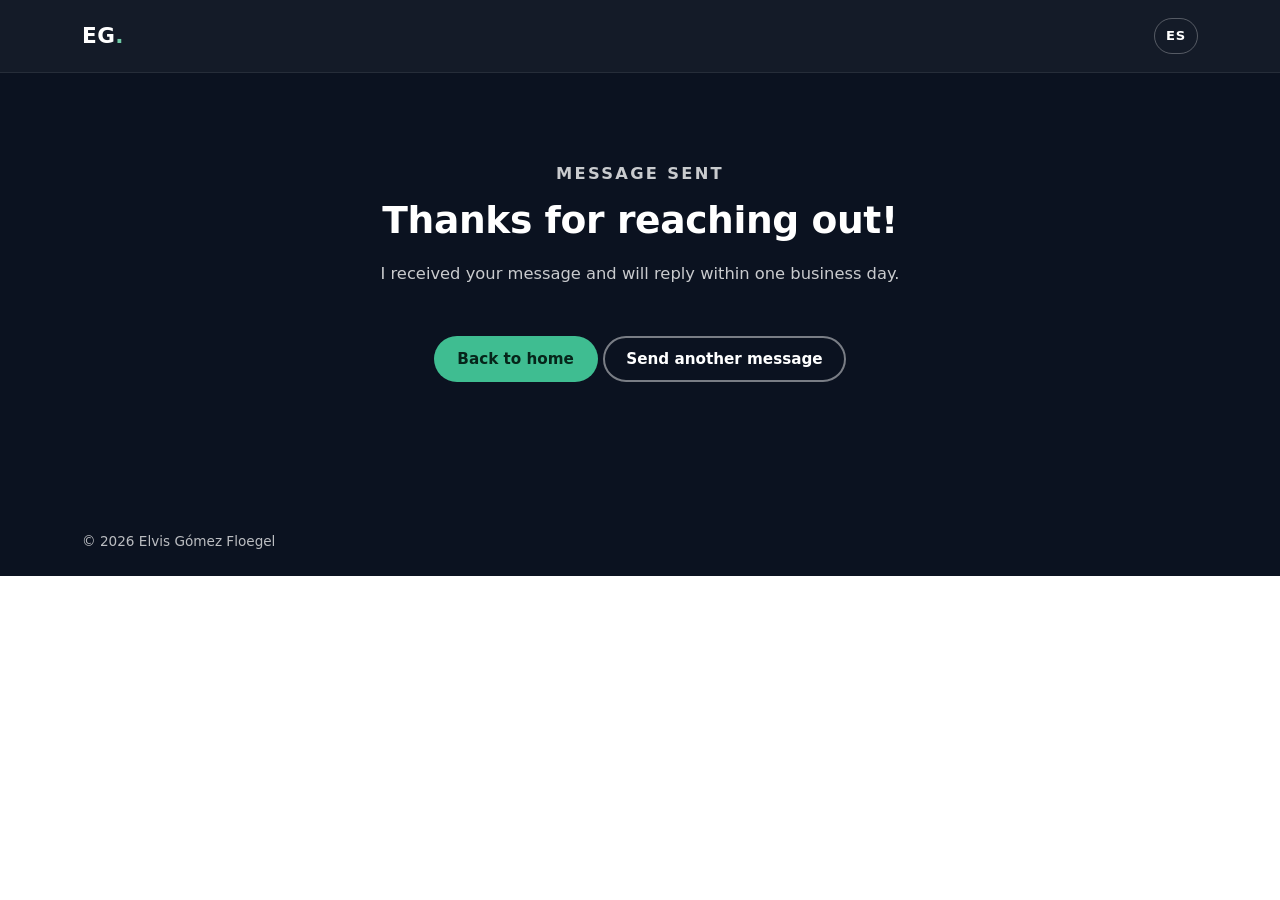
<file: thanks.html>
<!DOCTYPE html>
<html lang="en">
<head>
  <meta charset="UTF-8">
  <meta name="viewport" content="width=device-width, initial-scale=1.0">
  <title>Message sent | Elvis Gómez Floegel</title>
  <meta name="robots" content="noindex">
  <link rel="icon" href="img/favicon.svg" type="image/svg+xml">
  <link rel="stylesheet" href="css/styles.css">
</head>
<body>
  <header class="site-header">
    <div class="header-inner">
      <a class="brand" href="index.html" aria-label="Elvis Gómez Floegel — home">EG<span>.</span></a>
      <div class="header-actions">
        <a class="lang-switch" href="index.html" hreflang="es" lang="es" aria-label="Ver este sitio en español">ES</a>
      </div>
    </div>
  </header>

  <main id="main-content">
    <section class="section section--dark">
      <div class="container">
        <div class="section-head">
          <p class="eyebrow">Message sent</p>
          <h2>Thanks for reaching out!</h2>
          <p>I received your message and will reply within one business day.</p>
        </div>
        <p style="text-align:center;">
          <a class="btn btn--primary" href="index.en.html">Back to home</a>
          <a class="btn btn--ghost" href="index.en.html#contact">Send another message</a>
        </p>
      </div>
    </section>
  </main>

  <footer class="site-footer">
    <div class="footer-bottom" style="margin-top:0; border-top:0;">
      <p>© <span data-year>2026</span> Elvis Gómez Floegel</p>
    </div>
  </footer>

  <script src="js/main.js" defer></script>
</body>
</html>
</file>
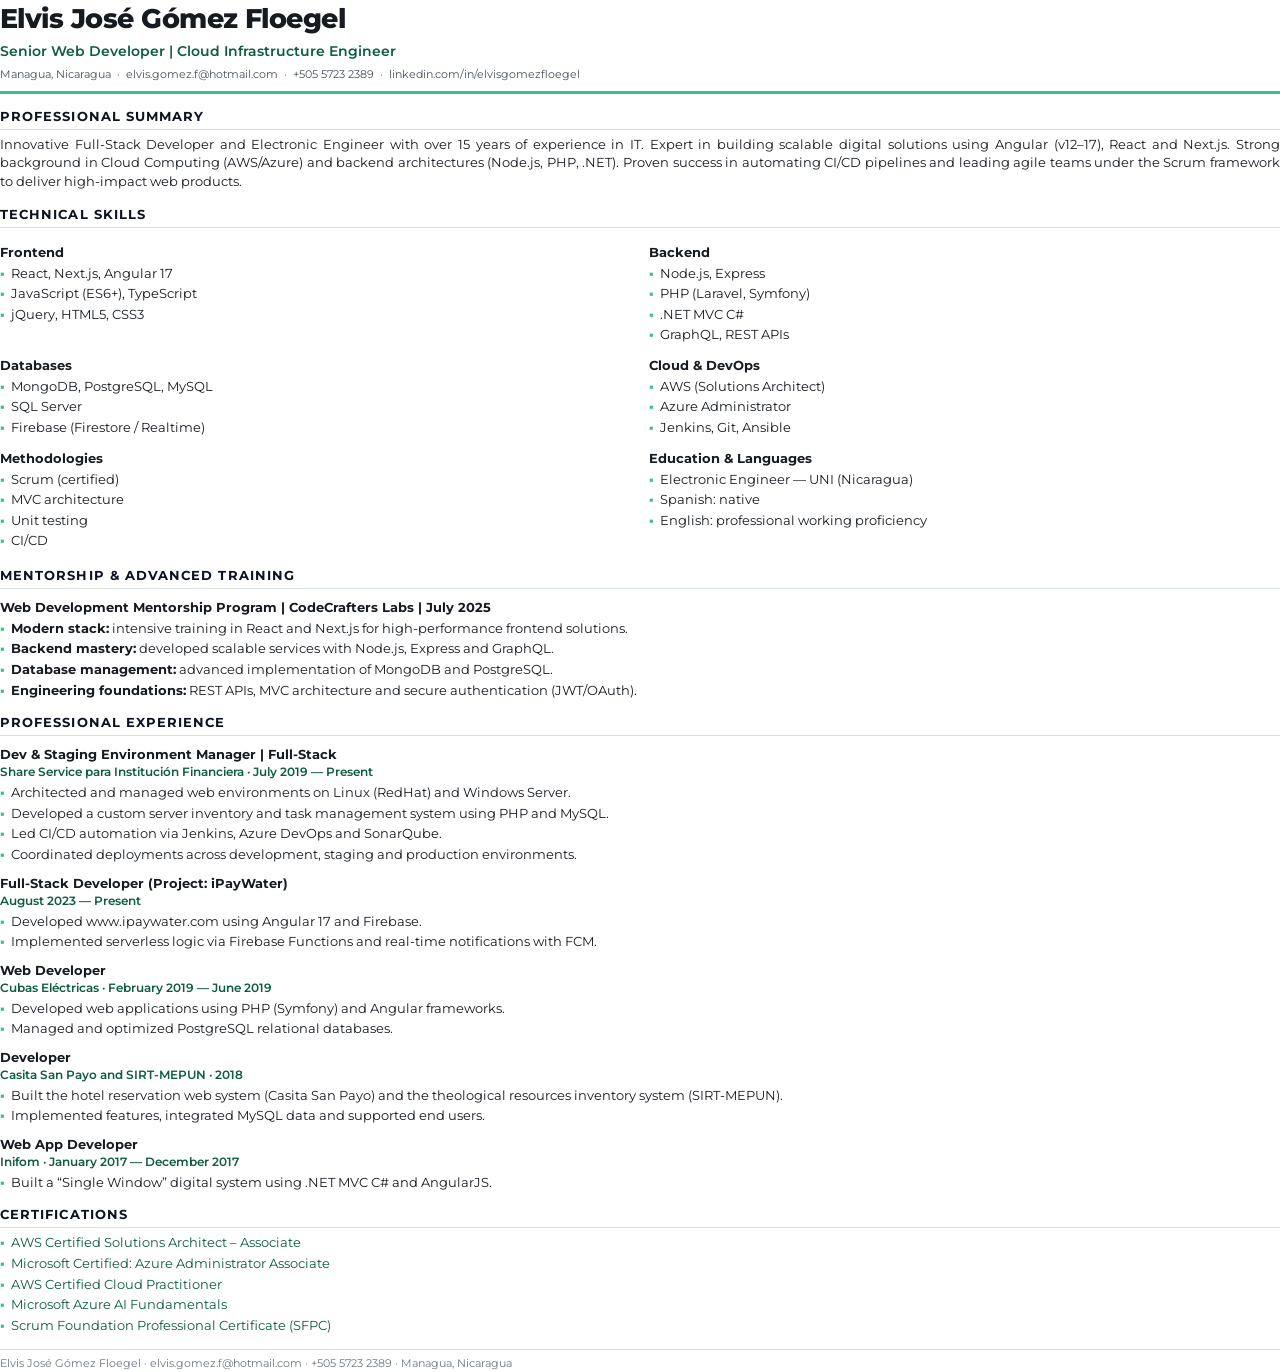
<file: cv/cv-en-web-developer.html>
<!DOCTYPE html>
<html lang="en">
<head>
<meta charset="UTF-8">
<title>Elvis José Gómez Floegel — Senior Web Developer | Cloud Infrastructure Engineer</title>
<meta name="robots" content="noindex">
<link rel="preconnect" href="https://fonts.googleapis.com">
<link rel="preconnect" href="https://fonts.gstatic.com" crossorigin>
<link href="https://fonts.googleapis.com/css2?family=Montserrat:wght@400;500;600;700;800&display=swap" rel="stylesheet">
<style>
  @page { size: A4; margin: 13mm 14mm; }
  * { box-sizing: border-box; margin: 0; padding: 0; }
  body {
    font-family: "Montserrat", Arial, sans-serif;
    font-size: 9.6pt;
    line-height: 1.45;
    color: #161b22;
  }
  header.cv-head {
    border-bottom: 3px solid #3fbd91;
    padding-bottom: 8px;
    margin-bottom: 12px;
  }
  h1 { font-size: 20pt; font-weight: 800; letter-spacing: -0.02em; }
  .role { font-size: 10.5pt; font-weight: 600; color: #0d5c43; margin-top: 2px; }
  .contact { font-size: 8.6pt; color: #45505c; margin-top: 5px; }
  .contact a { color: #45505c; text-decoration: none; }
  h2 {
    font-size: 10pt; font-weight: 700; text-transform: uppercase; letter-spacing: 0.08em;
    color: #0b1220; border-bottom: 1px solid #d7e0dd; padding-bottom: 3px;
    margin: 13px 0 6px;
  }
  h3 { font-size: 9.8pt; font-weight: 700; margin-top: 9px; }
  .company { font-size: 8.8pt; font-weight: 600; color: #0d5c43; }
  p { margin-bottom: 4px; text-align: justify; }
  ul { list-style: none; margin: 3px 0 0; }
  ul li { position: relative; padding-left: 11px; margin-bottom: 2px; }
  ul li::before { content: "▪"; position: absolute; left: 0; color: #3fbd91; }
  .grid-2 { display: grid; grid-template-columns: 1fr 1fr; gap: 0 18px; }
  .langs { display: flex; gap: 18px; }
  .langs b { color: #0b1220; }
  footer { margin-top: 14px; border-top: 1px solid #d7e0dd; padding-top: 6px; font-size: 8pt; color: #6b7683; }
  a { color: #0d5c43; text-decoration: none; }
</style>
</head>
<body>

<header class="cv-head">
  <h1>Elvis José Gómez Floegel</h1>
  <div class="role">Senior Web Developer | Cloud Infrastructure Engineer</div>
  <div class="contact">
    Managua, Nicaragua &nbsp;·&nbsp;
    <a href="mailto:elvis.gomez.f@hotmail.com">elvis.gomez.f@hotmail.com</a> &nbsp;·&nbsp;
    +505 5723 2389 &nbsp;·&nbsp;
    <a href="https://www.linkedin.com/in/elvisgomezfloegel/">linkedin.com/in/elvisgomezfloegel</a>
  </div>
</header>

<h2>Professional Summary</h2>
<p>
  Innovative Full-Stack Developer and Electronic Engineer with over 15 years of experience in IT.
  Expert in building scalable digital solutions using Angular (v12–17), React and Next.js. Strong
  background in Cloud Computing (AWS/Azure) and backend architectures (Node.js, PHP, .NET).
  Proven success in automating CI/CD pipelines and leading agile teams under the Scrum framework
  to deliver high-impact web products.
</p>

<h2>Technical Skills</h2>
<div class="grid-2">
  <div>
    <h3>Frontend</h3>
    <ul>
      <li>React, Next.js, Angular 17</li>
      <li>JavaScript (ES6+), TypeScript</li>
      <li>jQuery, HTML5, CSS3</li>
    </ul>
  </div>
  <div>
    <h3>Backend</h3>
    <ul>
      <li>Node.js, Express</li>
      <li>PHP (Laravel, Symfony)</li>
      <li>.NET MVC C#</li>
      <li>GraphQL, REST APIs</li>
    </ul>
  </div>
  <div>
    <h3>Databases</h3>
    <ul>
      <li>MongoDB, PostgreSQL, MySQL</li>
      <li>SQL Server</li>
      <li>Firebase (Firestore / Realtime)</li>
    </ul>
  </div>
  <div>
    <h3>Cloud &amp; DevOps</h3>
    <ul>
      <li>AWS (Solutions Architect)</li>
      <li>Azure Administrator</li>
      <li>Jenkins, Git, Ansible</li>
    </ul>
  </div>
  <div>
    <h3>Methodologies</h3>
    <ul>
      <li>Scrum (certified)</li>
      <li>MVC architecture</li>
      <li>Unit testing</li>
      <li>CI/CD</li>
    </ul>
  </div>
  <div>
    <h3>Education &amp; Languages</h3>
    <ul>
      <li>Electronic Engineer — UNI (Nicaragua)</li>
      <li>Spanish: native</li>
      <li>English: professional working proficiency</li>
    </ul>
  </div>
</div>

<h2>Mentorship &amp; Advanced Training</h2>
<h3>Web Development Mentorship Program | CodeCrafters Labs | July 2025</h3>
<ul>
  <li><b>Modern stack:</b> intensive training in React and Next.js for high-performance frontend solutions.</li>
  <li><b>Backend mastery:</b> developed scalable services with Node.js, Express and GraphQL.</li>
  <li><b>Database management:</b> advanced implementation of MongoDB and PostgreSQL.</li>
  <li><b>Engineering foundations:</b> REST APIs, MVC architecture and secure authentication (JWT/OAuth).</li>
</ul>

<h2>Professional Experience</h2>

<h3>Dev &amp; Staging Environment Manager | Full-Stack</h3>
<div class="company">Share Service para Institución Financiera · July 2019 — Present</div>
<ul>
  <li>Architected and managed web environments on Linux (RedHat) and Windows Server.</li>
  <li>Developed a custom server inventory and task management system using PHP and MySQL.</li>
  <li>Led CI/CD automation via Jenkins, Azure DevOps and SonarQube.</li>
  <li>Coordinated deployments across development, staging and production environments.</li>
</ul>

<h3>Full-Stack Developer (Project: iPayWater)</h3>
<div class="company">August 2023 — Present</div>
<ul>
  <li>Developed www.ipaywater.com using Angular 17 and Firebase.</li>
  <li>Implemented serverless logic via Firebase Functions and real-time notifications with FCM.</li>
</ul>

<h3>Web Developer</h3>
<div class="company">Cubas Eléctricas · February 2019 — June 2019</div>
<ul>
  <li>Developed web applications using PHP (Symfony) and Angular frameworks.</li>
  <li>Managed and optimized PostgreSQL relational databases.</li>
</ul>

<h3>Developer</h3>
<div class="company">Casita San Payo and SIRT-MEPUN · 2018</div>
<ul>
  <li>Built the hotel reservation web system (Casita San Payo) and the theological resources inventory system (SIRT-MEPUN).</li>
  <li>Implemented features, integrated MySQL data and supported end users.</li>
</ul>

<h3>Web App Developer</h3>
<div class="company">Inifom · January 2017 — December 2017</div>
<ul>
  <li>Built a “Single Window” digital system using .NET MVC C# and AngularJS.</li>
</ul>

<h2>Certifications</h2>
<ul>
  <li><a href="https://www.credly.com/earner/earned/badge/625f80b6-f935-4caf-9395-c5f337ea832b">AWS Certified Solutions Architect – Associate</a></li>
  <li><a href="https://learn.microsoft.com/es-mx/users/elvisgomezfloegel-1023/credentials/ca2dd6e22f46a89c">Microsoft Certified: Azure Administrator Associate</a></li>
  <li><a href="https://www.credly.com/badges/e44c7de1-3171-4008-a7e4-c83df231271d/linked_in_profile">AWS Certified Cloud Practitioner</a></li>
  <li><a href="https://www.credly.com/badges/c923ae9e-554a-4389-8412-6a2b8e352f42">Microsoft Azure AI Fundamentals</a></li>
  <li><a href="https://www.credly.com/badges/383b7bf7-59bc-4227-835e-c8db965072f8">Scrum Foundation Professional Certificate (SFPC)</a></li>
</ul>

<footer>
  Elvis José Gómez Floegel · elvis.gomez.f@hotmail.com · +505 5723 2389 · Managua, Nicaragua
</footer>

</body>
</html>
</file>
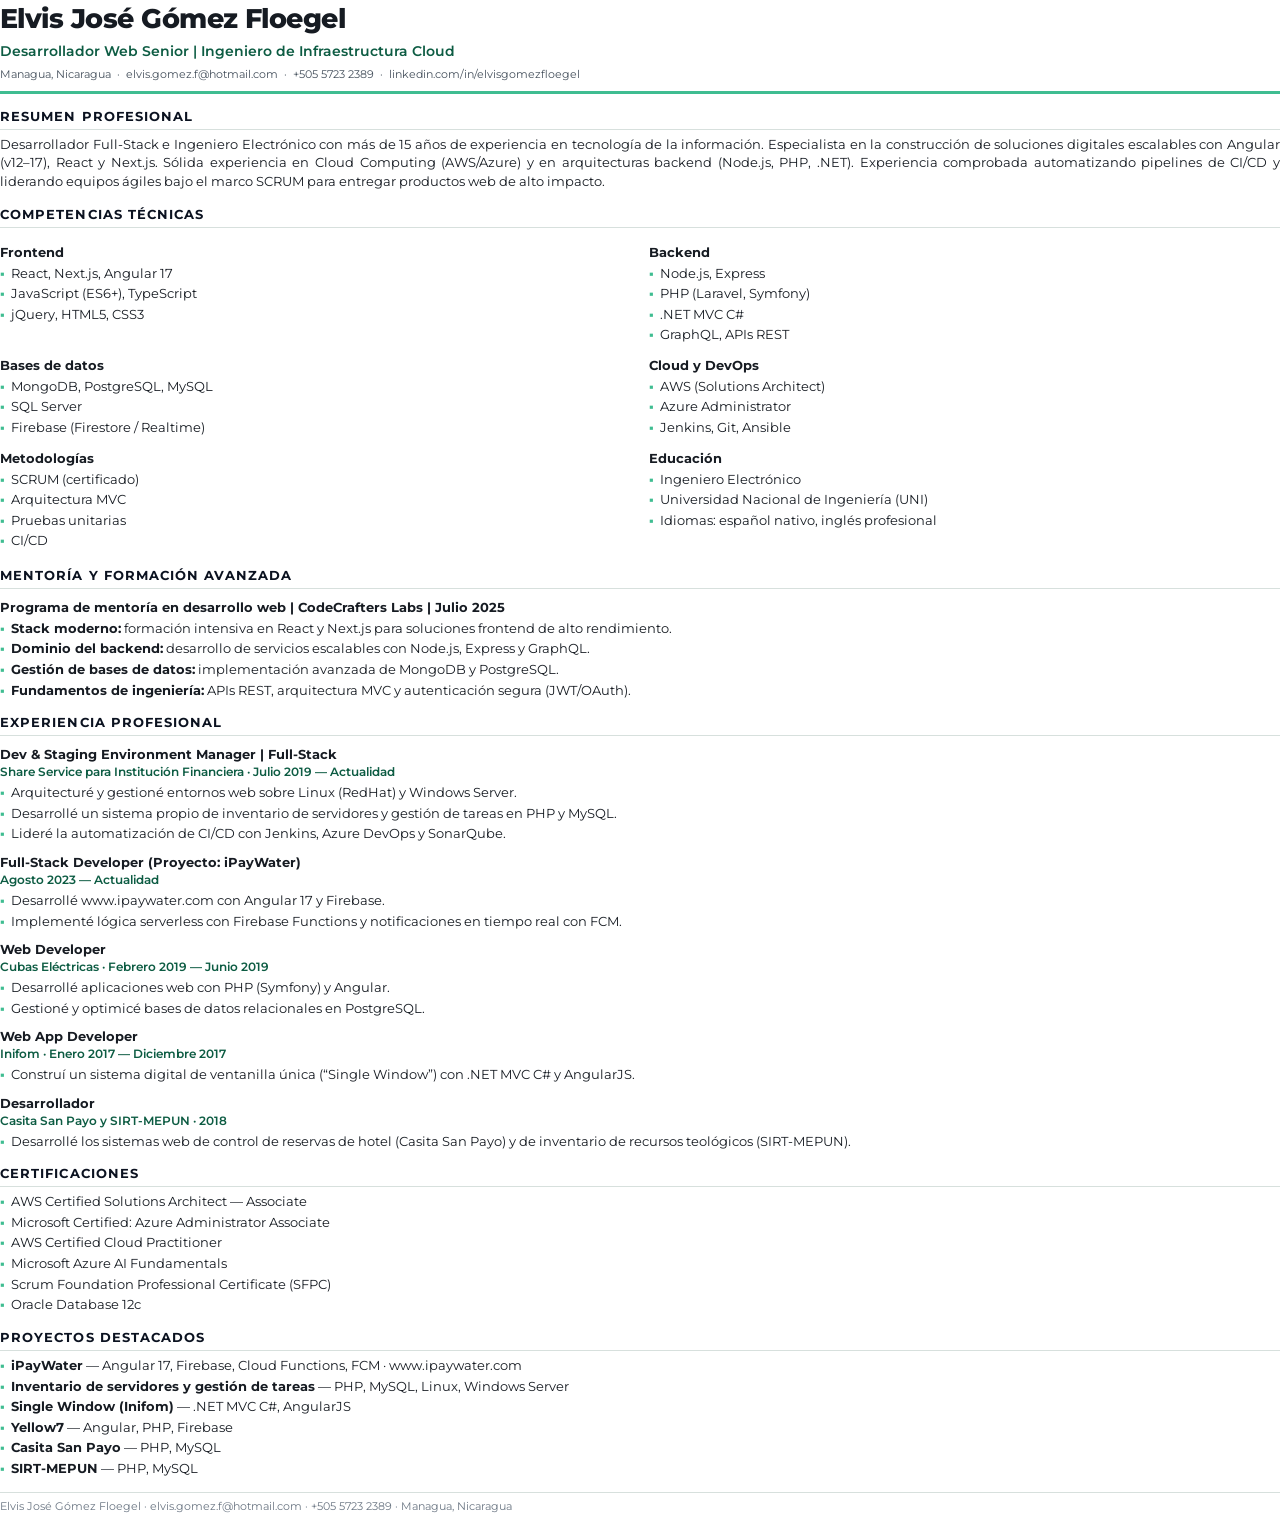
<file: cv/cv-es-desarrollo-web.html>
<!DOCTYPE html>
<html lang="es">
<head>
<meta charset="UTF-8">
<title>Elvis José Gómez Floegel — Desarrollador Web Senior | Infraestructura Cloud</title>
<meta name="robots" content="noindex">
<link rel="preconnect" href="https://fonts.googleapis.com">
<link rel="preconnect" href="https://fonts.gstatic.com" crossorigin>
<link href="https://fonts.googleapis.com/css2?family=Montserrat:wght@400;500;600;700;800&display=swap" rel="stylesheet">
<style>
  @page { size: A4; margin: 13mm 14mm; }
  * { box-sizing: border-box; margin: 0; padding: 0; }
  body {
    font-family: "Montserrat", Arial, sans-serif;
    font-size: 9.6pt;
    line-height: 1.45;
    color: #161b22;
  }
  header.cv-head {
    border-bottom: 3px solid #3fbd91;
    padding-bottom: 8px;
    margin-bottom: 12px;
  }
  h1 { font-size: 20pt; font-weight: 800; letter-spacing: -0.02em; }
  .role { font-size: 10.5pt; font-weight: 600; color: #0d5c43; margin-top: 2px; }
  .contact { font-size: 8.6pt; color: #45505c; margin-top: 5px; }
  .contact a { color: #45505c; text-decoration: none; }
  h2 {
    font-size: 10pt; font-weight: 700; text-transform: uppercase; letter-spacing: 0.08em;
    color: #0b1220; border-bottom: 1px solid #d7e0dd; padding-bottom: 3px;
    margin: 13px 0 6px;
  }
  h3 { font-size: 9.8pt; font-weight: 700; margin-top: 9px; }
  .company { font-size: 8.8pt; font-weight: 600; color: #0d5c43; }
  p { margin-bottom: 4px; text-align: justify; }
  ul { list-style: none; margin: 3px 0 0; }
  ul li { position: relative; padding-left: 11px; margin-bottom: 2px; }
  ul li::before { content: "▪"; position: absolute; left: 0; color: #3fbd91; }
  .grid-2 { display: grid; grid-template-columns: 1fr 1fr; gap: 0 18px; }
  .tags { font-size: 8.4pt; color: #45505c; font-style: italic; margin-top: 2px; }
  .langs { display: flex; gap: 18px; }
  .langs b { color: #0b1220; }
  .target { background: #f1f7f5; border-left: 3px solid #3fbd91; padding: 7px 10px; font-size: 9pt; }
  footer { margin-top: 14px; border-top: 1px solid #d7e0dd; padding-top: 6px; font-size: 8pt; color: #6b7683; }
  a { color: #0d5c43; text-decoration: none; }
</style>
</head>
<body>

<header class="cv-head">
  <h1>Elvis José Gómez Floegel</h1>
  <div class="role">Desarrollador Web Senior | Ingeniero de Infraestructura Cloud</div>
  <div class="contact">
    Managua, Nicaragua &nbsp;·&nbsp;
    <a href="mailto:elvis.gomez.f@hotmail.com">elvis.gomez.f@hotmail.com</a> &nbsp;·&nbsp;
    +505 5723 2389 &nbsp;·&nbsp;
    <a href="https://www.linkedin.com/in/elvisgomezfloegel/">linkedin.com/in/elvisgomezfloegel</a>
  </div>
</header>

<h2>Resumen profesional</h2>
<p>
  Desarrollador Full-Stack e Ingeniero Electrónico con más de 15 años de experiencia en tecnología de la
  información. Especialista en la construcción de soluciones digitales escalables con Angular (v12–17), React y
  Next.js. Sólida experiencia en Cloud Computing (AWS/Azure) y en arquitecturas backend (Node.js, PHP, .NET).
  Experiencia comprobada automatizando pipelines de CI/CD y liderando equipos ágiles bajo el marco SCRUM para
  entregar productos web de alto impacto.
</p>

<h2>Competencias técnicas</h2>
<div class="grid-2">
  <div>
    <h3>Frontend</h3>
    <ul>
      <li>React, Next.js, Angular 17</li>
      <li>JavaScript (ES6+), TypeScript</li>
      <li>jQuery, HTML5, CSS3</li>
    </ul>
  </div>
  <div>
    <h3>Backend</h3>
    <ul>
      <li>Node.js, Express</li>
      <li>PHP (Laravel, Symfony)</li>
      <li>.NET MVC C#</li>
      <li>GraphQL, APIs REST</li>
    </ul>
  </div>
  <div>
    <h3>Bases de datos</h3>
    <ul>
      <li>MongoDB, PostgreSQL, MySQL</li>
      <li>SQL Server</li>
      <li>Firebase (Firestore / Realtime)</li>
    </ul>
  </div>
  <div>
    <h3>Cloud y DevOps</h3>
    <ul>
      <li>AWS (Solutions Architect)</li>
      <li>Azure Administrator</li>
      <li>Jenkins, Git, Ansible</li>
    </ul>
  </div>
  <div>
    <h3>Metodologías</h3>
    <ul>
      <li>SCRUM (certificado)</li>
      <li>Arquitectura MVC</li>
      <li>Pruebas unitarias</li>
      <li>CI/CD</li>
    </ul>
  </div>
  <div>
    <h3>Educación</h3>
    <ul>
      <li>Ingeniero Electrónico</li>
      <li>Universidad Nacional de Ingeniería (UNI)</li>
      <li>Idiomas: español nativo, inglés profesional</li>
    </ul>
  </div>
</div>

<h2>Mentoría y formación avanzada</h2>
<h3>Programa de mentoría en desarrollo web | CodeCrafters Labs | Julio 2025</h3>
<ul>
  <li><b>Stack moderno:</b> formación intensiva en React y Next.js para soluciones frontend de alto rendimiento.</li>
  <li><b>Dominio del backend:</b> desarrollo de servicios escalables con Node.js, Express y GraphQL.</li>
  <li><b>Gestión de bases de datos:</b> implementación avanzada de MongoDB y PostgreSQL.</li>
  <li><b>Fundamentos de ingeniería:</b> APIs REST, arquitectura MVC y autenticación segura (JWT/OAuth).</li>
</ul>

<h2>Experiencia profesional</h2>

<h3>Dev & Staging Environment Manager | Full-Stack</h3>
<div class="company">Share Service para Institución Financiera · Julio 2019 — Actualidad</div>
<ul>
  <li>Arquitecturé y gestioné entornos web sobre Linux (RedHat) y Windows Server.</li>
  <li>Desarrollé un sistema propio de inventario de servidores y gestión de tareas en PHP y MySQL.</li>
  <li>Lideré la automatización de CI/CD con Jenkins, Azure DevOps y SonarQube.</li>
</ul>

<h3>Full-Stack Developer (Proyecto: iPayWater)</h3>
<div class="company">Agosto 2023 — Actualidad</div>
<ul>
  <li>Desarrollé www.ipaywater.com con Angular 17 y Firebase.</li>
  <li>Implementé lógica serverless con Firebase Functions y notificaciones en tiempo real con FCM.</li>
</ul>

<h3>Web Developer</h3>
<div class="company">Cubas Eléctricas · Febrero 2019 — Junio 2019</div>
<ul>
  <li>Desarrollé aplicaciones web con PHP (Symfony) y Angular.</li>
  <li>Gestioné y optimicé bases de datos relacionales en PostgreSQL.</li>
</ul>

<h3>Web App Developer</h3>
<div class="company">Inifom · Enero 2017 — Diciembre 2017</div>
<ul>
  <li>Construí un sistema digital de ventanilla única (“Single Window”) con .NET MVC C# y AngularJS.</li>
</ul>

<h3>Desarrollador</h3>
<div class="company">Casita San Payo y SIRT-MEPUN · 2018</div>
<ul>
  <li>Desarrollé los sistemas web de control de reservas de hotel (Casita San Payo) y de inventario de recursos teológicos (SIRT-MEPUN).</li>
</ul>

<h2>Certificaciones</h2>
<ul>
  <li>AWS Certified Solutions Architect — Associate</li>
  <li>Microsoft Certified: Azure Administrator Associate</li>
  <li>AWS Certified Cloud Practitioner</li>
  <li>Microsoft Azure AI Fundamentals</li>
  <li>Scrum Foundation Professional Certificate (SFPC)</li>
  <li>Oracle Database 12c</li>
</ul>

<h2>Proyectos destacados</h2>
<ul>
  <li><b>iPayWater</b> — Angular 17, Firebase, Cloud Functions, FCM · www.ipaywater.com</li>
  <li><b>Inventario de servidores y gestión de tareas</b> — PHP, MySQL, Linux, Windows Server</li>
  <li><b>Single Window (Inifom)</b> — .NET MVC C#, AngularJS</li>
  <li><b>Yellow7</b> — Angular, PHP, Firebase</li>
  <li><b>Casita San Payo</b> — PHP, MySQL</li>
  <li><b>SIRT-MEPUN</b> — PHP, MySQL</li>
</ul>

<footer>
  Elvis José Gómez Floegel · elvis.gomez.f@hotmail.com · +505 5723 2389 · Managua, Nicaragua
</footer>

</body>
</html>
</file>
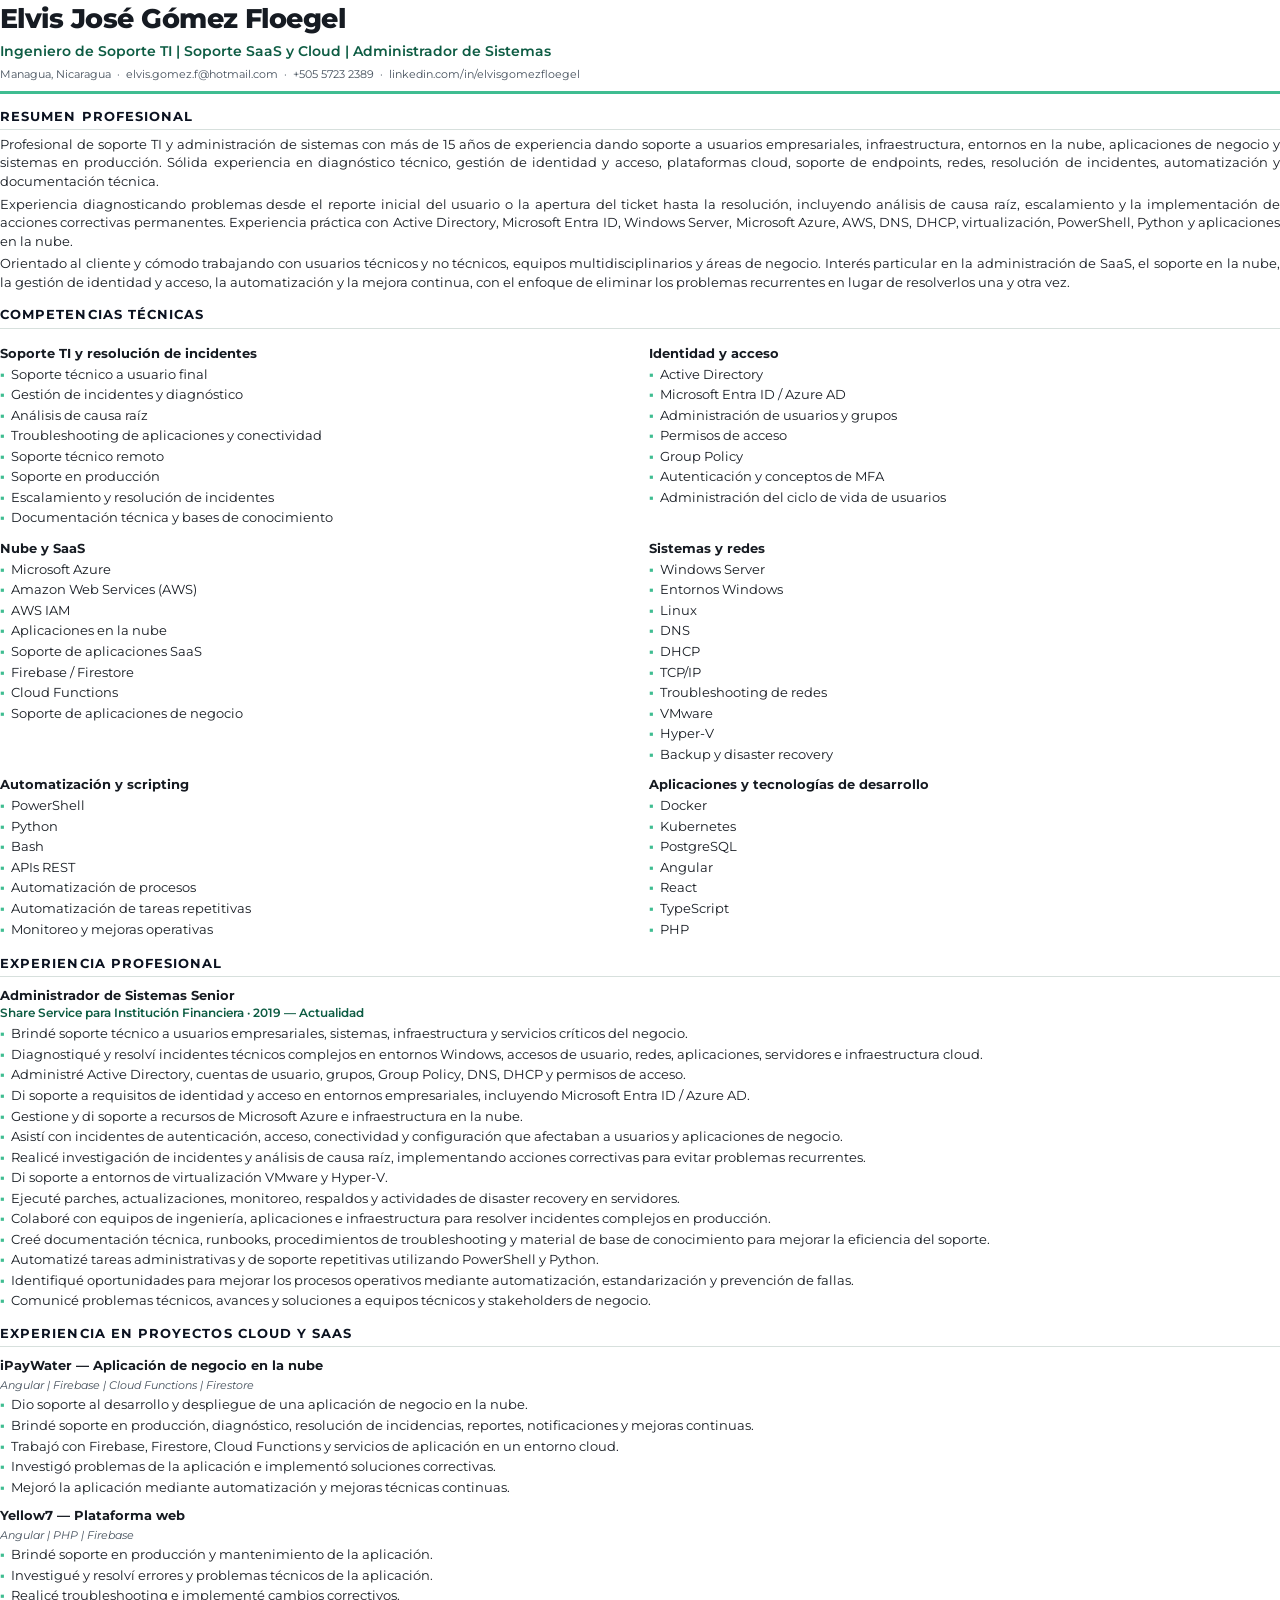
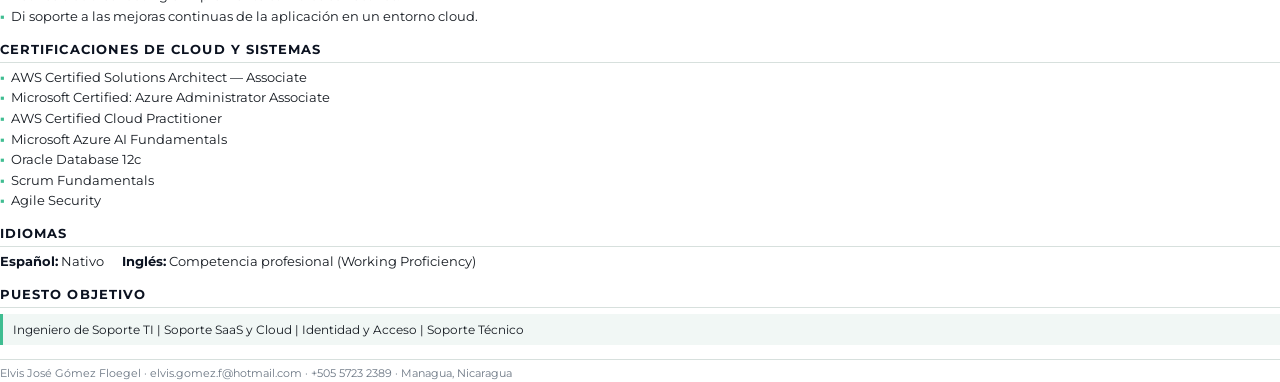
<file: cv/cv-es-soporte-ti.html>
<!DOCTYPE html>
<html lang="es">
<head>
<meta charset="UTF-8">
<title>Elvis José Gómez Floegel — Ingeniero de Soporte TI | SaaS & Cloud</title>
<meta name="robots" content="noindex">
<link rel="preconnect" href="https://fonts.googleapis.com">
<link rel="preconnect" href="https://fonts.gstatic.com" crossorigin>
<link href="https://fonts.googleapis.com/css2?family=Montserrat:wght@400;500;600;700;800&display=swap" rel="stylesheet">
<style>
  @page { size: A4; margin: 13mm 14mm; }
  * { box-sizing: border-box; margin: 0; padding: 0; }
  body {
    font-family: "Montserrat", Arial, sans-serif;
    font-size: 9.6pt;
    line-height: 1.45;
    color: #161b22;
  }
  header.cv-head {
    border-bottom: 3px solid #3fbd91;
    padding-bottom: 8px;
    margin-bottom: 12px;
  }
  h1 { font-size: 20pt; font-weight: 800; letter-spacing: -0.02em; }
  .role { font-size: 10.5pt; font-weight: 600; color: #0d5c43; margin-top: 2px; }
  .contact { font-size: 8.6pt; color: #45505c; margin-top: 5px; }
  .contact a { color: #45505c; text-decoration: none; }
  h2 {
    font-size: 10pt; font-weight: 700; text-transform: uppercase; letter-spacing: 0.08em;
    color: #0b1220; border-bottom: 1px solid #d7e0dd; padding-bottom: 3px;
    margin: 13px 0 6px;
  }
  h3 { font-size: 9.8pt; font-weight: 700; margin-top: 9px; }
  .company { font-size: 8.8pt; font-weight: 600; color: #0d5c43; }
  p { margin-bottom: 4px; text-align: justify; }
  ul { list-style: none; margin: 3px 0 0; }
  ul li { position: relative; padding-left: 11px; margin-bottom: 2px; }
  ul li::before { content: "▪"; position: absolute; left: 0; color: #3fbd91; }
  .grid-2 { display: grid; grid-template-columns: 1fr 1fr; gap: 0 18px; }
  .tags { font-size: 8.4pt; color: #45505c; font-style: italic; margin-top: 2px; }
  .langs { display: flex; gap: 18px; }
  .langs b { color: #0b1220; }
  .target { background: #f1f7f5; border-left: 3px solid #3fbd91; padding: 7px 10px; font-size: 9pt; }
  footer { margin-top: 14px; border-top: 1px solid #d7e0dd; padding-top: 6px; font-size: 8pt; color: #6b7683; }
  a { color: #0d5c43; text-decoration: none; }
</style>
</head>
<body>

<header class="cv-head">
  <h1>Elvis José Gómez Floegel</h1>
  <div class="role">Ingeniero de Soporte TI | Soporte SaaS y Cloud | Administrador de Sistemas</div>
  <div class="contact">
    Managua, Nicaragua &nbsp;·&nbsp;
    <a href="mailto:elvis.gomez.f@hotmail.com">elvis.gomez.f@hotmail.com</a> &nbsp;·&nbsp;
    +505 5723 2389 &nbsp;·&nbsp;
    <a href="https://www.linkedin.com/in/elvisgomezfloegel/">linkedin.com/in/elvisgomezfloegel</a>
  </div>
</header>

<h2>Resumen profesional</h2>
<p>
  Profesional de soporte TI y administración de sistemas con más de 15 años de experiencia dando soporte a
  usuarios empresariales, infraestructura, entornos en la nube, aplicaciones de negocio y sistemas en producción.
  Sólida experiencia en diagnóstico técnico, gestión de identidad y acceso, plataformas cloud, soporte de
  endpoints, redes, resolución de incidentes, automatización y documentación técnica.
</p>
<p>
  Experiencia diagnosticando problemas desde el reporte inicial del usuario o la apertura del ticket hasta la
  resolución, incluyendo análisis de causa raíz, escalamiento y la implementación de acciones correctivas
  permanentes. Experiencia práctica con Active Directory, Microsoft Entra ID, Windows Server, Microsoft Azure,
  AWS, DNS, DHCP, virtualización, PowerShell, Python y aplicaciones en la nube.
</p>
<p>
  Orientado al cliente y cómodo trabajando con usuarios técnicos y no técnicos, equipos multidisciplinarios y
  áreas de negocio. Interés particular en la administración de SaaS, el soporte en la nube, la gestión de
  identidad y acceso, la automatización y la mejora continua, con el enfoque de eliminar los problemas
  recurrentes en lugar de resolverlos una y otra vez.
</p>

<h2>Competencias técnicas</h2>
<div class="grid-2">
  <div>
    <h3>Soporte TI y resolución de incidentes</h3>
    <ul>
      <li>Soporte técnico a usuario final</li>
      <li>Gestión de incidentes y diagnóstico</li>
      <li>Análisis de causa raíz</li>
      <li>Troubleshooting de aplicaciones y conectividad</li>
      <li>Soporte técnico remoto</li>
      <li>Soporte en producción</li>
      <li>Escalamiento y resolución de incidentes</li>
      <li>Documentación técnica y bases de conocimiento</li>
    </ul>
  </div>
  <div>
    <h3>Identidad y acceso</h3>
    <ul>
      <li>Active Directory</li>
      <li>Microsoft Entra ID / Azure AD</li>
      <li>Administración de usuarios y grupos</li>
      <li>Permisos de acceso</li>
      <li>Group Policy</li>
      <li>Autenticación y conceptos de MFA</li>
      <li>Administración del ciclo de vida de usuarios</li>
    </ul>
  </div>
  <div>
    <h3>Nube y SaaS</h3>
    <ul>
      <li>Microsoft Azure</li>
      <li>Amazon Web Services (AWS)</li>
      <li>AWS IAM</li>
      <li>Aplicaciones en la nube</li>
      <li>Soporte de aplicaciones SaaS</li>
      <li>Firebase / Firestore</li>
      <li>Cloud Functions</li>
      <li>Soporte de aplicaciones de negocio</li>
    </ul>
  </div>
  <div>
    <h3>Sistemas y redes</h3>
    <ul>
      <li>Windows Server</li>
      <li>Entornos Windows</li>
      <li>Linux</li>
      <li>DNS</li>
      <li>DHCP</li>
      <li>TCP/IP</li>
      <li>Troubleshooting de redes</li>
      <li>VMware</li>
      <li>Hyper-V</li>
      <li>Backup y disaster recovery</li>
    </ul>
  </div>
  <div>
    <h3>Automatización y scripting</h3>
    <ul>
      <li>PowerShell</li>
      <li>Python</li>
      <li>Bash</li>
      <li>APIs REST</li>
      <li>Automatización de procesos</li>
      <li>Automatización de tareas repetitivas</li>
      <li>Monitoreo y mejoras operativas</li>
    </ul>
  </div>
  <div>
    <h3>Aplicaciones y tecnologías de desarrollo</h3>
    <ul>
      <li>Docker</li>
      <li>Kubernetes</li>
      <li>PostgreSQL</li>
      <li>Angular</li>
      <li>React</li>
      <li>TypeScript</li>
      <li>PHP</li>
    </ul>
  </div>
</div>

<h2>Experiencia profesional</h2>

<h3>Administrador de Sistemas Senior</h3>
<div class="company">Share Service para Institución Financiera · 2019 — Actualidad</div>
<ul>
  <li>Brindé soporte técnico a usuarios empresariales, sistemas, infraestructura y servicios críticos del negocio.</li>
  <li>Diagnostiqué y resolví incidentes técnicos complejos en entornos Windows, accesos de usuario, redes, aplicaciones, servidores e infraestructura cloud.</li>
  <li>Administré Active Directory, cuentas de usuario, grupos, Group Policy, DNS, DHCP y permisos de acceso.</li>
  <li>Di soporte a requisitos de identidad y acceso en entornos empresariales, incluyendo Microsoft Entra ID / Azure AD.</li>
  <li>Gestione y di soporte a recursos de Microsoft Azure e infraestructura en la nube.</li>
  <li>Asistí con incidentes de autenticación, acceso, conectividad y configuración que afectaban a usuarios y aplicaciones de negocio.</li>
  <li>Realicé investigación de incidentes y análisis de causa raíz, implementando acciones correctivas para evitar problemas recurrentes.</li>
  <li>Di soporte a entornos de virtualización VMware y Hyper-V.</li>
  <li>Ejecuté parches, actualizaciones, monitoreo, respaldos y actividades de disaster recovery en servidores.</li>
  <li>Colaboré con equipos de ingeniería, aplicaciones e infraestructura para resolver incidentes complejos en producción.</li>
  <li>Creé documentación técnica, runbooks, procedimientos de troubleshooting y material de base de conocimiento para mejorar la eficiencia del soporte.</li>
  <li>Automatizé tareas administrativas y de soporte repetitivas utilizando PowerShell y Python.</li>
  <li>Identifiqué oportunidades para mejorar los procesos operativos mediante automatización, estandarización y prevención de fallas.</li>
  <li>Comunicé problemas técnicos, avances y soluciones a equipos técnicos y stakeholders de negocio.</li>
</ul>

<h2>Experiencia en proyectos cloud y SaaS</h2>

<h3>iPayWater — Aplicación de negocio en la nube</h3>
<div class="tags">Angular | Firebase | Cloud Functions | Firestore</div>
<ul>
  <li>Dio soporte al desarrollo y despliegue de una aplicación de negocio en la nube.</li>
  <li>Brindé soporte en producción, diagnóstico, resolución de incidencias, reportes, notificaciones y mejoras continuas.</li>
  <li>Trabajó con Firebase, Firestore, Cloud Functions y servicios de aplicación en un entorno cloud.</li>
  <li>Investigó problemas de la aplicación e implementó soluciones correctivas.</li>
  <li>Mejoró la aplicación mediante automatización y mejoras técnicas continuas.</li>
</ul>

<h3>Yellow7 — Plataforma web</h3>
<div class="tags">Angular | PHP | Firebase</div>
<ul>
  <li>Brindé soporte en producción y mantenimiento de la aplicación.</li>
  <li>Investigué y resolví errores y problemas técnicos de la aplicación.</li>
  <li>Realicé troubleshooting e implementé cambios correctivos.</li>
  <li>Di soporte a las mejoras continuas de la aplicación en un entorno cloud.</li>
</ul>

<h2>Certificaciones de cloud y sistemas</h2>
<ul>
  <li>AWS Certified Solutions Architect — Associate</li>
  <li>Microsoft Certified: Azure Administrator Associate</li>
  <li>AWS Certified Cloud Practitioner</li>
  <li>Microsoft Azure AI Fundamentals</li>
  <li>Oracle Database 12c</li>
  <li>Scrum Fundamentals</li>
  <li>Agile Security</li>
</ul>

<h2>Idiomas</h2>
<div class="langs">
  <div><b>Español:</b> Nativo</div>
  <div><b>Inglés:</b> Competencia profesional (Working Proficiency)</div>
</div>

<h2>Puesto objetivo</h2>
<div class="target">
  Ingeniero de Soporte TI | Soporte SaaS y Cloud | Identidad y Acceso | Soporte Técnico
</div>

<footer>
  Elvis José Gómez Floegel · elvis.gomez.f@hotmail.com · +505 5723 2389 · Managua, Nicaragua
</footer>

</body>
</html>
</file>
<file: css/styles.css>
/* ==========================================================================
   Elvis Gómez Floegel — Portafolio
   Hoja de estilos principal (ES/EN)
   --------------------------------------------------------------------------
   1. Tokens y reset
   2. Base y tipografía
   3. Layout / utilidades
   4. Header + navegación
   5. Hero
   6. Selector de perfil (tabs)
   7. Acerca de
   8. Servicios
   9. Experiencia (timeline)
   10. Habilidades
   11. Certificaciones
   12. Proyectos
   13. Educación / idiomas / CV
   14. Contacto
   15. Footer
   16. Botón volver arriba
   17. Responsive
   18. Impresión
   ========================================================================== */

/* 1. Tokens y reset ====================================================== */
:root {
  --accent: #70cca6;
  --accent-strong: #3fbd91;
  --accent-soft: rgba(112, 204, 166, 0.14);
  --ink: #10161d;
  --ink-soft: #47535f;
  --muted: #5b6673;
  --line: #dde5e3;
  --bg: #ffffff;
  --bg-soft: #f2f6f5;
  --bg-light: #e6eeec;
  --bg-dark: #0b1220;
  --bg-navy: #0a1633;
  --bg-deep: #16202f;
  --white: #ffffff;
  --radius: 14px;
  --radius-lg: 20px;
  --shadow-sm: 0 1px 2px rgba(16, 22, 29, 0.06), 0 2px 8px rgba(16, 22, 29, 0.05);
  --shadow-md: 0 10px 30px rgba(16, 22, 29, 0.10);
  --container: 1180px;
  --header-h: 72px;
  --tabs-h: 62px;
  --font: "Montserrat", "Segoe UI", system-ui, -apple-system, "Helvetica Neue", Arial, sans-serif;
}

/* 2. Base y tipografía ==================================================== */
*,
*::before,
*::after {
  box-sizing: border-box;
}

html {
  font-size: 100%;              /* 1rem = 16px real (corrección del bug anterior) */
  scroll-behavior: smooth;
  scroll-padding-top: calc(var(--header-h) + var(--tabs-h) + 12px);
  -webkit-text-size-adjust: 100%;
}

body {
  margin: 0;
  font-family: var(--font);
  font-size: 1rem;
  line-height: 1.65;
  color: var(--ink);
  background: var(--bg);
  -webkit-font-smoothing: antialiased;
}

h1, h2, h3, h4 {
  margin: 0 0 0.5em;
  line-height: 1.2;
  font-weight: 700;
  letter-spacing: -0.01em;
}

h1 { font-size: clamp(2.1rem, 5vw, 3.25rem); }
h2 { font-size: clamp(1.7rem, 3.4vw, 2.35rem); }
h3 { font-size: clamp(1.05rem, 1.8vw, 1.25rem); }
h4 { font-size: 1rem; }

p { margin: 0 0 1rem; }
p:last-child { margin-bottom: 0; }

a {
  color: var(--accent-strong);
  text-decoration: none;
}
a:hover { text-decoration: underline; }

img {
  max-width: 100%;
  height: auto;
  display: block;
}

ul, ol { margin: 0 0 1rem; padding-left: 1.15rem; }

button {
  font: inherit;
  cursor: pointer;
}

:focus-visible {
  outline: 3px solid var(--accent-strong);
  outline-offset: 3px;
  border-radius: 4px;
}

[hidden] { display: none !important; }

.skip-link {
  position: absolute;
  left: -9999px;
  top: 0;
  z-index: 200;
  background: var(--accent);
  color: var(--bg-dark);
  padding: 0.75rem 1.25rem;
  font-weight: 700;
  border-radius: 0 0 var(--radius) 0;
}
.skip-link:focus {
  left: 0;
  text-decoration: none;
}

.sr-only {
  position: absolute;
  width: 1px; height: 1px;
  padding: 0; margin: -1px;
  overflow: hidden;
  clip: rect(0 0 0 0);
  white-space: nowrap;
  border: 0;
}

/* 3. Layout / utilidades ================================================= */
.container {
  width: 100%;
  max-width: var(--container);
  margin-inline: auto;
  padding-inline: clamp(1rem, 4vw, 2rem);
}

.section {
  padding-block: clamp(3rem, 7vw, 5.5rem);
  scroll-margin-top: calc(var(--header-h) + var(--tabs-h));
}

.section--tight { padding-block: clamp(2rem, 5vw, 3.5rem); }
.section--soft { background: var(--bg-soft); }
.section--light { background: var(--bg-light); }
.section--dark { background: var(--bg-dark); color: var(--white); }
.section--dark h2, .section--dark h3 { color: var(--white); }

.section-head {
  max-width: 760px;
  margin: 0 auto clamp(1.75rem, 4vw, 3rem);
  text-align: center;
}
.section-head p {
  color: var(--ink-soft);
  font-size: 1.02rem;
}
.section--dark .section-head p { color: rgba(255, 255, 255, 0.78); }

.eyebrow {
  display: inline-block;
  font-size: 0.78rem;
  font-weight: 700;
  letter-spacing: 0.14em;
  text-transform: uppercase;
  color: var(--accent-strong);
  margin-bottom: 0.6rem;
}
.section--dark .eyebrow { color: var(--accent); }

.btn {
  display: inline-flex;
  align-items: center;
  gap: 0.5rem;
  padding: 0.72rem 1.35rem;
  border-radius: 999px;
  border: 2px solid transparent;
  font-weight: 600;
  font-size: 0.95rem;
  line-height: 1.2;
  text-decoration: none;
  transition: transform 0.15s ease, background-color 0.2s ease, color 0.2s ease, border-color 0.2s ease;
}
.btn:hover { transform: translateY(-2px); text-decoration: none; }

.btn--primary { background: var(--accent-strong); color: #06251a; }
.btn--primary:hover { background: var(--accent); }

.btn--ghost {
  border-color: rgba(255, 255, 255, 0.45);
  color: var(--white);
}
.btn--ghost:hover { border-color: var(--accent); color: var(--accent); }

.btn--outline {
  border-color: var(--line);
  color: var(--ink);
  background: var(--white);
}
.btn--outline:hover { border-color: var(--accent-strong); color: var(--accent-strong); }

.btn--sm { padding: 0.5rem 1rem; font-size: 0.86rem; }

.link-arrow {
  font-weight: 700;
  font-size: 0.9rem;
  color: var(--accent-strong);
}
.link-arrow::after { content: " →"; }

/* 4. Header + navegación ================================================= */
.site-header {
  position: sticky;
  top: 0;
  z-index: 100;
  background: rgba(11, 18, 32, 0.96);
  backdrop-filter: blur(8px);
  border-bottom: 1px solid rgba(255, 255, 255, 0.08);
}

.header-inner {
  max-width: var(--container);
  margin-inline: auto;
  padding: 0.85rem clamp(1rem, 4vw, 2rem);
  display: flex;
  align-items: center;
  justify-content: space-between;
  gap: 1rem;
  min-height: var(--header-h);
}

.brand {
  font-size: 1.35rem;
  font-weight: 800;
  letter-spacing: 0.02em;
  color: var(--white);
  text-decoration: none;
}
.brand span { color: var(--accent); }
.brand:hover { text-decoration: none; }

.main-nav ul {
  display: flex;
  align-items: center;
  gap: 0.25rem;
  list-style: none;
  margin: 0;
  padding: 0;
}
.main-nav a {
  display: block;
  padding: 0.5rem 0.7rem;
  border-radius: 8px;
  color: rgba(255, 255, 255, 0.88);
  font-size: 0.92rem;
  font-weight: 500;
}
.main-nav a:hover {
  color: var(--accent);
  background: rgba(255, 255, 255, 0.06);
  text-decoration: none;
}

.header-actions {
  display: flex;
  align-items: center;
  gap: 0.6rem;
}

.lang-switch {
  display: inline-flex;
  align-items: center;
  justify-content: center;
  min-width: 44px;
  height: 36px;
  padding-inline: 0.6rem;
  border: 1px solid rgba(255, 255, 255, 0.28);
  border-radius: 999px;
  color: var(--white);
  font-size: 0.82rem;
  font-weight: 700;
  letter-spacing: 0.06em;
}
.lang-switch:hover {
  border-color: var(--accent);
  color: var(--accent);
  text-decoration: none;
}

.nav-toggle {
  display: none;
  width: 44px;
  height: 40px;
  border: 1px solid rgba(255, 255, 255, 0.28);
  border-radius: 10px;
  background: transparent;
  padding: 0;
}
.nav-toggle span {
  display: block;
  width: 20px;
  height: 2px;
  margin: 4px auto;
  background: var(--white);
  border-radius: 2px;
  transition: transform 0.2s ease, opacity 0.2s ease;
}
.nav-toggle[aria-expanded="true"] span:nth-child(1) { transform: translateY(6px) rotate(45deg); }
.nav-toggle[aria-expanded="true"] span:nth-child(2) { opacity: 0; }
.nav-toggle[aria-expanded="true"] span:nth-child(3) { transform: translateY(-6px) rotate(-45deg); }

/* 5. Hero ================================================================ */
.hero {
  position: relative;
  background:
    linear-gradient(to top, rgba(11, 18, 32, 0.95), rgba(11, 18, 32, 0.82)),
    url("../img/bg-service.jpg") center/cover no-repeat;
  color: var(--white);
  padding-block: clamp(3rem, 8vw, 6rem);
  overflow: hidden;
}

.hero-inner {
  max-width: var(--container);
  margin-inline: auto;
  padding-inline: clamp(1rem, 4vw, 2rem);
  display: grid;
  grid-template-columns: 1.25fr 0.75fr;
  align-items: center;
  gap: clamp(1.5rem, 5vw, 3.5rem);
}

.hero h1 { color: var(--white); margin-bottom: 0.35rem; }

.hero-lead {
  font-size: clamp(1rem, 1.6vw, 1.12rem);
  color: rgba(255, 255, 255, 0.84);
  max-width: 56ch;
}

.hero-cta {
  display: flex;
  flex-wrap: wrap;
  gap: 0.75rem;
  margin-top: 1.75rem;
}

.hero-photo {
  display: flex;
  justify-content: center;
}
.hero-photo img {
  width: min(320px, 78vw);
  aspect-ratio: 1 / 1;
  object-fit: cover;
  border-radius: 50%;
  border: 8px solid var(--accent);
  box-shadow: var(--shadow-md);
  background: var(--bg-deep);
}

.hero-meta {
  display: flex;
  flex-wrap: wrap;
  gap: 0.4rem 1.25rem;
  margin-top: 1.4rem;
  font-size: 0.88rem;
  color: rgba(255, 255, 255, 0.7);
}
.hero-meta li { list-style: none; }
.hero-meta ul { display: flex; flex-wrap: wrap; gap: 0.4rem 1.25rem; margin: 0; padding: 0; }

/* 6. Selector de perfil (tabs) ========================================== */
.profile-switcher {
  position: sticky;
  top: var(--header-h);
  z-index: 90;
  background: var(--bg-navy);
  border-bottom: 1px solid rgba(255, 255, 255, 0.08);
}

.profile-switcher-inner {
  max-width: var(--container);
  margin-inline: auto;
  padding: 0.5rem clamp(1rem, 4vw, 2rem);
  display: flex;
  justify-content: safe center;
  gap: 0.5rem;
  overflow-x: auto;
  scrollbar-width: none;
}
.profile-switcher-inner::-webkit-scrollbar { display: none; }

.tab {
  white-space: nowrap;
  border: 1px solid rgba(255, 255, 255, 0.18);
  background: transparent;
  color: rgba(255, 255, 255, 0.82);
  padding: 0.6rem 1.15rem;
  border-radius: 999px;
  font-size: 0.92rem;
  font-weight: 600;
  transition: background-color 0.2s ease, color 0.2s ease, border-color 0.2s ease;
}
.tab:hover { border-color: var(--accent); color: var(--accent); }
.tab[aria-selected="true"] {
  background: var(--accent);
  border-color: var(--accent);
  color: #06251a;
}

.profile-note {
  text-align: center;
  font-size: 0.85rem;
  color: var(--ink-soft);
  margin-top: -0.5rem;
  margin-bottom: 1.5rem;
}

/* 7. Acerca de =========================================================== */
.about-grid {
  display: grid;
  grid-template-columns: 0.85fr 1.15fr;
  gap: clamp(1.5rem, 4vw, 3rem);
  align-items: center;
}
.about-photo img {
  border-radius: var(--radius-lg);
  box-shadow: var(--shadow-md);
}
.about-copy p { color: var(--ink-soft); }
.about-copy strong { color: var(--ink); }

.personal {
  margin-top: 1.5rem;
  padding: 1.1rem 1.25rem;
  background: var(--bg-soft);
  border-left: 4px solid var(--accent);
  border-radius: var(--radius);
  font-size: 0.95rem;
  color: var(--ink-soft);
}

/* 8. Servicios =========================================================== */
.cards {
  display: grid;
  grid-template-columns: repeat(auto-fit, minmax(280px, 1fr));
  gap: 1.25rem;
}

.card {
  background: var(--white);
  border: 1px solid var(--line);
  border-radius: var(--radius-lg);
  padding: 1.5rem;
  box-shadow: var(--shadow-sm);
  transition: transform 0.18s ease, box-shadow 0.18s ease, border-color 0.18s ease;
}
.card:hover {
  transform: translateY(-4px);
  box-shadow: var(--shadow-md);
  border-color: rgba(112, 204, 166, 0.7);
}
.card h3 { margin-bottom: 0.4rem; }
.card p { color: var(--ink-soft); font-size: 0.95rem; margin-bottom: 0; }

.card-icon {
  width: 46px;
  height: 46px;
  border-radius: 12px;
  display: grid;
  place-items: center;
  background: var(--accent-soft);
  color: var(--accent-strong);
  margin-bottom: 0.9rem;
}
.card-icon svg { width: 24px; height: 24px; }

/* 9. Experiencia (timeline) ============================================= */
.timeline {
  list-style: none;
  margin: 0;
  padding: 0;
  position: relative;
}
.timeline::before {
  content: "";
  position: absolute;
  left: 9px;
  top: 6px;
  bottom: 6px;
  width: 2px;
  background: linear-gradient(to bottom, var(--accent), rgba(112, 204, 166, 0.15));
}

.timeline-item {
  position: relative;
  padding-left: 2.4rem;
  padding-bottom: 2rem;
}
.timeline-item:last-child { padding-bottom: 0; }

.timeline-item::before {
  content: "";
  position: absolute;
  left: 0;
  top: 6px;
  width: 20px;
  height: 20px;
  border-radius: 50%;
  background: var(--white);
  border: 3px solid var(--accent);
}

.timeline-date {
  display: inline-block;
  font-size: 0.78rem;
  font-weight: 700;
  letter-spacing: 0.05em;
  text-transform: uppercase;
  color: var(--accent-strong);
  margin-bottom: 0.2rem;
}
.timeline-item h3 { margin-bottom: 0.15rem; }
.timeline-role { font-size: 0.92rem; color: var(--ink-soft); margin-bottom: 0.6rem; }
.timeline-item ul { margin: 0; padding-left: 1.1rem; }
.timeline-item li { margin-bottom: 0.35rem; color: var(--ink-soft); font-size: 0.95rem; }
.timeline-item li::marker { color: var(--accent-strong); }

/* 10. Habilidades ======================================================== */
.skill-groups {
  display: grid;
  grid-template-columns: repeat(auto-fit, minmax(300px, 1fr));
  gap: 1.25rem;
}
.skill-group {
  background: var(--white);
  border: 1px solid var(--line);
  border-radius: var(--radius-lg);
  padding: 1.4rem;
  box-shadow: var(--shadow-sm);
}
.skill-group h3 {
  display: flex;
  align-items: center;
  gap: 0.55rem;
  font-size: 1.02rem;
  margin-bottom: 0.9rem;
  padding-bottom: 0.7rem;
  border-bottom: 1px solid var(--line);
}
.chips {
  display: flex;
  flex-wrap: wrap;
  gap: 0.45rem;
  list-style: none;
  margin: 0;
  padding: 0;
}
.chips li {
  font-size: 0.82rem;
  font-weight: 600;
  padding: 0.32rem 0.7rem;
  border-radius: 999px;
  background: var(--bg-soft);
  border: 1px solid var(--line);
  color: var(--ink-soft);
}
.chips li:hover {
  border-color: var(--accent);
  color: var(--accent-strong);
}

/* 11. Certificaciones ==================================================== */
.cert-grid {
  display: grid;
  grid-template-columns: repeat(auto-fill, minmax(210px, 1fr));
  gap: 1rem;
}
.cert {
  display: flex;
  flex-direction: column;
  align-items: center;
  justify-content: flex-start;
  gap: 0.6rem;
  background: var(--white);
  border: 1px solid var(--line);
  border-radius: var(--radius-lg);
  padding: 1.1rem 0.9rem;
  text-align: center;
  color: var(--ink);
  transition: transform 0.18s ease, box-shadow 0.18s ease, border-color 0.18s ease;
}
.cert:hover {
  transform: translateY(-3px);
  box-shadow: var(--shadow-md);
  border-color: var(--accent);
  text-decoration: none;
}
.cert img {
  height: 62px;
  width: auto;
  object-fit: contain;
}
.cert span { font-size: 0.86rem; font-weight: 600; line-height: 1.4; }
.cert small { font-size: 0.74rem; color: var(--muted); }

/* 12. Proyectos ========================================================== */
.project-list {
  display: grid;
  gap: 1.5rem;
}
.project {
  display: grid;
  grid-template-columns: 0.9fr 1.1fr;
  gap: clamp(1rem, 3vw, 2rem);
  align-items: center;
  background: var(--white);
  border: 1px solid var(--line);
  border-radius: var(--radius-lg);
  padding: 1.25rem;
  box-shadow: var(--shadow-sm);
}
.project:nth-child(even) .project-media { order: 2; }
.project-media img {
  width: 100%;
  border-radius: var(--radius);
  object-fit: cover;
  aspect-ratio: 16 / 10;
  background: var(--bg-soft);
}
.project-media--placeholder {
  display: grid;
  place-items: center;
  aspect-ratio: 16 / 10;
  border-radius: var(--radius);
  background: linear-gradient(135deg, var(--bg-light), var(--bg-soft));
  color: var(--accent-strong);
}
.project-media--placeholder svg {
  width: 56px;
  height: 56px;
  opacity: 0.8;
}
.project h3 { margin-bottom: 0.25rem; }
.project-desc { color: var(--ink-soft); font-size: 0.95rem; }
.project-tags {
  display: flex;
  flex-wrap: wrap;
  gap: 0.4rem;
  list-style: none;
  margin: 0.85rem 0 0;
  padding: 0;
}
.project-tags li {
  font-size: 0.78rem;
  font-weight: 600;
  padding: 0.25rem 0.6rem;
  border-radius: 6px;
  background: var(--accent-soft);
  color: #0d5c43;
}

/* 13. Educación / idiomas / CV ========================================== */
.info-grid {
  display: grid;
  grid-template-columns: repeat(auto-fit, minmax(280px, 1fr));
  gap: 1.25rem;
}
.info-card {
  background: var(--white);
  border: 1px solid var(--line);
  border-radius: var(--radius-lg);
  padding: 1.4rem;
  box-shadow: var(--shadow-sm);
}
.info-card h3 { margin-bottom: 0.6rem; }
.info-card ul { margin: 0; padding-left: 1.1rem; }
.info-card li { margin-bottom: 0.35rem; color: var(--ink-soft); font-size: 0.95rem; }

.cv-downloads {
  display: grid;
  grid-template-columns: repeat(auto-fit, minmax(260px, 1fr));
  gap: 1rem;
  margin-top: 1rem;
}
.cv-file {
  display: flex;
  align-items: center;
  gap: 0.9rem;
  background: var(--white);
  border: 1px solid var(--line);
  border-radius: var(--radius);
  padding: 1rem;
  color: var(--ink);
  transition: border-color 0.2s ease, transform 0.2s ease;
}
.cv-file:hover { border-color: var(--accent); transform: translateY(-2px); text-decoration: none; }
.cv-file-icon {
  width: 44px;
  height: 44px;
  flex: 0 0 44px;
  border-radius: 10px;
  display: grid;
  place-items: center;
  background: rgba(220, 38, 38, 0.1);
  color: #b91c1c;
  font-weight: 800;
  font-size: 0.7rem;
}
.cv-file strong { display: block; font-size: 0.95rem; }
.cv-file small { color: var(--muted); font-size: 0.8rem; }

/* 14. Contacto =========================================================== */
.contact-grid {
  display: grid;
  grid-template-columns: 1fr 1fr;
  gap: clamp(1.5rem, 4vw, 3rem);
  align-items: start;
}

.form-card {
  background: var(--bg-deep);
  border-radius: var(--radius-lg);
  padding: 1.6rem;
  color: var(--white);
}
.form-card .field { margin-bottom: 0.9rem; }
.form-card label {
  display: block;
  font-size: 0.82rem;
  font-weight: 600;
  color: rgba(255, 255, 255, 0.82);
  margin-bottom: 0.35rem;
}
.form-card input,
.form-card select,
.form-card textarea {
  width: 100%;
  padding: 0.65rem 0.8rem;
  border-radius: 10px;
  border: 1px solid rgba(255, 255, 255, 0.16);
  background: rgba(255, 255, 255, 0.06);
  color: var(--white);
  font: inherit;
  font-size: 0.95rem;
}
.form-card input::placeholder,
.form-card textarea::placeholder { color: rgba(255, 255, 255, 0.45); }
.form-card select option { color: var(--ink); }
.form-card input:focus,
.form-card select:focus,
.form-card textarea:focus {
  outline: 2px solid var(--accent);
  outline-offset: 1px;
  border-color: transparent;
}
.form-card .row-2 {
  display: grid;
  grid-template-columns: 1fr 1fr;
  gap: 0.9rem;
}
.form-card button[type="submit"] { width: 100%; justify-content: center; }
.form-note { font-size: 0.8rem; color: rgba(255, 255, 255, 0.6); margin-top: 0.8rem; }
.form-status {
  display: none;
  margin-top: 0.9rem;
  padding: 0.7rem 0.9rem;
  border-radius: 10px;
  font-size: 0.9rem;
}
.form-status.is-visible { display: block; }
.form-status.is-ok { background: rgba(112, 204, 166, 0.18); color: #bff4de; }
.form-status.is-error { background: rgba(248, 113, 113, 0.18); color: #fecaca; }
.hp-field { position: absolute; left: -9999px; }

.contact-list { list-style: none; margin: 0; padding: 0; }
.contact-list li {
  display: flex;
  align-items: flex-start;
  gap: 0.85rem;
  padding: 0.95rem 0;
  border-bottom: 1px solid var(--line);
}
.contact-list li:last-child { border-bottom: 0; }
.contact-icon {
  width: 40px;
  height: 40px;
  flex: 0 0 40px;
  border-radius: 10px;
  display: grid;
  place-items: center;
  background: var(--accent-soft);
  color: var(--accent-strong);
}
.contact-icon svg { width: 20px; height: 20px; }
.contact-list strong { display: block; font-size: 0.8rem; color: var(--muted); font-weight: 600; }
.contact-list a { font-weight: 600; color: var(--ink); }
.contact-list a:hover { color: var(--accent-strong); }

.map-frame {
  margin-top: 1.5rem;
  border-radius: var(--radius-lg);
  overflow: hidden;
  border: 1px solid var(--line);
  background: var(--bg-soft);
}
.map-frame iframe {
  display: block;
  width: 100%;
  height: 260px;
  border: 0;
}

.availability {
  display: inline-flex;
  align-items: center;
  gap: 0.5rem;
  padding: 0.45rem 0.9rem;
  border-radius: 999px;
  background: rgba(112, 204, 166, 0.16);
  color: #0d5c43;
  font-size: 0.84rem;
  font-weight: 700;
  margin-bottom: 1rem;
}
.availability::before {
  content: "";
  width: 9px;
  height: 9px;
  border-radius: 50%;
  background: var(--accent-strong);
  box-shadow: 0 0 0 3px rgba(63, 189, 145, 0.25);
}

/* 15. Footer ============================================================= */
.site-footer {
  background: var(--bg-dark);
  color: rgba(255, 255, 255, 0.72);
  padding-block: 2.5rem 1.5rem;
}
.footer-inner {
  max-width: var(--container);
  margin-inline: auto;
  padding-inline: clamp(1rem, 4vw, 2rem);
  display: grid;
  grid-template-columns: 1.4fr 1fr 1fr;
  gap: 2rem;
}
.site-footer h3 {
  color: var(--white);
  font-size: 0.95rem;
  letter-spacing: 0.06em;
  text-transform: uppercase;
  margin-bottom: 0.9rem;
}
.site-footer ul { list-style: none; margin: 0; padding: 0; }
.site-footer li { margin-bottom: 0.45rem; }
.site-footer a { color: rgba(255, 255, 255, 0.78); font-size: 0.92rem; }
.site-footer a:hover { color: var(--accent); }
.footer-bottom {
  max-width: var(--container);
  margin-inline: auto;
  padding: 1.25rem clamp(1rem, 4vw, 2rem) 0;
  border-top: 1px solid rgba(255, 255, 255, 0.1);
  margin-top: 2rem;
  display: flex;
  flex-wrap: wrap;
  gap: 0.5rem 1.5rem;
  justify-content: space-between;
  font-size: 0.85rem;
}
.social-row { display: flex; gap: 0.6rem; }
.social-row a {
  width: 38px;
  height: 38px;
  border-radius: 10px;
  display: grid;
  place-items: center;
  background: rgba(255, 255, 255, 0.08);
}
.social-row a:hover { background: var(--accent); color: var(--bg-dark); }
.social-row svg { width: 20px; height: 20px; }

/* 16. Botón volver arriba ================================================ */
.to-top {
  position: fixed;
  right: 1.1rem;
  bottom: 1.1rem;
  z-index: 80;
  width: 46px;
  height: 46px;
  border: 0;
  border-radius: 50%;
  background: var(--accent-strong);
  color: #06251a;
  display: grid;
  place-items: center;
  box-shadow: var(--shadow-md);
  opacity: 0;
  visibility: hidden;
  transform: translateY(10px);
  transition: opacity 0.2s ease, transform 0.2s ease, visibility 0.2s;
}
.to-top.is-visible { opacity: 1; visibility: visible; transform: translateY(0); }
.to-top:hover { background: var(--accent); }
.to-top svg { width: 20px; height: 20px; }

/* 17. Responsive ========================================================= */
@media (max-width: 1024px) {
  .hero-inner { grid-template-columns: 1fr; text-align: center; }
  .hero-lead { margin-inline: auto; }
  .hero-cta { justify-content: center; }
  .hero-meta ul { justify-content: center; }
  .about-grid { grid-template-columns: 1fr; }
  .project, .project:nth-child(even) { grid-template-columns: 1fr; }
  .project:nth-child(even) .project-media { order: 0; }
  .contact-grid { grid-template-columns: 1fr; }
  .footer-inner { grid-template-columns: 1fr 1fr; }
}

@media (max-width: 860px) {
  :root { --header-h: 64px; --tabs-h: 58px; }

  .nav-toggle { display: block; }

  .main-nav {
    position: absolute;
    left: 0;
    right: 0;
    top: 100%;
    background: var(--bg-dark);
    border-bottom: 1px solid rgba(255, 255, 255, 0.1);
    display: none;
  }
  .site-header.nav-open .main-nav { display: block; }
  .main-nav ul {
    flex-direction: column;
    align-items: stretch;
    gap: 0;
    padding: 0.5rem clamp(1rem, 4vw, 2rem) 1rem;
  }
  .main-nav a { padding: 0.7rem 0.25rem; font-size: 1rem; }

  .timeline::before { left: 7px; }
  .timeline-item { padding-left: 2rem; }
  .timeline-item::before { width: 16px; height: 16px; border-width: 3px; }
}

@media (max-width: 640px) {
  .form-card .row-2 { grid-template-columns: 1fr; gap: 0; }
  .footer-inner { grid-template-columns: 1fr; }
  .hero-photo img { width: min(230px, 62vw); border-width: 6px; }
  .cert img { height: 52px; }
  .card, .skill-group, .info-card { padding: 1.2rem; }

  /* Las pestañas caben en dos columnas: sin scroll horizontal */
  .profile-switcher-inner {
    display: grid;
    grid-template-columns: 1fr 1fr;
    gap: 0.4rem;
  }
  .tab {
    width: 100%;
    text-align: center;
    padding-inline: 0.5rem;
    font-size: 0.82rem;
  }
}

@media (prefers-reduced-motion: reduce) {
  html { scroll-behavior: auto; }
  *, *::before, *::after {
    animation-duration: 0.001ms !important;
    transition-duration: 0.001ms !important;
  }
}

/* 18. Impresión ========================================================== */
@media print {
  .site-header, .profile-switcher, .to-top, .hero-cta, .contact-form, .skip-link { display: none !important; }
  body { color: #000; font-size: 11pt; }
  .section { padding-block: 1rem; break-inside: avoid; }
  a { color: #000; text-decoration: underline; }
}
</file>
